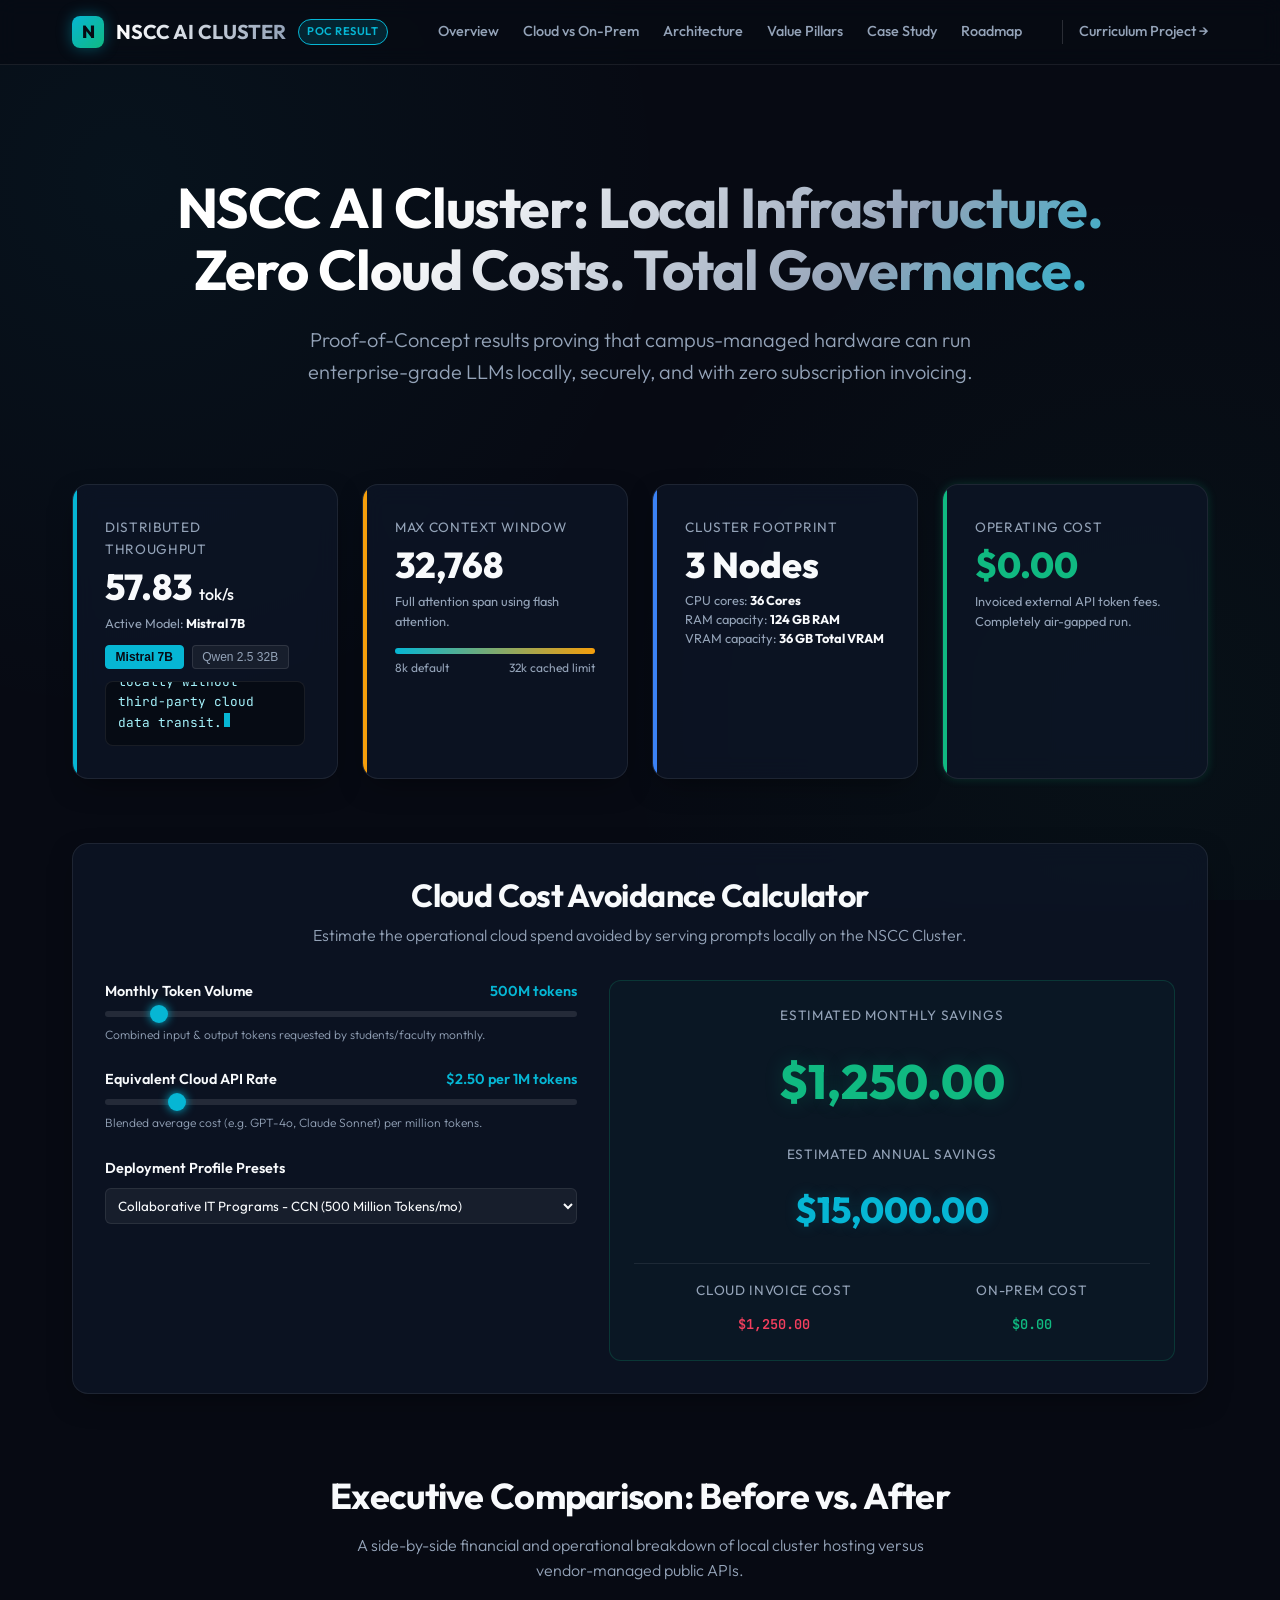
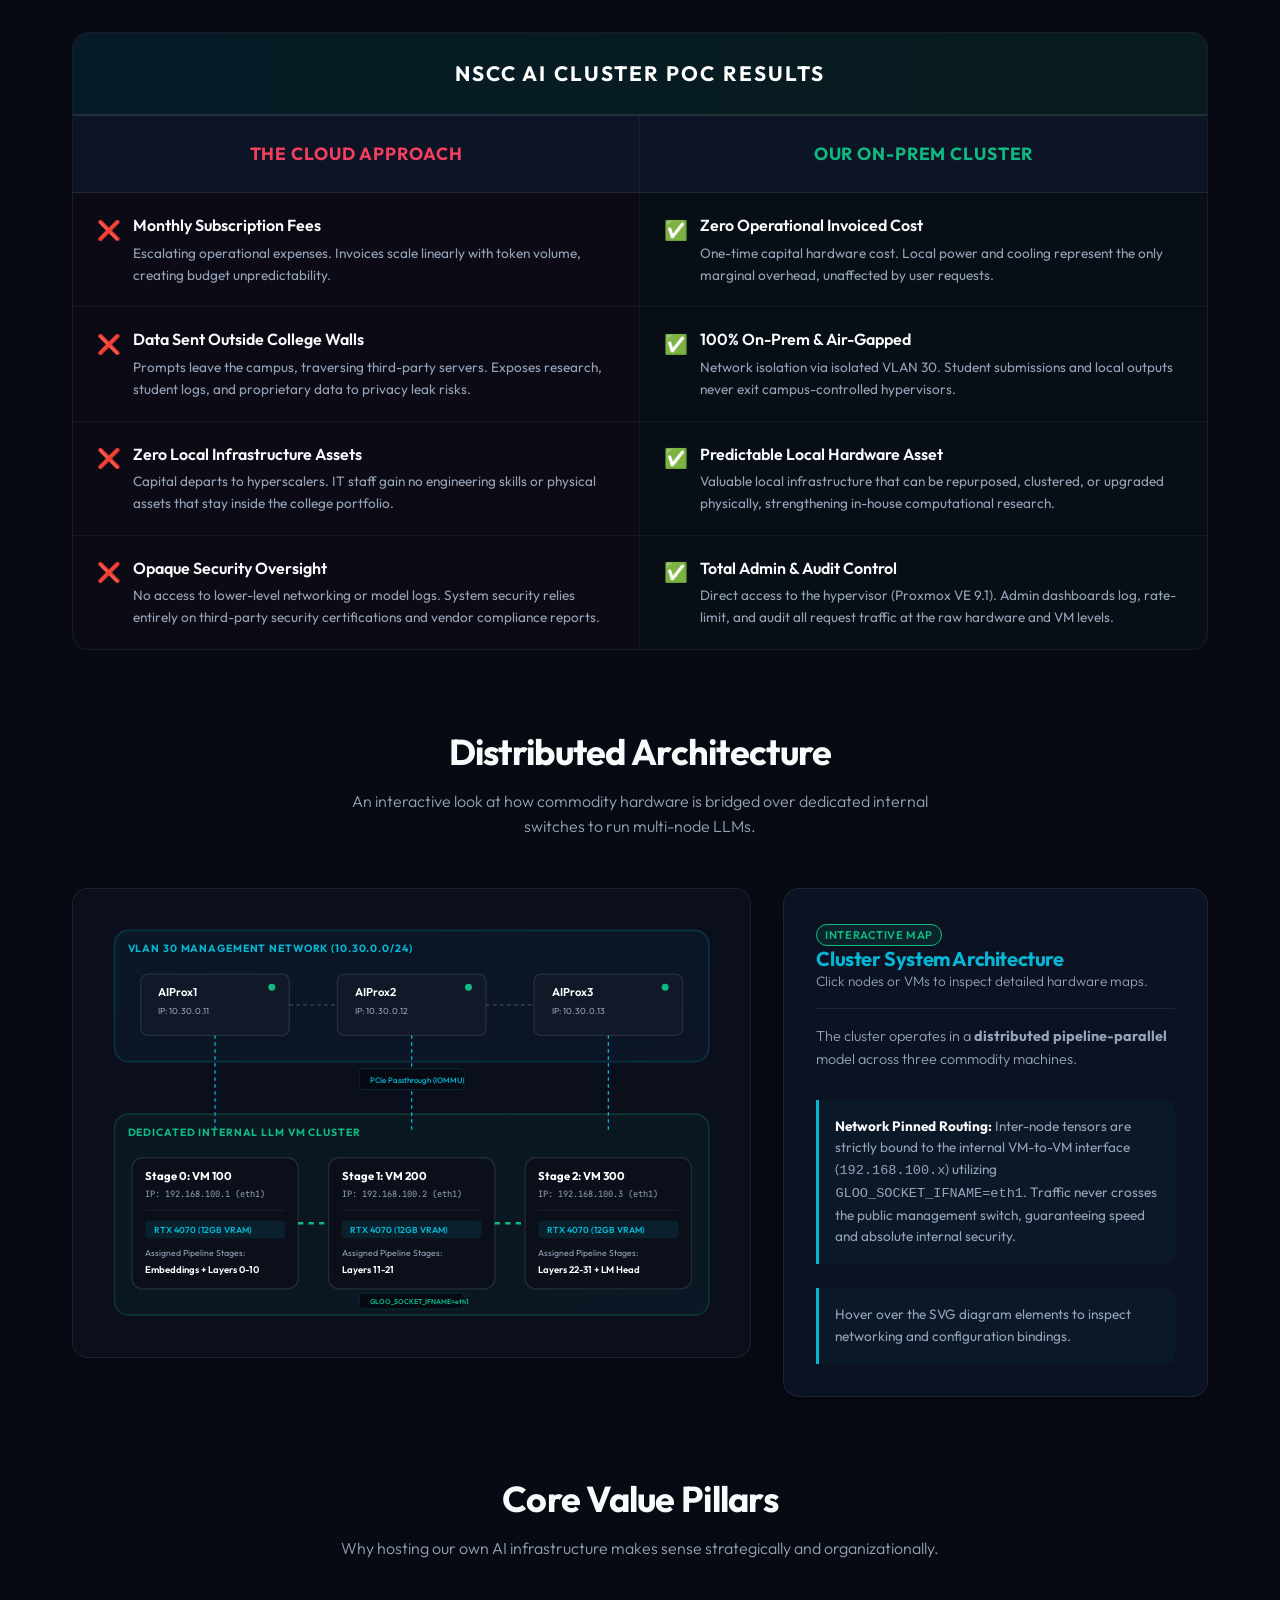
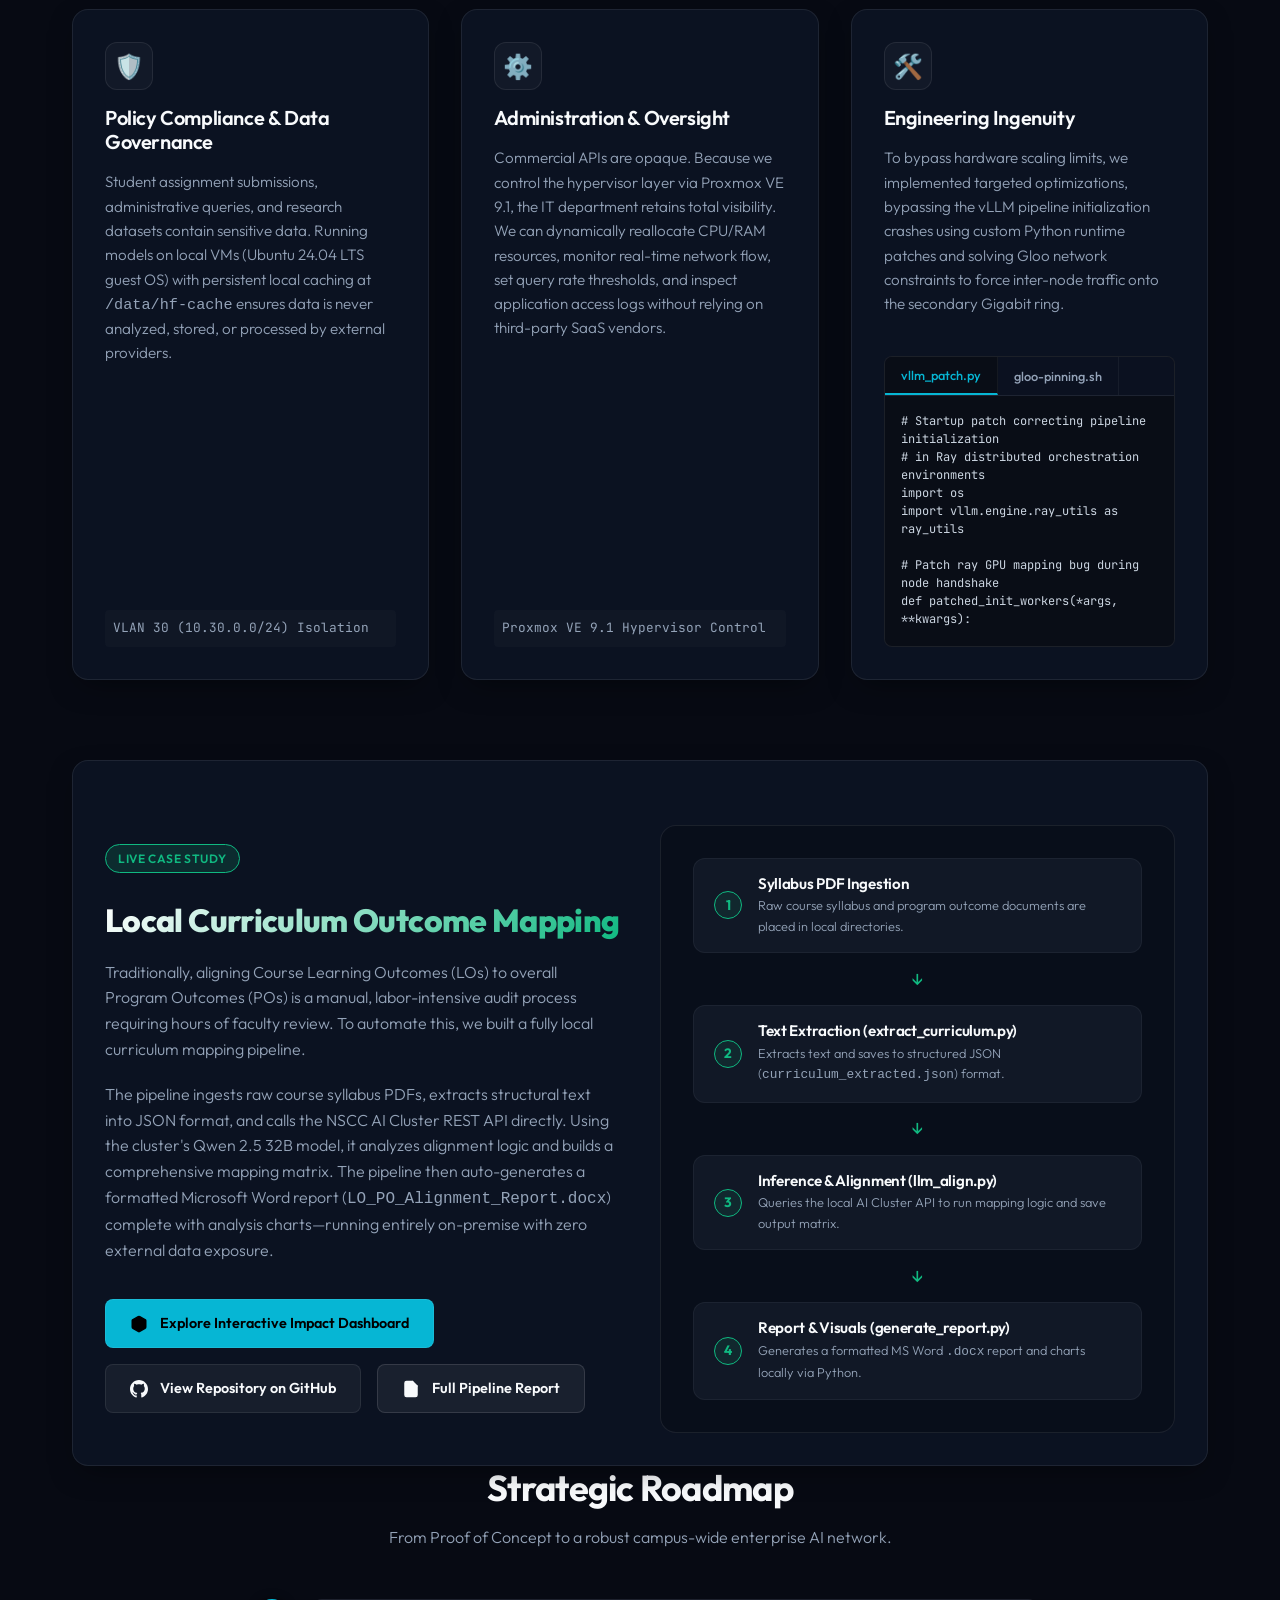
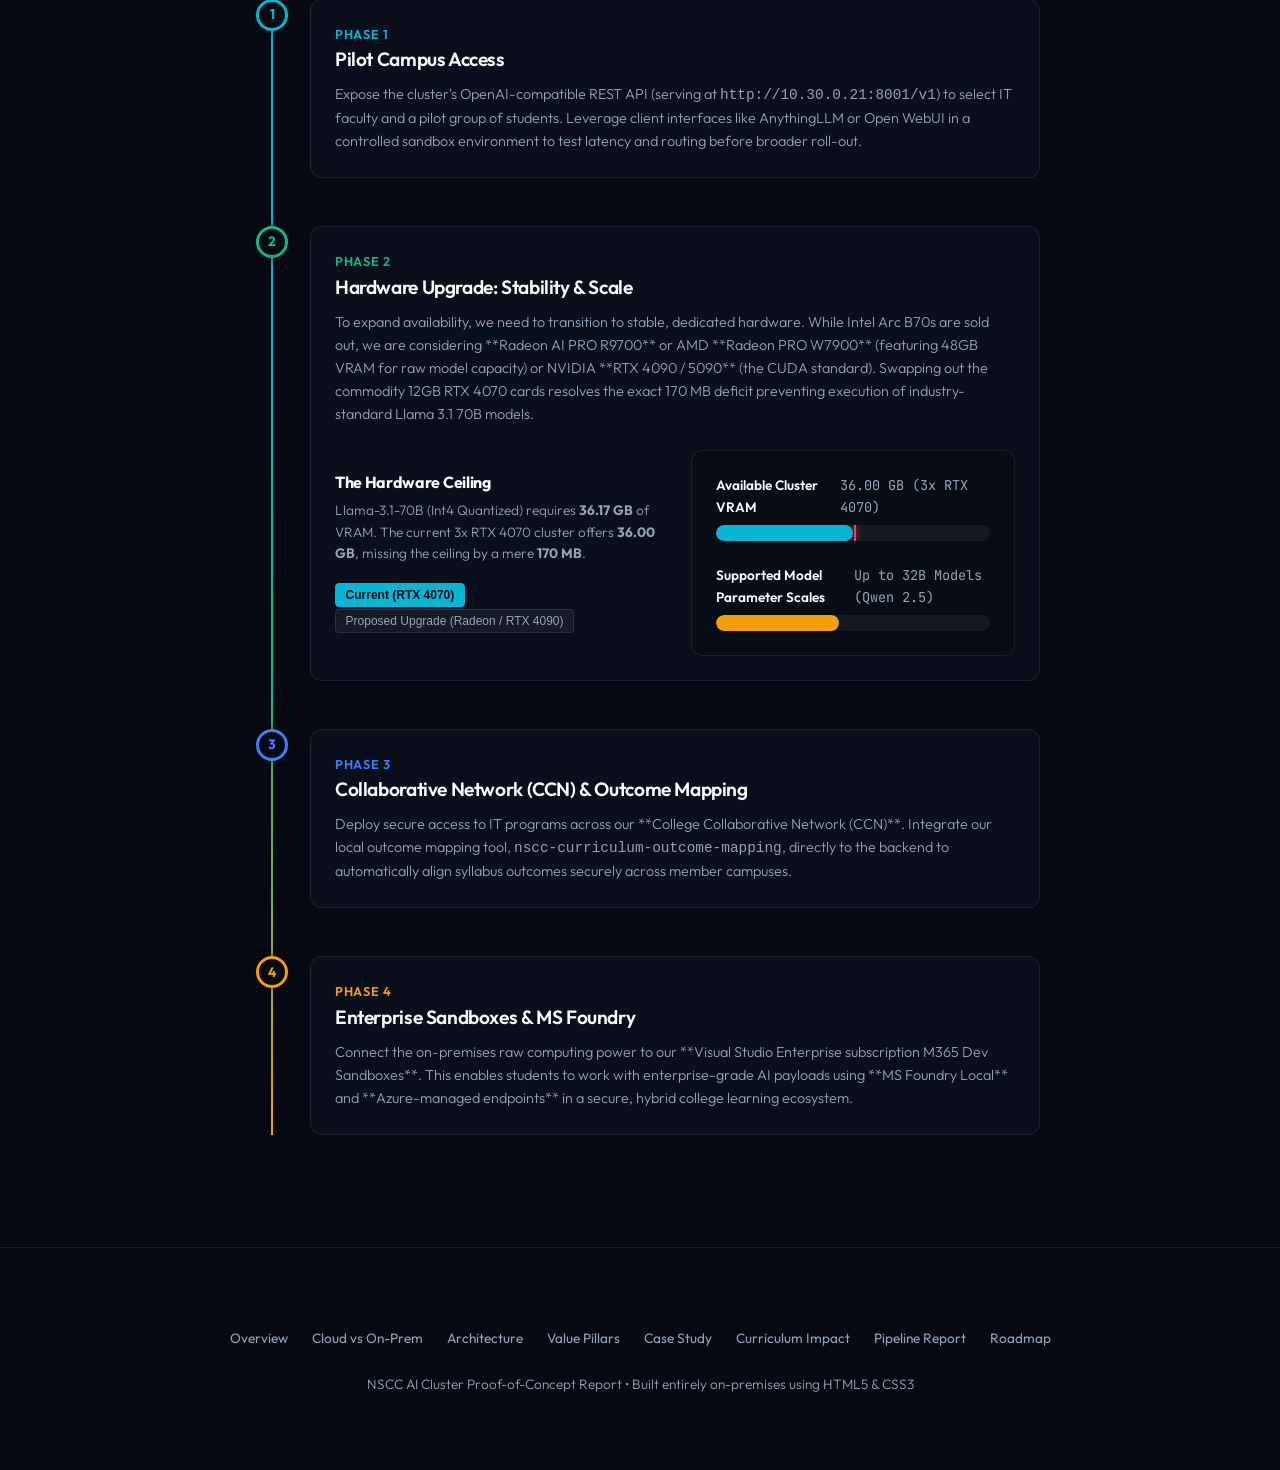
<file: index.html>
<!DOCTYPE html>
<html lang="en">
<head>
  <meta charset="UTF-8">
  <meta name="viewport" content="width=device-width, initial-scale=1.0">
  <title>NSCC AI Cluster POC: Local Infrastructure. Zero Cloud Costs. Total Governance.</title>
  <meta name="description" content="Explore the Proof-of-Concept results of the NSCC AI Cluster. Read performance reports, cost savings analysis, interactive system architecture maps, and the strategic upgrade roadmap.">
  <link rel="stylesheet" href="style.css">
</head>
<body>

  <!-- Header -->
  <header>
    <div class="header-container">
      <div class="logo-area">
        <div class="logo-icon">N</div>
        <span class="logo-text">NSCC AI CLUSTER</span>
        <span class="badge-poc">POC Result</span>
      </div>
    <nav>
      <a href="#stats">Overview</a>
      <a href="#comparison">Cloud vs On-Prem</a>
      <a href="#architecture">Architecture</a>
      <a href="#pillars">Value Pillars</a>
      <a href="#case-study">Case Study</a>
      <a href="#roadmap">Roadmap</a>
      <a href="reports/index.html" style="margin-left:16px; border-left:1px solid rgba(255,255,255,0.15); padding-left:16px;">Curriculum Project →</a>
    </nav>
    </div>
  </header>

  <div class="container">
    
    <!-- Hero Header -->
    <section class="hero">
      <h1>NSCC AI Cluster: Local Infrastructure. <br><span style="color: var(--color-primary);">Zero Cloud Costs. Total Governance.</span></h1>
      <p class="lead">Proof-of-Concept results proving that campus-managed hardware can run enterprise-grade LLMs locally, securely, and with zero subscription invoicing.</p>
    </section>

    <!-- KPI Dashboard -->
    <section id="stats" style="scroll-margin-top: 100px;">
      <div class="kpi-grid">
        
        <!-- Throughput KPI Card -->
        <div class="glass-card kpi-card" style="--card-accent: var(--color-primary);">
          <div class="kpi-label">Distributed Throughput</div>
          <div class="kpi-value" id="kpi-throughput-val">57.83 <span style="font-size: 1rem; font-weight: 500;">tok/s</span></div>
          <div class="kpi-sub">Active Model: <strong id="kpi-active-model">Mistral 7B</strong></div>
          <div class="kpi-throughput-toggle">
            <button class="toggle-btn active" id="btn-mistral" onclick="toggleThroughput('mistral')">Mistral 7B</button>
            <button class="toggle-btn" id="btn-qwen" onclick="toggleThroughput('qwen')">Qwen 2.5 32B</button>
          </div>
          <!-- Typing Ticker Simulator -->
          <div class="ticker-simulation" id="ticker-sim-box">
            <span id="ticker-text"></span><span class="ticker-cursor"></span>
          </div>
        </div>

        <!-- Context KPI Card -->
        <div class="glass-card kpi-card" style="--card-accent: var(--color-warning);">
          <div class="kpi-label">Max Context window</div>
          <div class="kpi-value">32,768</div>
          <div class="kpi-sub">Full attention span using flash attention.</div>
          <div style="margin-top: 1rem; height: 6px; background: rgba(255,255,255,0.05); border-radius: 99px; overflow: hidden; position: relative;">
            <div style="width: 100%; height: 100%; background: linear-gradient(90deg, var(--color-primary), var(--color-warning));"></div>
          </div>
          <div style="display: flex; justify-content: space-between; font-size: 0.75rem; color: var(--color-text-secondary); margin-top: 0.25rem;">
            <span>8k default</span>
            <span>32k cached limit</span>
          </div>
        </div>

        <!-- Footprint KPI Card -->
        <div class="glass-card kpi-card" style="--card-accent: #3b82f6;">
          <div class="kpi-label">Cluster Footprint</div>
          <div class="kpi-value">3 Nodes</div>
          <div class="kpi-sub" style="line-height: 1.5; margin-top: 0.5rem;">
            CPU cores: <strong>36 Cores</strong><br>
            RAM capacity: <strong>124 GB RAM</strong><br>
            VRAM capacity: <strong>36 GB Total VRAM</strong>
          </div>
        </div>

        <!-- Operating Cost Card -->
        <div class="glass-card kpi-card pulse-emerald" style="--card-accent: var(--color-success);">
          <div class="kpi-label">Operating Cost</div>
          <div class="kpi-value" style="color: var(--color-success);">$0.00</div>
          <div class="kpi-sub">Invoiced external API token fees. Completely air-gapped run.</div>
        </div>

      </div>

      <!-- Cost-Savings Calculator Panel -->
      <div class="glass-card savings-calculator">
        <div class="calculator-header">
          <h2>Cloud Cost Avoidance Calculator</h2>
          <p>Estimate the operational cloud spend avoided by serving prompts locally on the NSCC Cluster.</p>
        </div>
        <div class="calculator-grid">
          <div class="calculator-inputs">
            
            <div class="input-group">
              <label class="input-label" for="slider-tokens">
                <span>Monthly Token Volume</span>
                <span class="value-display" id="token-val-display">500M tokens</span>
              </label>
              <input type="range" class="slider-input" id="slider-tokens" min="10" max="5000" step="10" value="500" oninput="calculateSavings()">
              <p style="font-size: 0.75rem; color: var(--color-text-secondary);">Combined input & output tokens requested by students/faculty monthly.</p>
            </div>

            <div class="input-group">
              <label class="input-label" for="slider-api-rate">
                <span>Equivalent Cloud API Rate</span>
                <span class="value-display" id="api-rate-display">$2.50 per 1M tokens</span>
              </label>
              <input type="range" class="slider-input" id="slider-api-rate" min="0.5" max="15.0" step="0.5" value="2.50" oninput="calculateSavings()">
              <p style="font-size: 0.75rem; color: var(--color-text-secondary);">Blended average cost (e.g. GPT-4o, Claude Sonnet) per million tokens.</p>
            </div>

            <div class="input-group">
              <label class="input-label" for="select-campus-scale">
                <span>Deployment Profile Presets</span>
              </label>
              <select id="select-campus-scale" onchange="applyPreset(this.value)" style="background: rgba(255,255,255,0.05); color: var(--color-text-primary); border: var(--border-glass); padding: 0.5rem; border-radius: 6px; font-family: var(--font-sans); outline: none;">
                <option value="custom">-- Custom Settings --</option>
                <option value="small">Pilot Class / Dev Sandbox (50 Million Tokens/mo)</option>
                <option value="medium" selected>Collaborative IT Programs - CCN (500 Million Tokens/mo)</option>
                <option value="large">Full CCN Enterprise Roll-out (2.5 Billion Tokens/mo)</option>
              </select>
            </div>

          </div>
          <div class="calculator-results">
            <span class="kpi-label">Estimated Monthly Savings</span>
            <div class="results-value" id="savings-monthly">$125.00</div>
            <span class="kpi-label" style="margin-top: 1rem;">Estimated Annual Savings</span>
            <div class="results-value" id="savings-annual" style="font-size: 2.25rem; color: var(--color-primary); text-shadow: 0 0 15px rgba(6, 182, 212, 0.2);">$1,500.00</div>
            
            <div class="results-compare">
              <div class="results-compare-col cloud">
                <span class="kpi-label">Cloud Invoice Cost</span>
                <span class="cost" id="compare-cloud-cost">$125.00</span>
              </div>
              <div class="results-compare-col onprem">
                <span class="kpi-label">On-Prem Cost</span>
                <span class="cost">$0.00</span>
              </div>
            </div>
          </div>
        </div>
      </div>
    </section>

    <!-- Cloud vs On-Prem Infographic -->
    <section id="comparison" style="margin-top: 5rem; scroll-margin-top: 100px;">
      <h2 class="section-title">Executive Comparison: Before vs. After</h2>
      <p class="section-subtitle">A side-by-side financial and operational breakdown of local cluster hosting versus vendor-managed public APIs.</p>
      
      <div class="infographic-wrapper">
        <table class="info-table">
          <thead>
            <tr>
              <th colspan="2" class="header-main">NSCC AI Cluster POC Results</th>
            </tr>
            <tr>
              <th class="col-cloud" style="color: var(--color-alert);">The Cloud Approach</th>
              <th class="col-onprem" style="color: var(--color-success);">Our On-Prem Cluster</th>
            </tr>
          </thead>
          <tbody>
            <tr>
              <td class="col-cloud">
                <div class="cell-content">
                  <div class="cell-icon" style="color: var(--color-alert);">❌</div>
                  <div>
                    <div class="cell-title">Monthly Subscription Fees</div>
                    <div class="cell-desc">Escalating operational expenses. Invoices scale linearly with token volume, creating budget unpredictability.</div>
                  </div>
                </div>
              </td>
              <td class="col-onprem">
                <div class="cell-content">
                  <div class="cell-icon" style="color: var(--color-success);">✅</div>
                  <div>
                    <div class="cell-title">Zero Operational Invoiced Cost</div>
                    <div class="cell-desc">One-time capital hardware cost. Local power and cooling represent the only marginal overhead, unaffected by user requests.</div>
                  </div>
                </div>
              </td>
            </tr>
            <tr>
              <td class="col-cloud">
                <div class="cell-content">
                  <div class="cell-icon" style="color: var(--color-alert);">❌</div>
                  <div>
                    <div class="cell-title">Data Sent Outside College Walls</div>
                    <div class="cell-desc">Prompts leave the campus, traversing third-party servers. Exposes research, student logs, and proprietary data to privacy leak risks.</div>
                  </div>
                </div>
              </td>
              <td class="col-onprem">
                <div class="cell-content">
                  <div class="cell-icon" style="color: var(--color-success);">✅</div>
                  <div>
                    <div class="cell-title">100% On-Prem & Air-Gapped</div>
                    <div class="cell-desc">Network isolation via isolated VLAN 30. Student submissions and local outputs never exit campus-controlled hypervisors.</div>
                  </div>
                </div>
              </td>
            </tr>
            <tr>
              <td class="col-cloud">
                <div class="cell-content">
                  <div class="cell-icon" style="color: var(--color-alert);">❌</div>
                  <div>
                    <div class="cell-title">Zero Local Infrastructure Assets</div>
                    <div class="cell-desc">Capital departs to hyperscalers. IT staff gain no engineering skills or physical assets that stay inside the college portfolio.</div>
                  </div>
                </div>
              </td>
              <td class="col-onprem">
                <div class="cell-content">
                  <div class="cell-icon" style="color: var(--color-success);">✅</div>
                  <div>
                    <div class="cell-title">Predictable Local Hardware Asset</div>
                    <div class="cell-desc">Valuable local infrastructure that can be repurposed, clustered, or upgraded physically, strengthening in-house computational research.</div>
                  </div>
                </div>
              </td>
            </tr>
            <tr>
              <td class="col-cloud">
                <div class="cell-content">
                  <div class="cell-icon" style="color: var(--color-alert);">❌</div>
                  <div>
                    <div class="cell-title">Opaque Security Oversight</div>
                    <div class="cell-desc">No access to lower-level networking or model logs. System security relies entirely on third-party security certifications and vendor compliance reports.</div>
                  </div>
                </div>
              </td>
              <td class="col-onprem">
                <div class="cell-content">
                  <div class="cell-icon" style="color: var(--color-success);">✅</div>
                  <div>
                    <div class="cell-title">Total Admin & Audit Control</div>
                    <div class="cell-desc">Direct access to the hypervisor (Proxmox VE 9.1). Admin dashboards log, rate-limit, and audit all request traffic at the raw hardware and VM levels.</div>
                  </div>
                </div>
              </td>
            </tr>
          </tbody>
        </table>
      </div>
    </section>

    <!-- Interactive Architecture Map -->
    <section id="architecture" style="scroll-margin-top: 100px;">
      <h2 class="section-title">Distributed Architecture</h2>
      <p class="section-subtitle">An interactive look at how commodity hardware is bridged over dedicated internal switches to run multi-node LLMs.</p>
      
      <div class="architecture-container">
        
        <!-- SVG Architecture Drawing -->
        <div class="architecture-map-box">
          <svg class="map-svg" viewBox="0 0 720 480" fill="none" xmlns="http://www.w3.org/2000/svg">
            <!-- Gradients & Shadows definitions -->
            <defs>
              <linearGradient id="grad-vlan" x1="0%" y1="0%" x2="100%" y2="100%">
                <stop offset="0%" stop-color="#06b6d4" stop-opacity="0.05" />
                <stop offset="100%" stop-color="#3b82f6" stop-opacity="0.05" />
              </linearGradient>
              <linearGradient id="grad-vms" x1="0%" y1="0%" x2="100%" y2="100%">
                <stop offset="0%" stop-color="#10b981" stop-opacity="0.05" />
                <stop offset="100%" stop-color="#06b6d4" stop-opacity="0.05" />
              </linearGradient>
            </defs>

            <!-- VLAN 30 Boundary -->
            <rect x="20" y="20" width="680" height="150" rx="16" fill="url(#grad-vlan)" stroke="rgba(6, 182, 212, 0.2)" stroke-width="2" />
            <text x="35" y="45" fill="var(--color-primary)" font-family="var(--font-sans)" font-weight="700" font-size="12" letter-spacing="1">VLAN 30 MANAGEMENT NETWORK (10.30.0.0/24)</text>

            <!-- Proxmox Nodes (AIProx1, 2, 3) -->
            <!-- AIProx1 -->
            <g class="svg-interactive" id="svg-node-1" onclick="selectArchItem('aiprox1')">
              <rect x="50" y="70" width="170" height="70" rx="8" fill="#111827" stroke="rgba(255,255,255,0.1)" stroke-width="1.5" />
              <text x="70" y="95" fill="#fff" font-family="var(--font-sans)" font-weight="600" font-size="13">AIProx1</text>
              <text x="70" y="115" fill="var(--color-text-secondary)" font-family="var(--font-sans)" font-size="10">IP: 10.30.0.11</text>
              <circle cx="200" cy="85" r="4" fill="var(--color-success)" />
            </g>
            <!-- AIProx2 -->
            <g class="svg-interactive" id="svg-node-2" onclick="selectArchItem('aiprox2')">
              <rect x="275" y="70" width="170" height="70" rx="8" fill="#111827" stroke="rgba(255,255,255,0.1)" stroke-width="1.5" />
              <text x="295" y="95" fill="#fff" font-family="var(--font-sans)" font-weight="600" font-size="13">AIProx2</text>
              <text x="295" y="115" fill="var(--color-text-secondary)" font-family="var(--font-sans)" font-size="10">IP: 10.30.0.12</text>
              <circle cx="425" cy="85" r="4" fill="var(--color-success)" />
            </g>
            <!-- AIProx3 -->
            <g class="svg-interactive" id="svg-node-3" onclick="selectArchItem('aiprox3')">
              <rect x="500" y="70" width="170" height="70" rx="8" fill="#111827" stroke="rgba(255,255,255,0.1)" stroke-width="1.5" />
              <text x="520" y="95" fill="#fff" font-family="var(--font-sans)" font-weight="600" font-size="13">AIProx3</text>
              <text x="520" y="115" fill="var(--color-text-secondary)" font-family="var(--font-sans)" font-size="10">IP: 10.30.0.13</text>
              <circle cx="650" cy="85" r="4" fill="var(--color-success)" />
            </g>

            <!-- Links between Management Nodes -->
            <path d="M 220 105 L 275 105" stroke="rgba(255,255,255,0.15)" stroke-width="2" stroke-dasharray="4" />
            <path d="M 445 105 L 500 105" stroke="rgba(255,255,255,0.15)" stroke-width="2" stroke-dasharray="4" />

            <!-- PCIe Passthrough arrows -->
            <path d="M 135 140 L 135 250" stroke="var(--color-primary)" stroke-width="1.5" stroke-dasharray="4" marker-end="url(#arrow)" />
            <path d="M 360 140 L 360 250" stroke="var(--color-primary)" stroke-width="1.5" stroke-dasharray="4" />
            <path d="M 585 140 L 585 250" stroke="var(--color-primary)" stroke-width="1.5" stroke-dasharray="4" />
            
            <!-- Connection Text (PCIe) -->
            <rect x="300" y="178" width="120" height="24" rx="4" fill="#070a13" stroke="rgba(6, 182, 212, 0.2)" />
            <text x="312" y="194" fill="var(--color-primary)" font-family="var(--font-sans)" font-weight="500" font-size="9">PCIe Passthrough (IOMMU)</text>

            <!-- VM Cluster Boundary -->
            <rect x="20" y="230" width="680" height="230" rx="16" fill="url(#grad-vms)" stroke="rgba(16, 185, 129, 0.2)" stroke-width="2" />
            <text x="35" y="255" fill="var(--color-success)" font-family="var(--font-sans)" font-weight="700" font-size="12" letter-spacing="1">DEDICATED INTERNAL LLM VM CLUSTER</text>

            <!-- VMs -->
            <!-- VM 100 -->
            <g class="svg-interactive" id="svg-vm-1" onclick="selectArchItem('vm100')">
              <rect x="40" y="280" width="190" height="150" rx="12" fill="#0b0f19" stroke="rgba(255,255,255,0.1)" stroke-width="1.5" />
              <text x="55" y="305" fill="#fff" font-family="var(--font-sans)" font-weight="700" font-size="13">Stage 0: VM 100</text>
              <text x="55" y="325" fill="var(--color-text-secondary)" font-family="var(--font-mono)" font-size="10">IP: 192.168.100.1 (eth1)</text>
              <line x1="55" y1="340" x2="215" y2="340" stroke="rgba(255,255,255,0.08)" />
              <rect x="55" y="352" width="160" height="20" rx="4" fill="rgba(6,182,212,0.1)" />
              <text x="65" y="366" fill="var(--color-primary)" font-family="var(--font-sans)" font-weight="600" font-size="10">RTX 4070 (12GB VRAM)</text>
              <text x="55" y="392" fill="var(--color-text-secondary)" font-family="var(--font-sans)" font-size="10">Assigned Pipeline Stages:</text>
              <text x="55" y="412" fill="#fff" font-family="var(--font-sans)" font-weight="600" font-size="11">Embeddings + Layers 0-10</text>
            </g>

            <!-- VM 200 -->
            <g class="svg-interactive" id="svg-vm-2" onclick="selectArchItem('vm200')">
              <rect x="265" y="280" width="190" height="150" rx="12" fill="#0b0f19" stroke="rgba(255,255,255,0.1)" stroke-width="1.5" />
              <text x="280" y="305" fill="#fff" font-family="var(--font-sans)" font-weight="700" font-size="13">Stage 1: VM 200</text>
              <text x="280" y="325" fill="var(--color-text-secondary)" font-family="var(--font-mono)" font-size="10">IP: 192.168.100.2 (eth1)</text>
              <line x1="280" y1="340" x2="440" y2="340" stroke="rgba(255,255,255,0.08)" />
              <rect x="280" y="352" width="160" height="20" rx="4" fill="rgba(6,182,212,0.1)" />
              <text x="290" y="366" fill="var(--color-primary)" font-family="var(--font-sans)" font-weight="600" font-size="10">RTX 4070 (12GB VRAM)</text>
              <text x="280" y="392" fill="var(--color-text-secondary)" font-family="var(--font-sans)" font-size="10">Assigned Pipeline Stages:</text>
              <text x="280" y="412" fill="#fff" font-family="var(--font-sans)" font-weight="600" font-size="11">Layers 11-21</text>
            </g>

            <!-- VM 300 -->
            <g class="svg-interactive" id="svg-vm-3" onclick="selectArchItem('vm300')">
              <rect x="490" y="280" width="190" height="150" rx="12" fill="#0b0f19" stroke="rgba(255,255,255,0.1)" stroke-width="1.5" />
              <text x="505" y="305" fill="#fff" font-family="var(--font-sans)" font-weight="700" font-size="13">Stage 2: VM 300</text>
              <text x="505" y="325" fill="var(--color-text-secondary)" font-family="var(--font-mono)" font-size="10">IP: 192.168.100.3 (eth1)</text>
              <line x1="505" y1="340" x2="665" y2="340" stroke="rgba(255,255,255,0.08)" />
              <rect x="505" y="352" width="160" height="20" rx="4" fill="rgba(6,182,212,0.1)" />
              <text x="515" y="366" fill="var(--color-primary)" font-family="var(--font-sans)" font-weight="600" font-size="10">RTX 4070 (12GB VRAM)</text>
              <text x="505" y="392" fill="var(--color-text-secondary)" font-family="var(--font-sans)" font-size="10">Assigned Pipeline Stages:</text>
              <text x="505" y="412" fill="#fff" font-family="var(--font-sans)" font-weight="600" font-size="11">Layers 22-31 + LM Head</text>
            </g>

            <!-- Inter-VM communication link -->
            <path id="gloo-link-1" d="M 230 355 L 265 355" stroke="var(--color-success)" stroke-width="3" stroke-dasharray="5" class="svg-link-active" />
            <path id="gloo-link-2" d="M 455 355 L 490 355" stroke="var(--color-success)" stroke-width="3" stroke-dasharray="5" class="svg-link-active" />
            
            <!-- Pinning Marker label -->
            <rect x="300" y="435" width="120" height="18" rx="4" fill="#070a13" stroke="rgba(16, 185, 129, 0.2)" />
            <text x="312" y="447" fill="var(--color-success)" font-family="var(--font-sans)" font-weight="600" font-size="8">GLOO_SOCKET_IFNAME=eth1</text>
          </svg>
        </div>

        <!-- Node Details Pane -->
        <div class="glass-card architecture-info-pane">
          <div class="info-pane-details">
            <div class="info-pane-header">
              <span id="active-item-badge" class="badge-poc" style="background: rgba(16, 185, 129, 0.1); border-color: var(--color-success); color: var(--color-success);">Interactive Map</span>
              <h3 class="info-pane-title" id="arch-detail-title">Cluster System Architecture</h3>
              <p class="info-pane-subtitle" id="arch-detail-subtitle">Click nodes or VMs to inspect detailed hardware maps.</p>
            </div>
            
            <div class="info-pane-specs" id="arch-specs-default">
              <p>The cluster operates in a <strong>distributed pipeline-parallel</strong> model across three commodity machines.</p>
              <div class="architecture-callout" style="margin-top: 1rem;">
                <strong>Network Pinned Routing:</strong> Inter-node tensors are strictly bound to the internal VM-to-VM interface (<code>192.168.100.x</code>) utilizing <code>GLOO_SOCKET_IFNAME=eth1</code>. Traffic never crosses the public management switch, guaranteeing speed and absolute internal security.
              </div>
            </div>

            <div class="info-pane-specs" id="arch-specs-custom" style="display: none;">
              <!-- Dynamically populated -->
            </div>
          </div>
          
          <div class="architecture-callout" id="pane-bottom-callout">
            Hover over the SVG diagram elements to inspect networking and configuration bindings.
          </div>
        </div>

      </div>
    </section>

    <!-- Value Pillars Section -->
    <section id="pillars" style="scroll-margin-top: 100px;">
      <h2 class="section-title">Core Value Pillars</h2>
      <p class="section-subtitle">Why hosting our own AI infrastructure makes sense strategically and organizationally.</p>
      
      <div class="pillars-grid">
        
        <!-- Pillar 1 -->
        <div class="glass-card pillar-card compliance">
          <div class="pillar-icon">🛡️</div>
          <h3 class="pillar-title">Policy Compliance & Data Governance</h3>
          <p class="pillar-desc">
            Student assignment submissions, administrative queries, and research datasets contain sensitive data. Running models on local VMs (Ubuntu 24.04 LTS guest OS) with persistent local caching at <code>/data/hf-cache</code> ensures data is never analyzed, stored, or processed by external providers.
          </p>
          <div style="font-size: 0.8rem; font-family: var(--font-mono); color: var(--color-text-secondary); background: rgba(255,255,255,0.02); padding: 0.5rem; border-radius: 4px;">
            VLAN 30 (10.30.0.0/24) Isolation
          </div>
        </div>

        <!-- Pillar 2 -->
        <div class="glass-card pillar-card admin">
          <div class="pillar-icon">⚙️</div>
          <h3 class="pillar-title">Administration & Oversight</h3>
          <p class="pillar-desc">
            Commercial APIs are opaque. Because we control the hypervisor layer via Proxmox VE 9.1, the IT department retains total visibility. We can dynamically reallocate CPU/RAM resources, monitor real-time network flow, set query rate thresholds, and inspect application access logs without relying on third-party SaaS vendors.
          </p>
          <div style="font-size: 0.8rem; font-family: var(--font-mono); color: var(--color-text-secondary); background: rgba(255,255,255,0.02); padding: 0.5rem; border-radius: 4px;">
            Proxmox VE 9.1 Hypervisor Control
          </div>
        </div>

        <!-- Pillar 3 -->
        <div class="glass-card pillar-card ingenuity">
          <div class="pillar-icon">🛠️</div>
          <h3 class="pillar-title">Engineering Ingenuity</h3>
          <p class="pillar-desc">
            To bypass hardware scaling limits, we implemented targeted optimizations, bypassing the vLLM pipeline initialization crashes using custom Python runtime patches and solving Gloo network constraints to force inter-node traffic onto the secondary Gigabit ring.
          </p>
          
          <!-- Code Tabs -->
          <div class="code-tab-container">
            <div class="code-tab-headers">
              <button class="code-tab-btn active" onclick="switchCodeTab(this, 'vllm')">vllm_patch.py</button>
              <button class="code-tab-btn" onclick="switchCodeTab(this, 'gloo')">gloo-pinning.sh</button>
            </div>
            <div class="code-tab-body">
              <pre class="code-pre" id="code-content-vllm"># Startup patch correcting pipeline initialization
# in Ray distributed orchestration environments
import os
import vllm.engine.ray_utils as ray_utils

# Patch ray GPU mapping bug during node handshake
def patched_init_workers(*args, **kwargs):
    os.environ["RAY_EXPERIMENTAL_NOSET_CUDA_VISIBLE_DEVICES"] = "0"
    return original_init(*args, **kwargs)

original_init = ray_utils.initialize_workers
ray_utils.initialize_workers = patched_init_workers</pre>
              <pre class="code-pre" id="code-content-gloo" style="display: none;"># Pinned network interface configurations
# Prevents Gloo from attempting routing over public management gateway
export GLOO_SOCKET_IFNAME=eth1
export TP_SOCKET_IFNAME=eth1
export NCCL_SOCKET_IFNAME=eth1

# Launch Ray Worker bound to specific node IP
ray start --address='192.168.100.1:6379' \
          --node-ip-address='192.168.100.2' \
          --block</pre>
            </div>
          </div>

        </div>

      </div>
    </section>

    <!-- Case Study Section -->
    <section id="case-study" style="margin-top: 5rem; scroll-margin-top: 100px;">
      <div class="glass-card">
        <div class="case-study-grid">
          <div class="case-study-content">
            <span class="case-study-badge">Live Case Study</span>
            <h2 class="case-study-title">Local Curriculum Outcome Mapping</h2>
            <p>Traditionally, aligning Course Learning Outcomes (LOs) to overall Program Outcomes (POs) is a manual, labor-intensive audit process requiring hours of faculty review. To automate this, we built a fully local curriculum mapping pipeline.</p>
            <p>The pipeline ingests raw course syllabus PDFs, extracts structural text into JSON format, and calls the NSCC AI Cluster REST API directly. Using the cluster's Qwen 2.5 32B model, it analyzes alignment logic and builds a comprehensive mapping matrix. The pipeline then auto-generates a formatted Microsoft Word report (<code>LO_PO_Alignment_Report.docx</code>) complete with analysis charts—running entirely on-premise with zero external data exposure.</p>
            
            <div class="github-btn-wrap" style="display: flex; gap: 1rem; flex-wrap: wrap;">
              <a href="curriculum-dashboard/index.html" class="github-btn" style="background-color: var(--color-primary); color: #000;">
                <svg viewBox="0 0 24 24" xmlns="http://www.w3.org/2000/svg" fill="none" stroke="currentColor" stroke-width="2" stroke-linecap="round" stroke-linejoin="round">
                  <path d="M21 16V8a2 2 0 0 0-1-1.73l-7-4a2 2 0 0 0-2 0l-7 4A2 2 0 0 0 3 8v8a2 2 0 0 0 1 1.73l7 4a2 2 0 0 0 2 0l7-4A2 2 0 0 0 21 16z"></path><polyline points="3.27 6.96 12 12.01 20.73 6.96"></polyline><line x1="12" y1="22.08" x2="12" y2="12"></line>
                </svg>
                Explore Interactive Impact Dashboard
              </a>
              <a href="https://github.com/redmondmj/nscc-curriculum-outcome-mapping" target="_blank" class="github-btn">
                <svg viewBox="0 0 24 24" xmlns="http://www.w3.org/2000/svg" fill="currentColor">
                  <path d="M12 0c-6.626 0-12 5.373-12 12 0 5.302 3.438 9.8 8.207 11.387.599.111.793-.261.793-.577v-2.234c-3.338.726-4.033-1.416-4.033-1.416-.546-1.387-1.333-1.756-1.333-1.756-1.089-.745.083-.729.083-.729 1.205.084 1.839 1.237 1.839 1.237 1.07 1.834 2.807 1.304 3.492.997.107-.775.418-1.305.762-1.604-2.665-.305-5.467-1.334-5.467-5.931 0-1.311.469-2.381 1.236-3.221-.124-.303-.535-1.524.117-3.176 0 0 1.008-.322 3.301 1.23.957-.266 1.983-.399 3.003-.404 1.02.005 2.047.138 3.006.404 2.291-1.552 3.297-1.23 3.297-1.23.653 1.653.242 2.874.118 3.176.77.84 1.235 1.911 1.235 3.221 0 4.609-2.807 5.624-5.479 5.921.43.372.823 1.102.823 2.222v3.293c0 .319.192.694.801.576 4.765-1.589 8.199-6.086 8.199-11.386 0-6.627-5.373-12-12-12z"/>
                </svg>
                View Repository on GitHub
              </a>
              <a href="reports/accomplishment-report.html" class="github-btn" style="background-color: rgba(255,255,255,0.06); border: 1px solid rgba(255,255,255,0.12);">
                <svg viewBox="0 0 24 24" xmlns="http://www.w3.org/2000/svg" fill="none" stroke="currentColor" stroke-width="2" stroke-linecap="round" stroke-linejoin="round">
                  <path d="M14 2H6a2 2 0 0 0-2 2v16a2 2 0 0 0 2 2h12a2 2 0 0 0 2-2V8z"></path><polyline points="14 2 14 8 20 8"></polyline><line x1="16" y1="13" x2="8" y2="13"></line><line x1="16" y1="17" x2="8" y2="17"></line><polyline points="10 9 9 9 8 9"></polyline>
                </svg>
                Full Pipeline Report
              </a>
            </div>
          </div>
          
          <div class="flowchart-wrapper">
            <div class="flowchart-step-card">
              <div class="flowchart-step-number">1</div>
              <div class="flowchart-step-info">
                <h4 class="flowchart-step-title">Syllabus PDF Ingestion</h4>
                <p class="flowchart-step-desc">Raw course syllabus and program outcome documents are placed in local directories.</p>
              </div>
            </div>
            
            <div class="flowchart-connector">↓</div>
            
            <div class="flowchart-step-card">
              <div class="flowchart-step-number">2</div>
              <div class="flowchart-step-info">
                <h4 class="flowchart-step-title">Text Extraction (extract_curriculum.py)</h4>
                <p class="flowchart-step-desc">Extracts text and saves to structured JSON (<code>curriculum_extracted.json</code>) format.</p>
              </div>
            </div>
            
            <div class="flowchart-connector">↓</div>
            
            <div class="flowchart-step-card">
              <div class="flowchart-step-number">3</div>
              <div class="flowchart-step-info">
                <h4 class="flowchart-step-title">Inference & Alignment (llm_align.py)</h4>
                <p class="flowchart-step-desc">Queries the local AI Cluster API to run mapping logic and save output matrix.</p>
              </div>
            </div>
            
            <div class="flowchart-connector">↓</div>
            
            <div class="flowchart-step-card">
              <div class="flowchart-step-number">4</div>
              <div class="flowchart-step-info">
                <h4 class="flowchart-step-title">Report & Visuals (generate_report.py)</h4>
                <p class="flowchart-step-desc">Generates a formatted MS Word <code>.docx</code> report and charts locally via Python.</p>
              </div>
            </div>
          </div>
        </div>
      </div>
    </section>

    <!-- Strategic Roadmap Timeline -->
    <section id="roadmap" style="scroll-margin-top: 100px;">
      <h2 class="section-title">Strategic Roadmap</h2>
      <p class="section-subtitle">From Proof of Concept to a robust campus-wide enterprise AI network.</p>
      
      <div class="timeline-wrapper">
        <div class="timeline">
          
          <!-- Phase 1 -->
          <div class="timeline-item phase1">
            <div class="timeline-marker">1</div>
            <div class="timeline-content">
              <div class="timeline-phase">Phase 1</div>
              <h3 class="timeline-title">Pilot Campus Access</h3>
              <p class="timeline-desc">
                Expose the cluster's OpenAI-compatible REST API (serving at <code>http://10.30.0.21:8001/v1</code>) to select IT faculty and a pilot group of students. Leverage client interfaces like AnythingLLM or Open WebUI in a controlled sandbox environment to test latency and routing before broader roll-out.
              </p>
            </div>
          </div>

          <!-- Phase 2 -->
          <div class="timeline-item phase2">
            <div class="timeline-marker">2</div>
            <div class="timeline-content">
              <div class="timeline-phase">Phase 2</div>
              <h3 class="timeline-title">Hardware Upgrade: Stability & Scale</h3>
              <p class="timeline-desc">
                To expand availability, we need to transition to stable, dedicated hardware. While Intel Arc B70s are sold out, we are considering **Radeon AI PRO R9700** or AMD **Radeon PRO W7900** (featuring 48GB VRAM for raw model capacity) or NVIDIA **RTX 4090 / 5090** (the CUDA standard). Swapping out the commodity 12GB RTX 4070 cards resolves the exact 170 MB deficit preventing execution of industry-standard Llama 3.1 70B models.
              </p>
              
              <!-- Interactive Hardware Pitch comparison tool -->
              <div class="hardware-pitch-container">
                <div>
                  <h4 style="margin-bottom: 0.5rem; font-size: 1rem;">The Hardware Ceiling</h4>
                  <p style="font-size: 0.85rem; margin-bottom: 1rem;">Llama-3.1-70B (Int4 Quantized) requires <strong>36.17 GB</strong> of VRAM. The current 3x RTX 4070 cluster offers <strong>36.00 GB</strong>, missing the ceiling by a mere <strong>170 MB</strong>.</p>
                  <button class="toggle-btn active" id="btn-chart-4070" onclick="updateHardwareChart('rtx4070')">Current (RTX 4070)</button>
                  <button class="toggle-btn" id="btn-chart-4090" onclick="updateHardwareChart('rtx4090')">Proposed Upgrade (Radeon / RTX 4090)</button>
                </div>
                
                <div class="hardware-bar-chart">
                  <div class="bar-chart-row">
                    <div class="bar-label-group">
                      <span class="bar-label">Available Cluster VRAM</span>
                      <span class="bar-val" id="chart-vram-avail">36.00 GB</span>
                    </div>
                    <div class="bar-track">
                      <div class="bar-fill" id="fill-vram-avail" style="--fill-color: var(--color-primary); width: 50%;"></div>
                      <!-- The 70B ceiling marker -->
                      <div class="bar-marker" id="bar-70b-marker" style="left: 50.2%;"></div>
                      <div class="bar-marker-label" id="bar-70b-label" style="left: 50.2%;">70B Limit (36.17 GB)</div>
                    </div>
                  </div>

                  <div class="bar-chart-row" style="margin-top: 1.5rem;">
                    <div class="bar-label-group">
                      <span class="bar-label">Supported Model Parameter Scales</span>
                      <span class="bar-val" id="chart-model-limit">Up to 32B Models</span>
                    </div>
                    <div class="bar-track">
                      <div class="bar-fill" id="fill-param-limit" style="--fill-color: var(--color-success); width: 45%;"></div>
                    </div>
                  </div>
                </div>
              </div>

            </div>
          </div>

          <!-- Phase 3 -->
          <div class="timeline-item phase3">
            <div class="timeline-marker">3</div>
            <div class="timeline-content">
              <div class="timeline-phase">Phase 3</div>
              <h3 class="timeline-title">Collaborative Network (CCN) & Outcome Mapping</h3>
              <p class="timeline-desc">
                Deploy secure access to IT programs across our **College Collaborative Network (CCN)**. Integrate our local outcome mapping tool, <code>nscc-curriculum-outcome-mapping</code>, directly to the backend to automatically align syllabus outcomes securely across member campuses.
              </p>
            </div>
          </div>

          <!-- Phase 4 -->
          <div class="timeline-item phase4">
            <div class="timeline-marker">4</div>
            <div class="timeline-content">
              <div class="timeline-phase">Phase 4</div>
              <h3 class="timeline-title">Enterprise Sandboxes & MS Foundry</h3>
              <p class="timeline-desc">
                Connect the on-premises raw computing power to our **Visual Studio Enterprise subscription M365 Dev Sandboxes**. This enables students to work with enterprise-grade AI payloads using **MS Foundry Local** and **Azure-managed endpoints** in a secure, hybrid college learning ecosystem.
              </p>
            </div>
          </div>

        </div>
      </div>
    </section>

  </div>

  <!-- Footer -->
  <footer>
    <div class="container">
      <div class="footer-links">
        <a href="#stats">Overview</a>
        <a href="#comparison">Cloud vs On-Prem</a>
        <a href="#architecture">Architecture</a>
        <a href="#pillars">Value Pillars</a>
        <a href="#case-study">Case Study</a>
        <a href="curriculum-dashboard/index.html">Curriculum Impact</a>
        <a href="reports/accomplishment-report.html">Pipeline Report</a>
        <a href="#roadmap">Roadmap</a>
      </div>
      <p style="margin-top: 1.5rem;">NSCC AI Cluster Proof-of-Concept Report &bull; Built entirely on-premises using HTML5 &amp; CSS3</p>
    </div>
  </footer>

  <script src="app.js"></script>
</body>
</html>
</file>
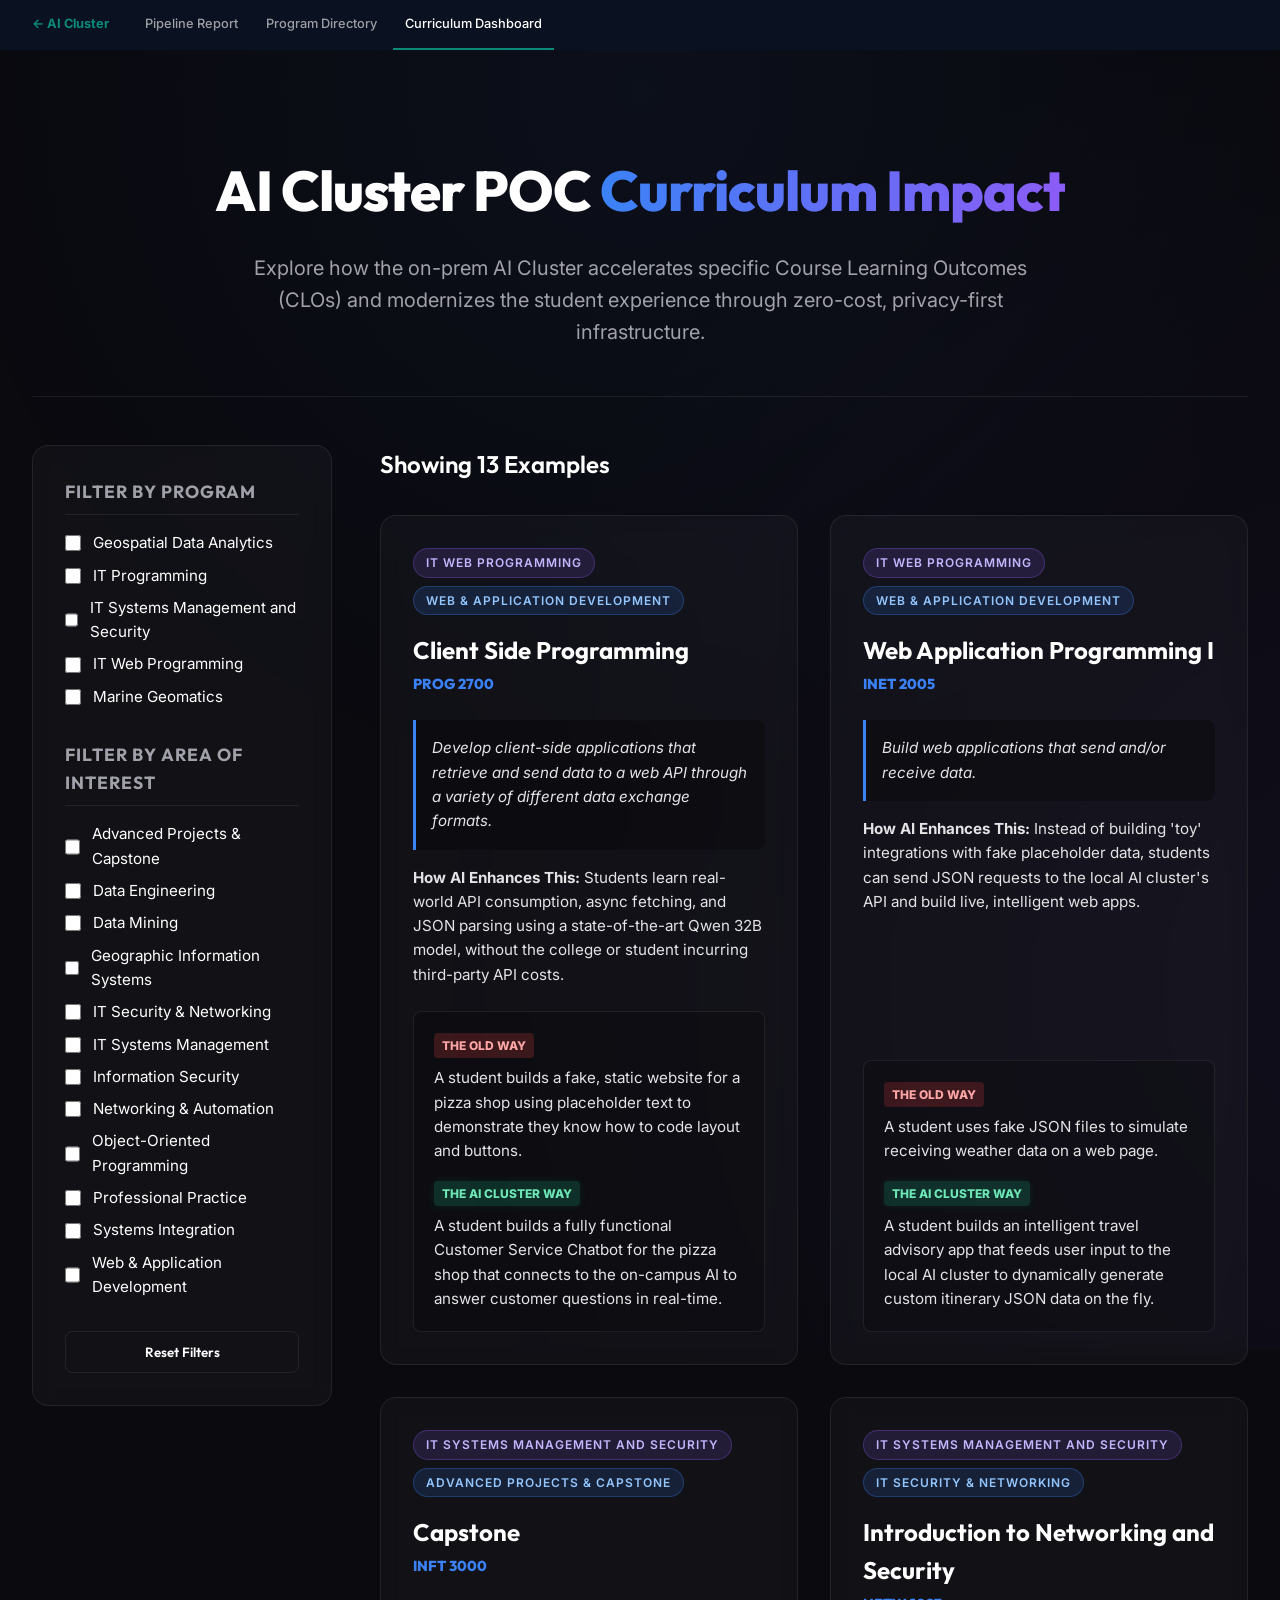
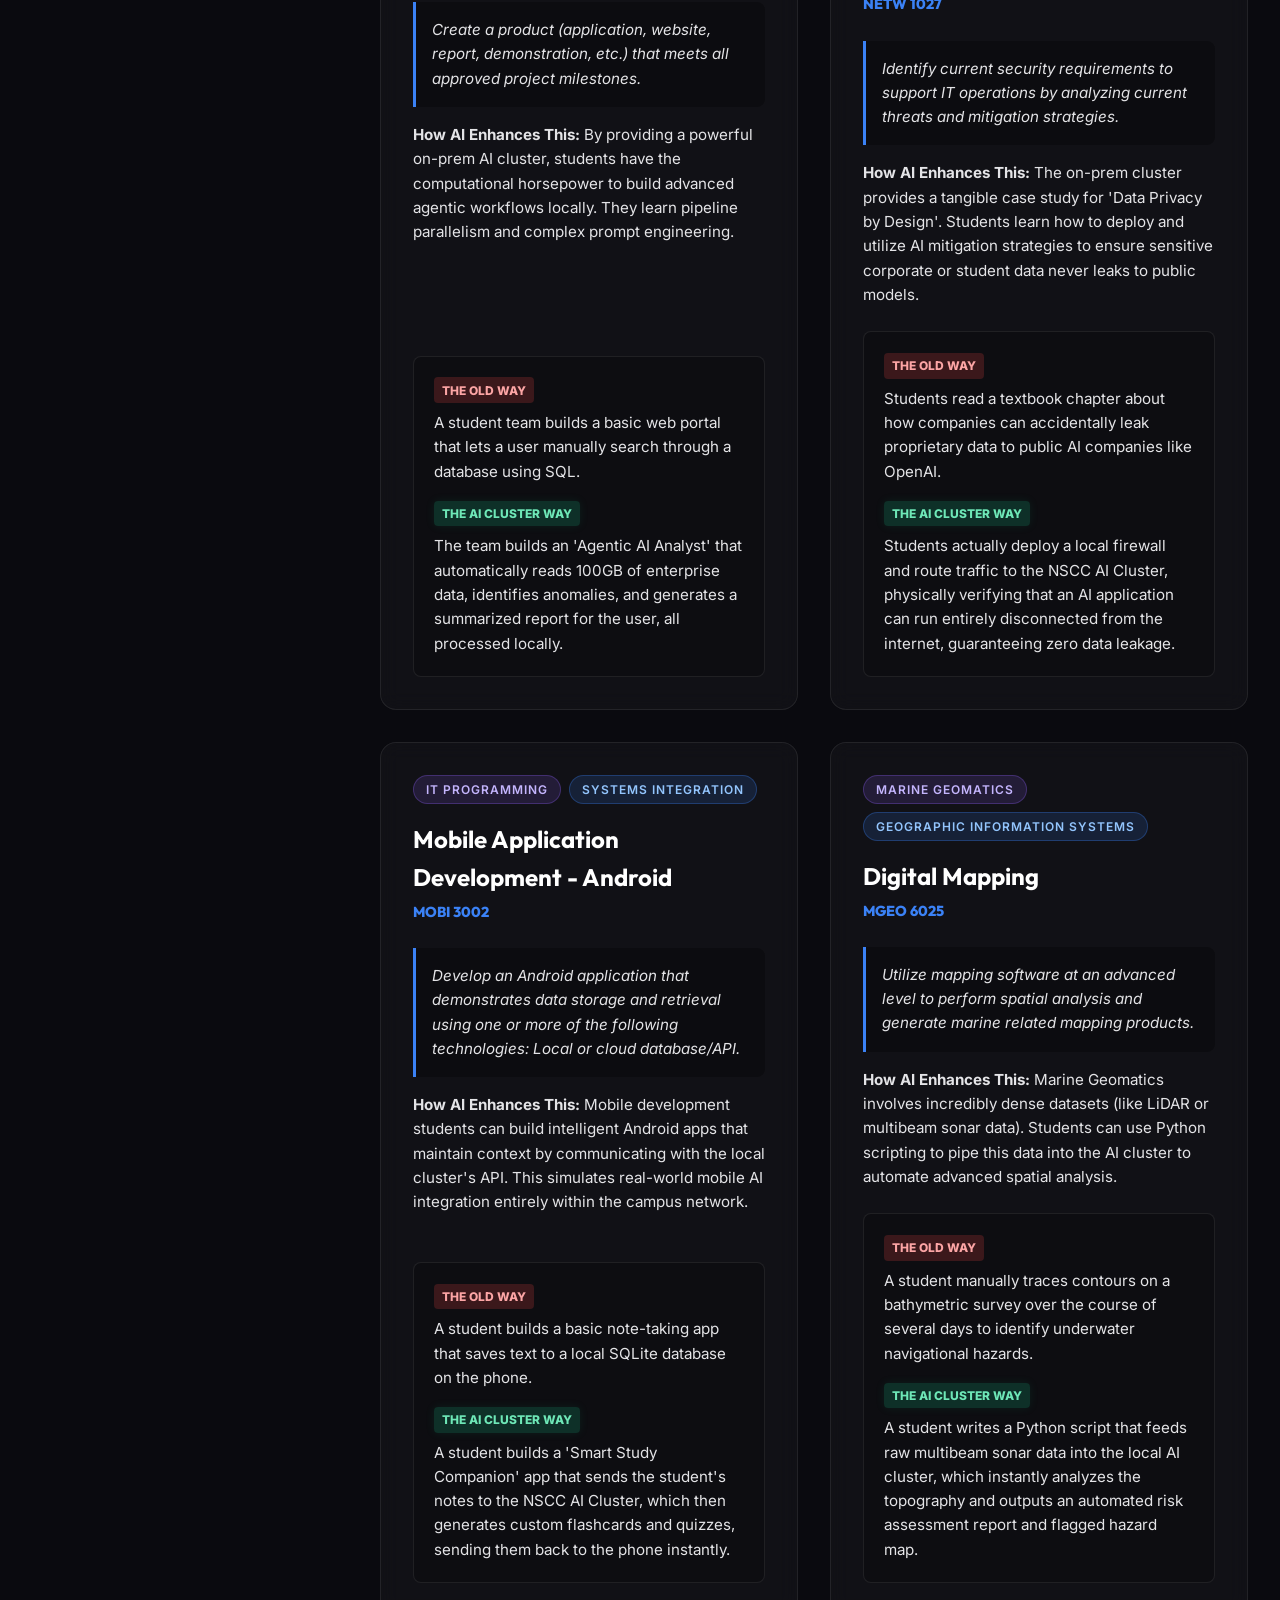
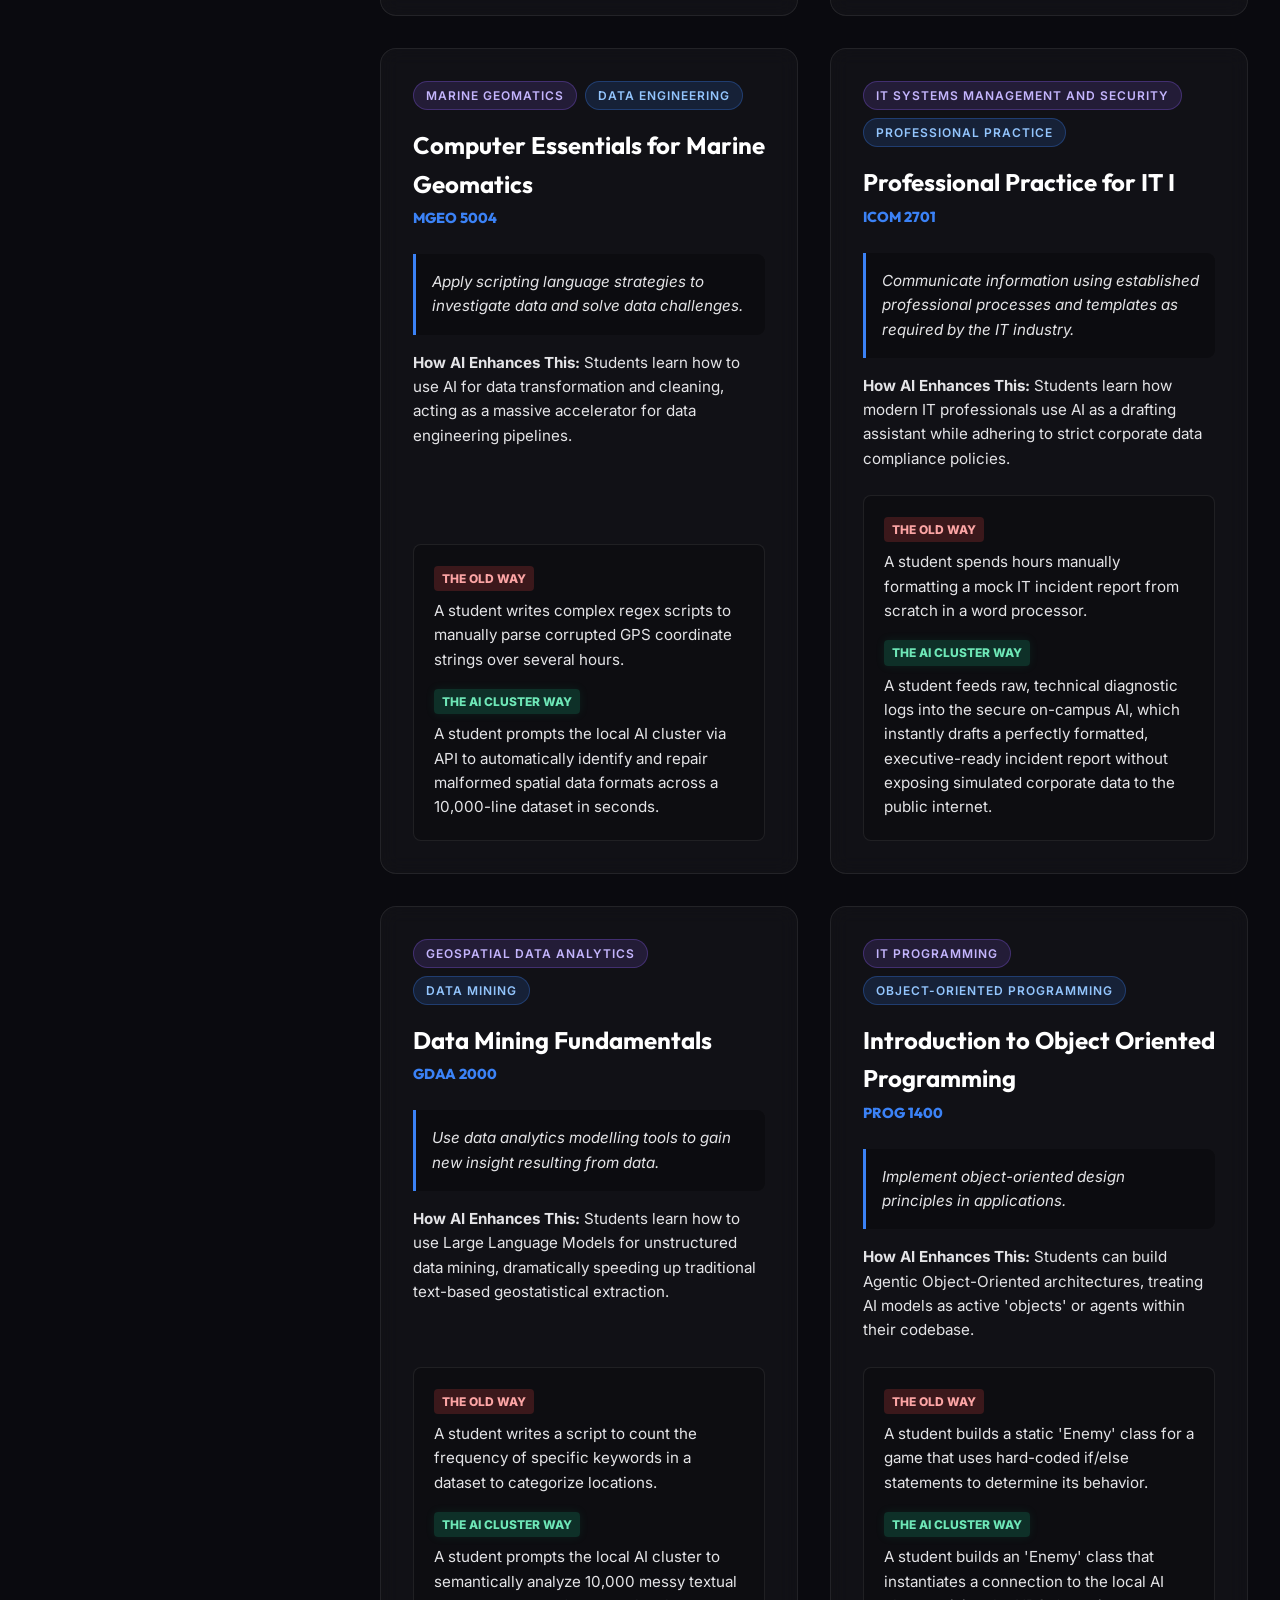
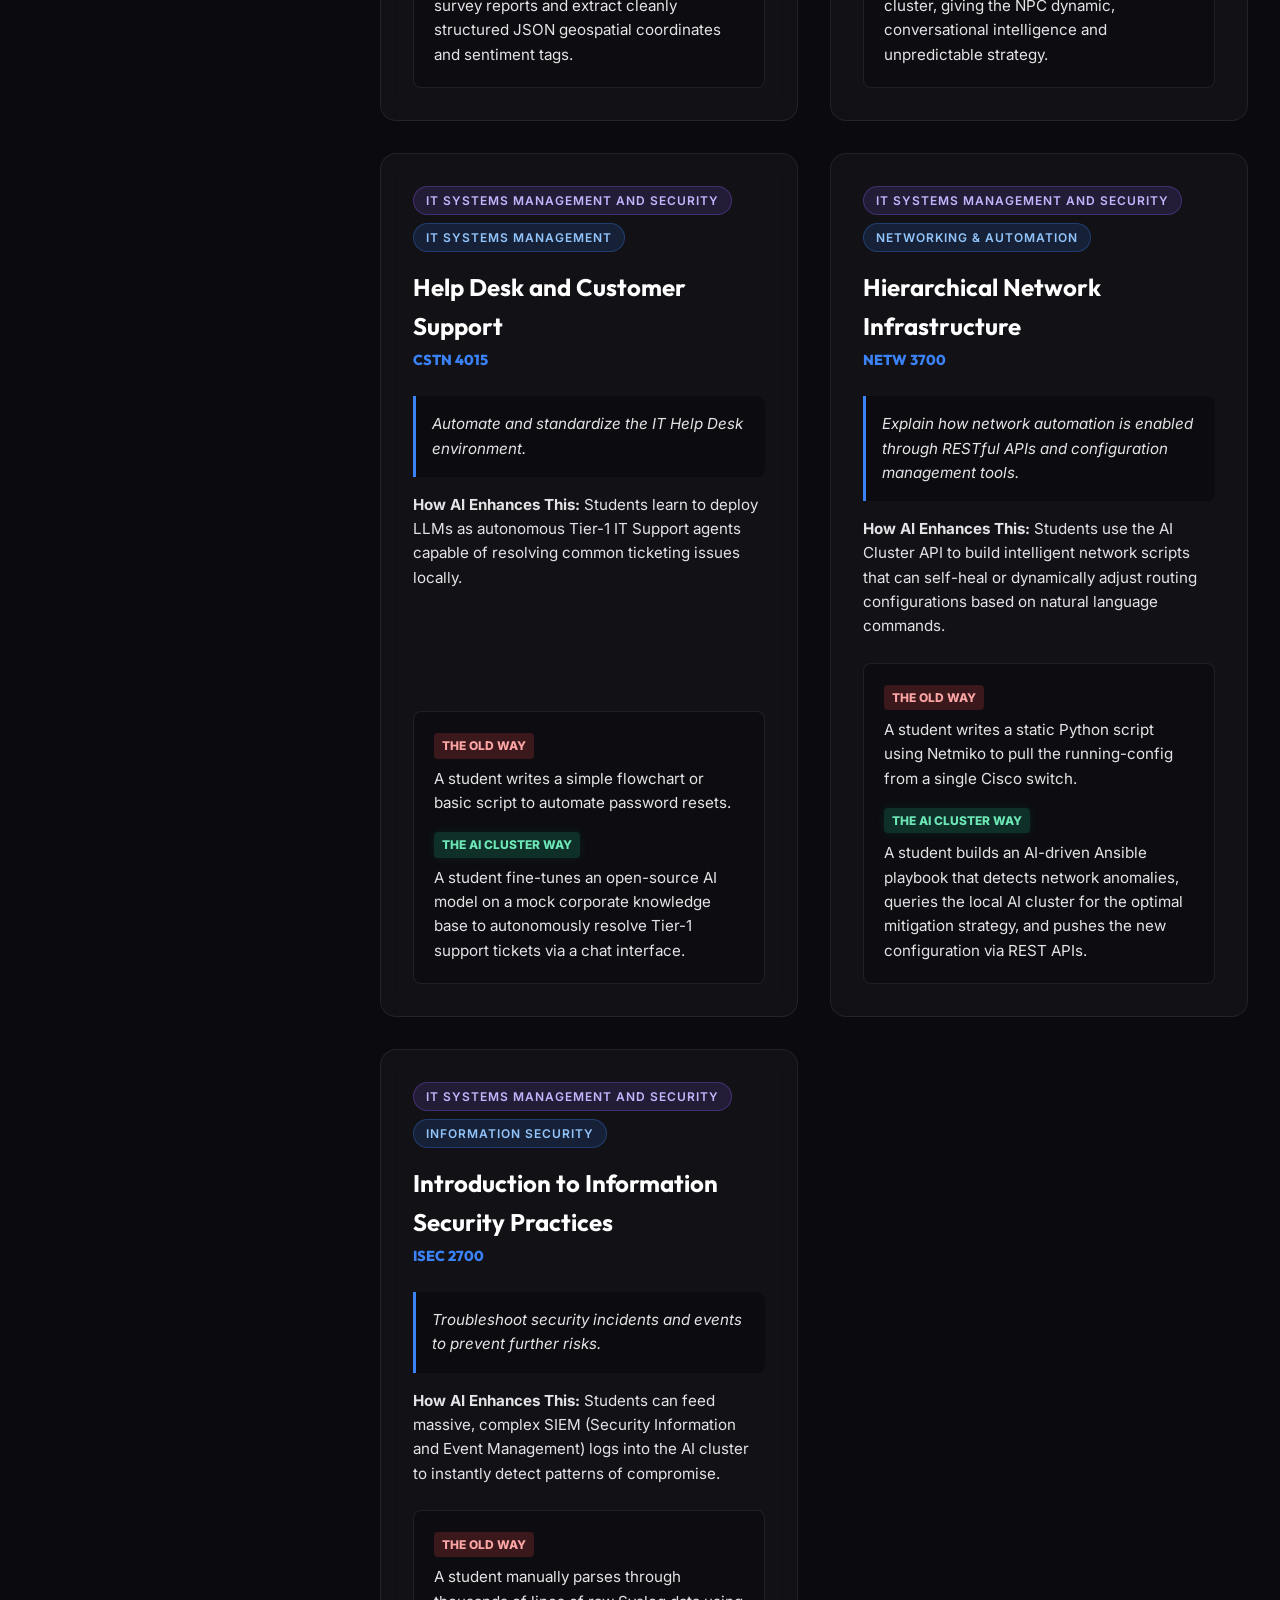
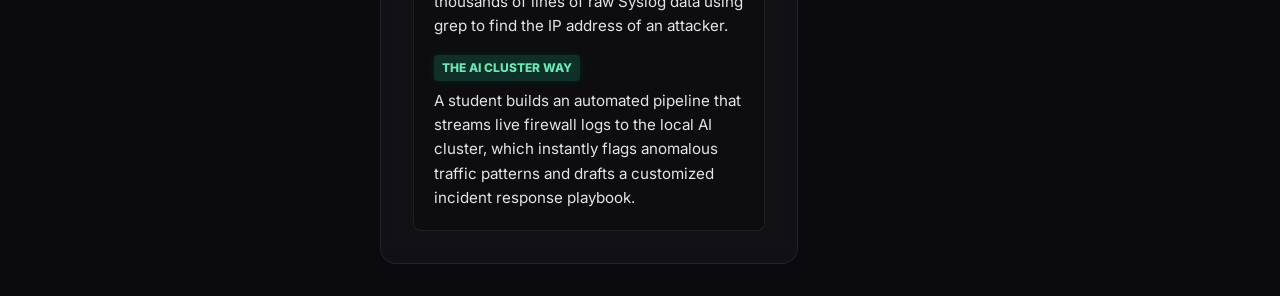
<file: curriculum-dashboard/index.html>
<!DOCTYPE html>
<html lang="en">
<head>
    <meta charset="UTF-8">
    <meta name="viewport" content="width=device-width, initial-scale=1.0">
    <title>AI Cluster Curriculum Impact</title>
    <link rel="preconnect" href="https://fonts.googleapis.com">
    <link rel="preconnect" href="https://fonts.gstatic.com" crossorigin>
    <link href="https://fonts.googleapis.com/css2?family=Inter:wght@300;400;600;800&family=Outfit:wght@400;600;800&display=swap" rel="stylesheet">
    <link rel="stylesheet" href="styles.css">
</head>
<body>

<style>
  .site-nav {
    background: #0A1120;
    padding: 0 32px;
    display: flex;
    align-items: center;
    gap: 4px;
    position: sticky;
    top: 0;
    z-index: 200;
  }
  .site-nav a {
    color: rgba(255,255,255,0.6);
    text-decoration: none;
    font-size: 0.8rem;
    font-weight: 500;
    padding: 14px 12px;
    border-bottom: 2px solid transparent;
    transition: color 0.15s, border-color 0.15s;
    white-space: nowrap;
  }
  .site-nav a:hover { color: #fff; }
  .site-nav a.home {
    color: #0B8A79;
    font-weight: 700;
    padding-left: 0;
    margin-right: 8px;
  }
  .site-nav a.active { color: #fff; border-bottom-color: #0B8A79; }
</style>

<nav class="site-nav">
  <a href="../index.html" class="home">← AI Cluster</a>
  <a href="../reports/accomplishment-report.html">Pipeline Report</a>
  <a href="../reports/index.html">Program Directory</a>
  <a href="#" class="active">Curriculum Dashboard</a>
</nav>

    <div class="app-container">
        <!-- Hero Section -->
        <header class="hero">
            <div class="hero-content">
                <h1>AI Cluster POC <span class="highlight">Curriculum Impact</span></h1>
                <p>Explore how the on-prem AI Cluster accelerates specific Course Learning Outcomes (CLOs) and modernizes the student experience through zero-cost, privacy-first infrastructure.</p>
            </div>
            <div class="hero-glow"></div>
        </header>

        <div class="main-layout">
            <!-- Sidebar / Filters -->
            <aside class="sidebar">
                <div class="filter-group">
                    <h3>Filter by Program</h3>
                    <div id="program-filters" class="filter-options">
                        <!-- Dynamically populated -->
                    </div>
                </div>
                
                <div class="filter-group">
                    <h3>Filter by Area of Interest</h3>
                    <div id="area-filters" class="filter-options">
                        <!-- Dynamically populated -->
                    </div>
                </div>

                <button id="reset-filters" class="btn-reset">Reset Filters</button>
            </aside>

            <!-- Content Area -->
            <main class="content">
                <div class="content-header">
                    <h2 id="results-count">Showing All Examples</h2>
                </div>
                <div id="cards-grid" class="cards-grid">
                    <!-- Cards will be dynamically injected here -->
                </div>
            </main>
        </div>
    </div>

    <!-- Data and App Logic -->
    <script src="examples_data.js"></script>
    <script src="app.js"></script>
</body>
</html>
</file>
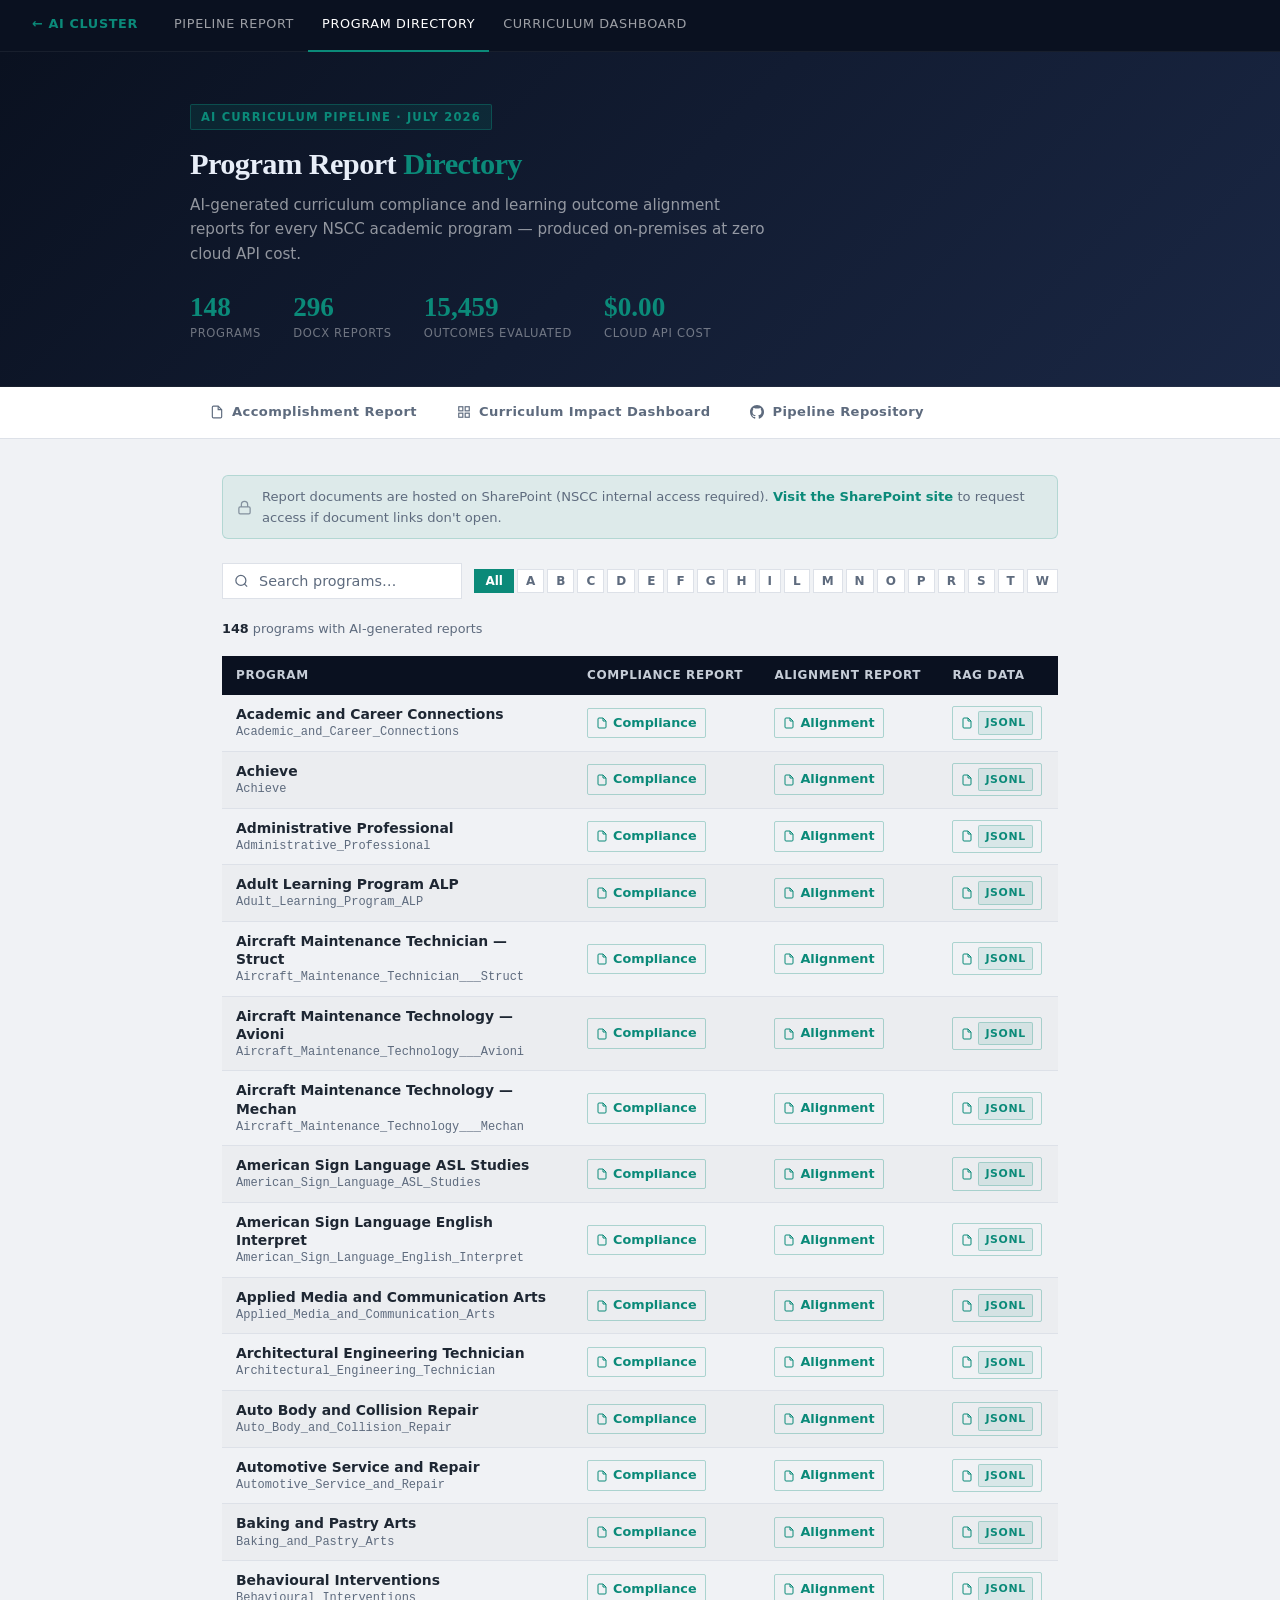
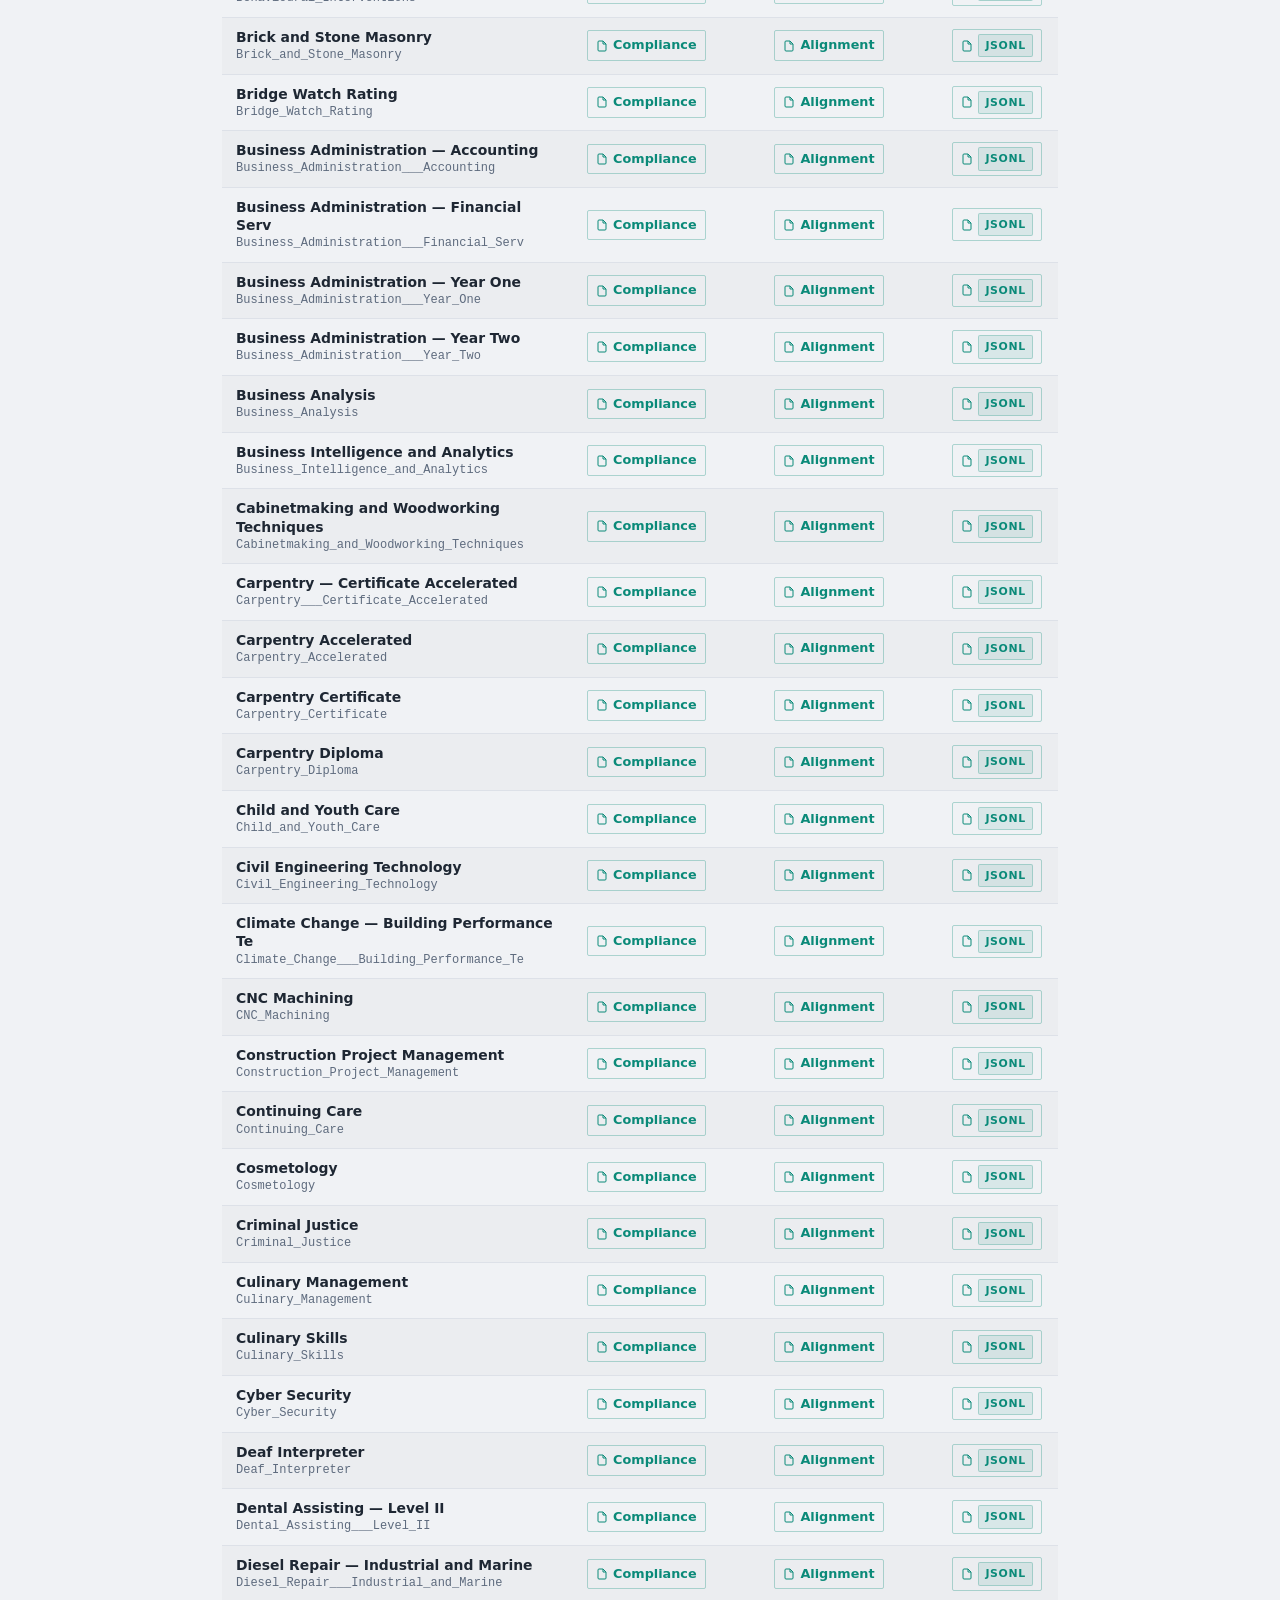
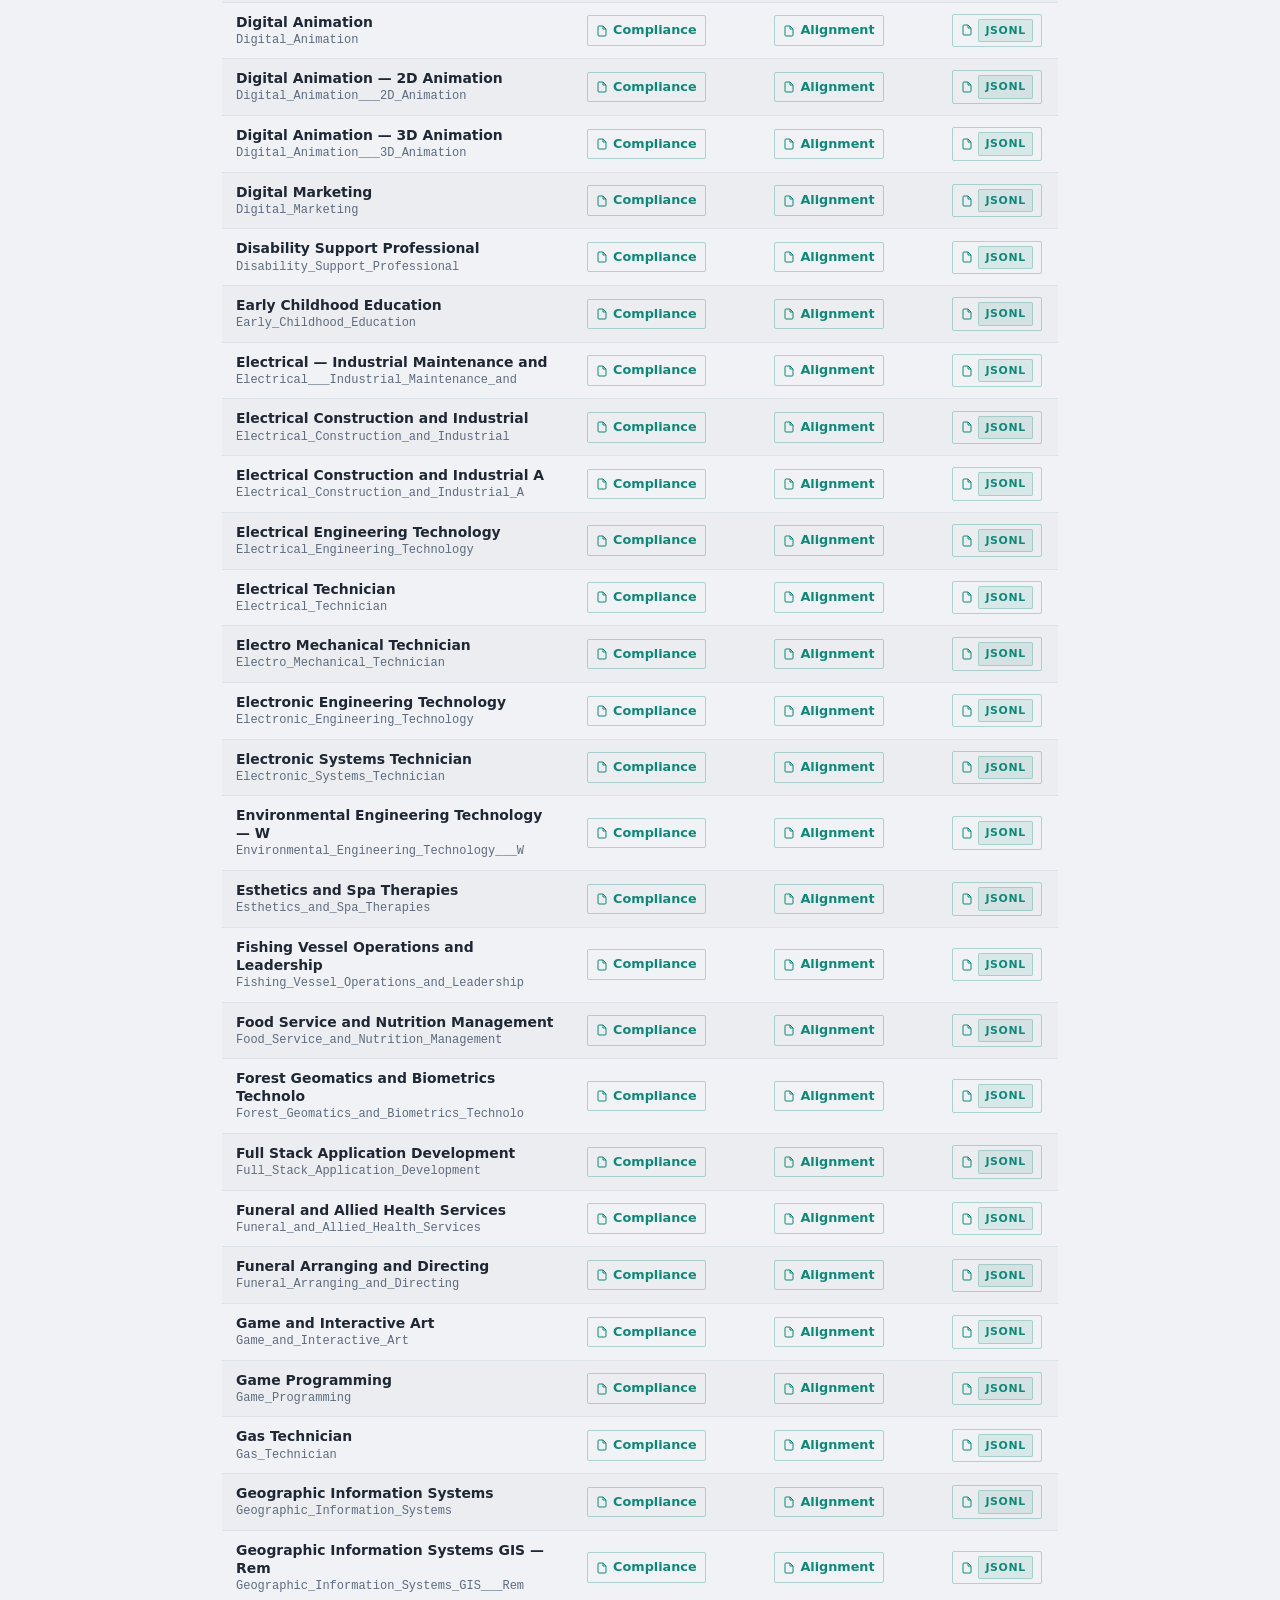
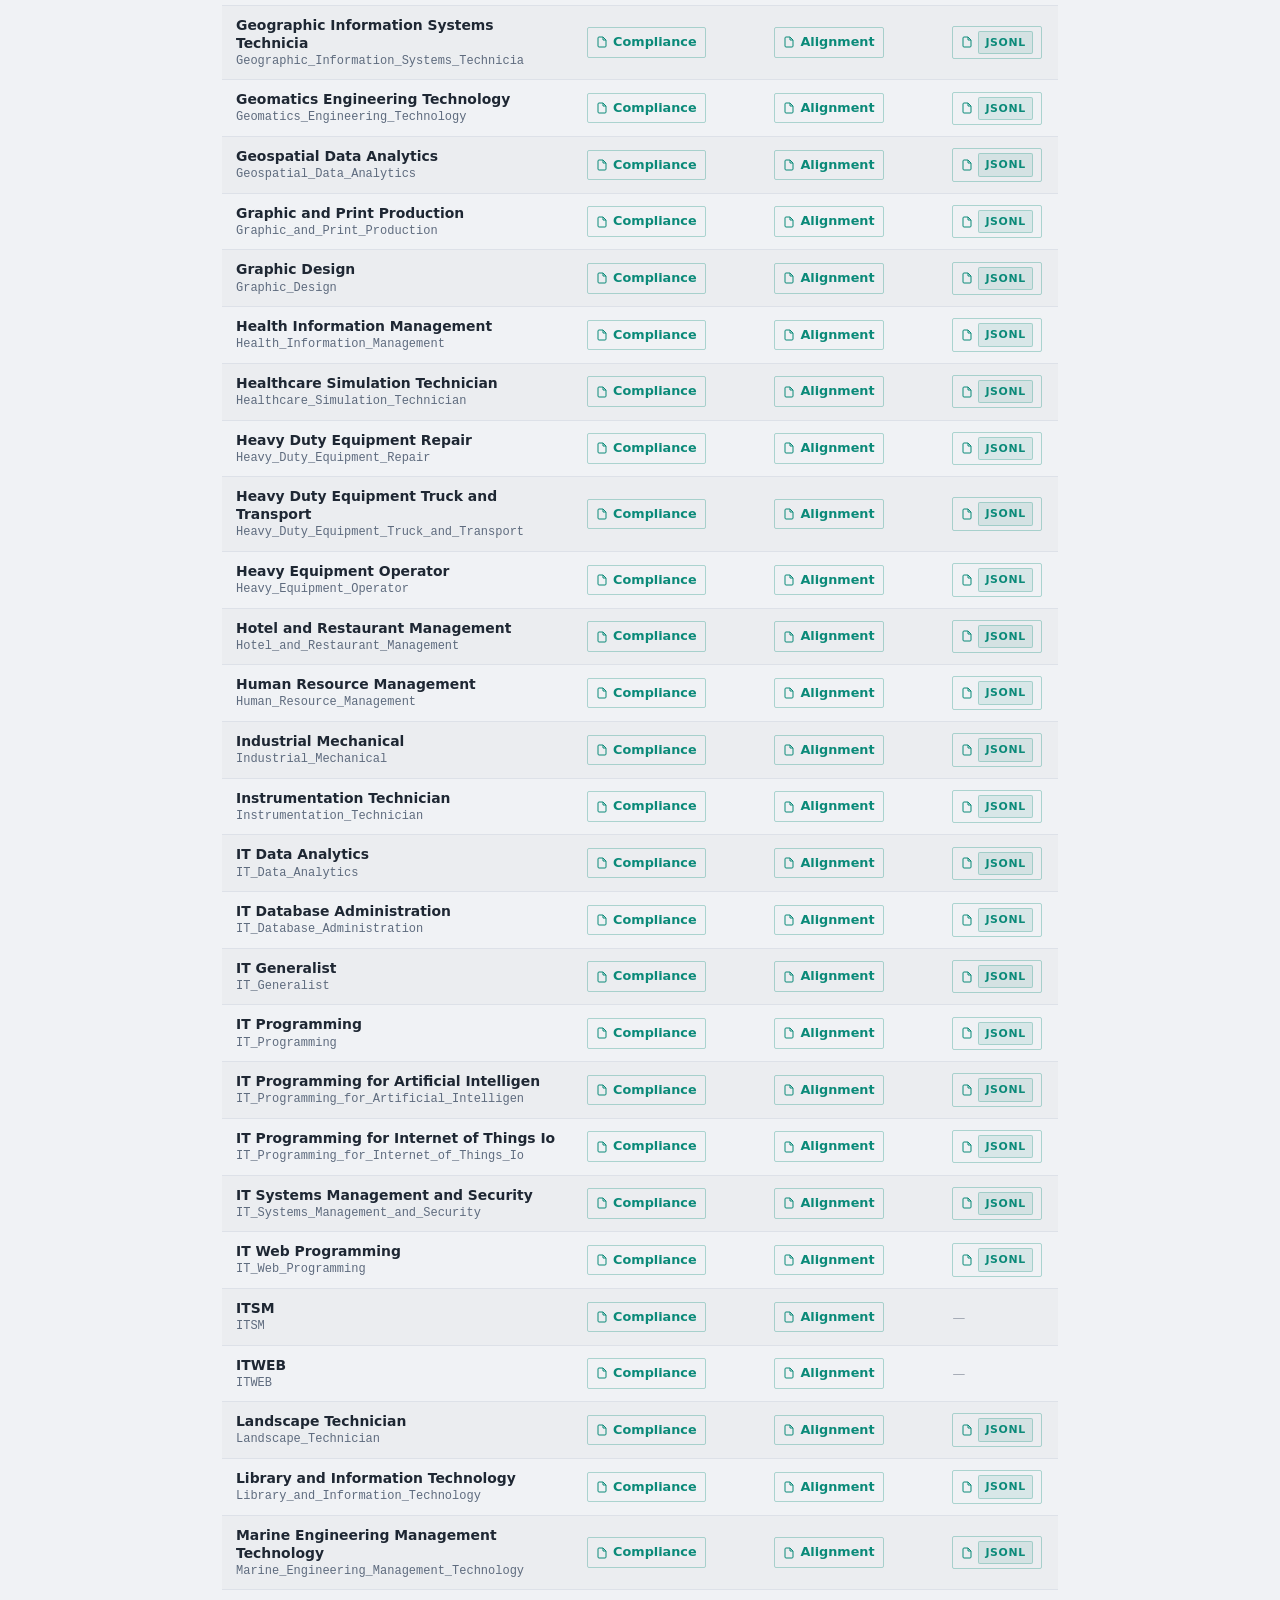
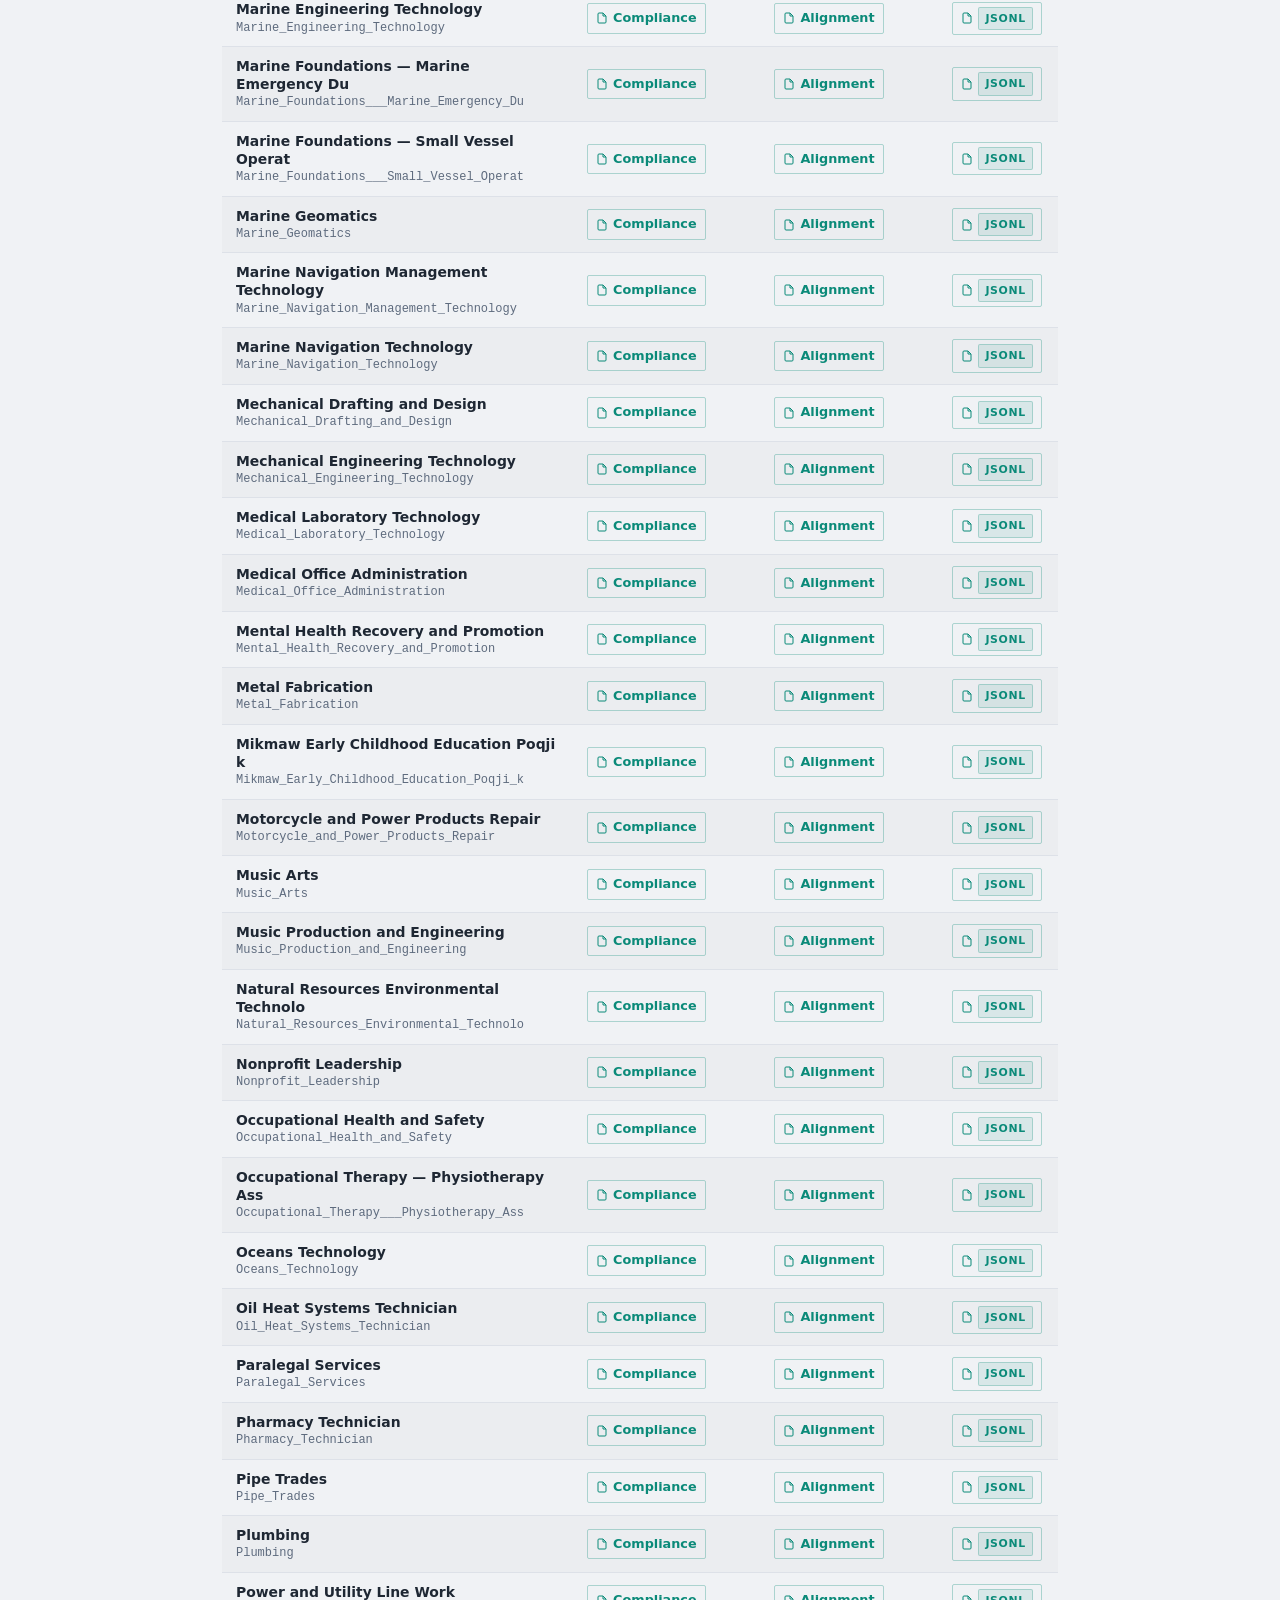
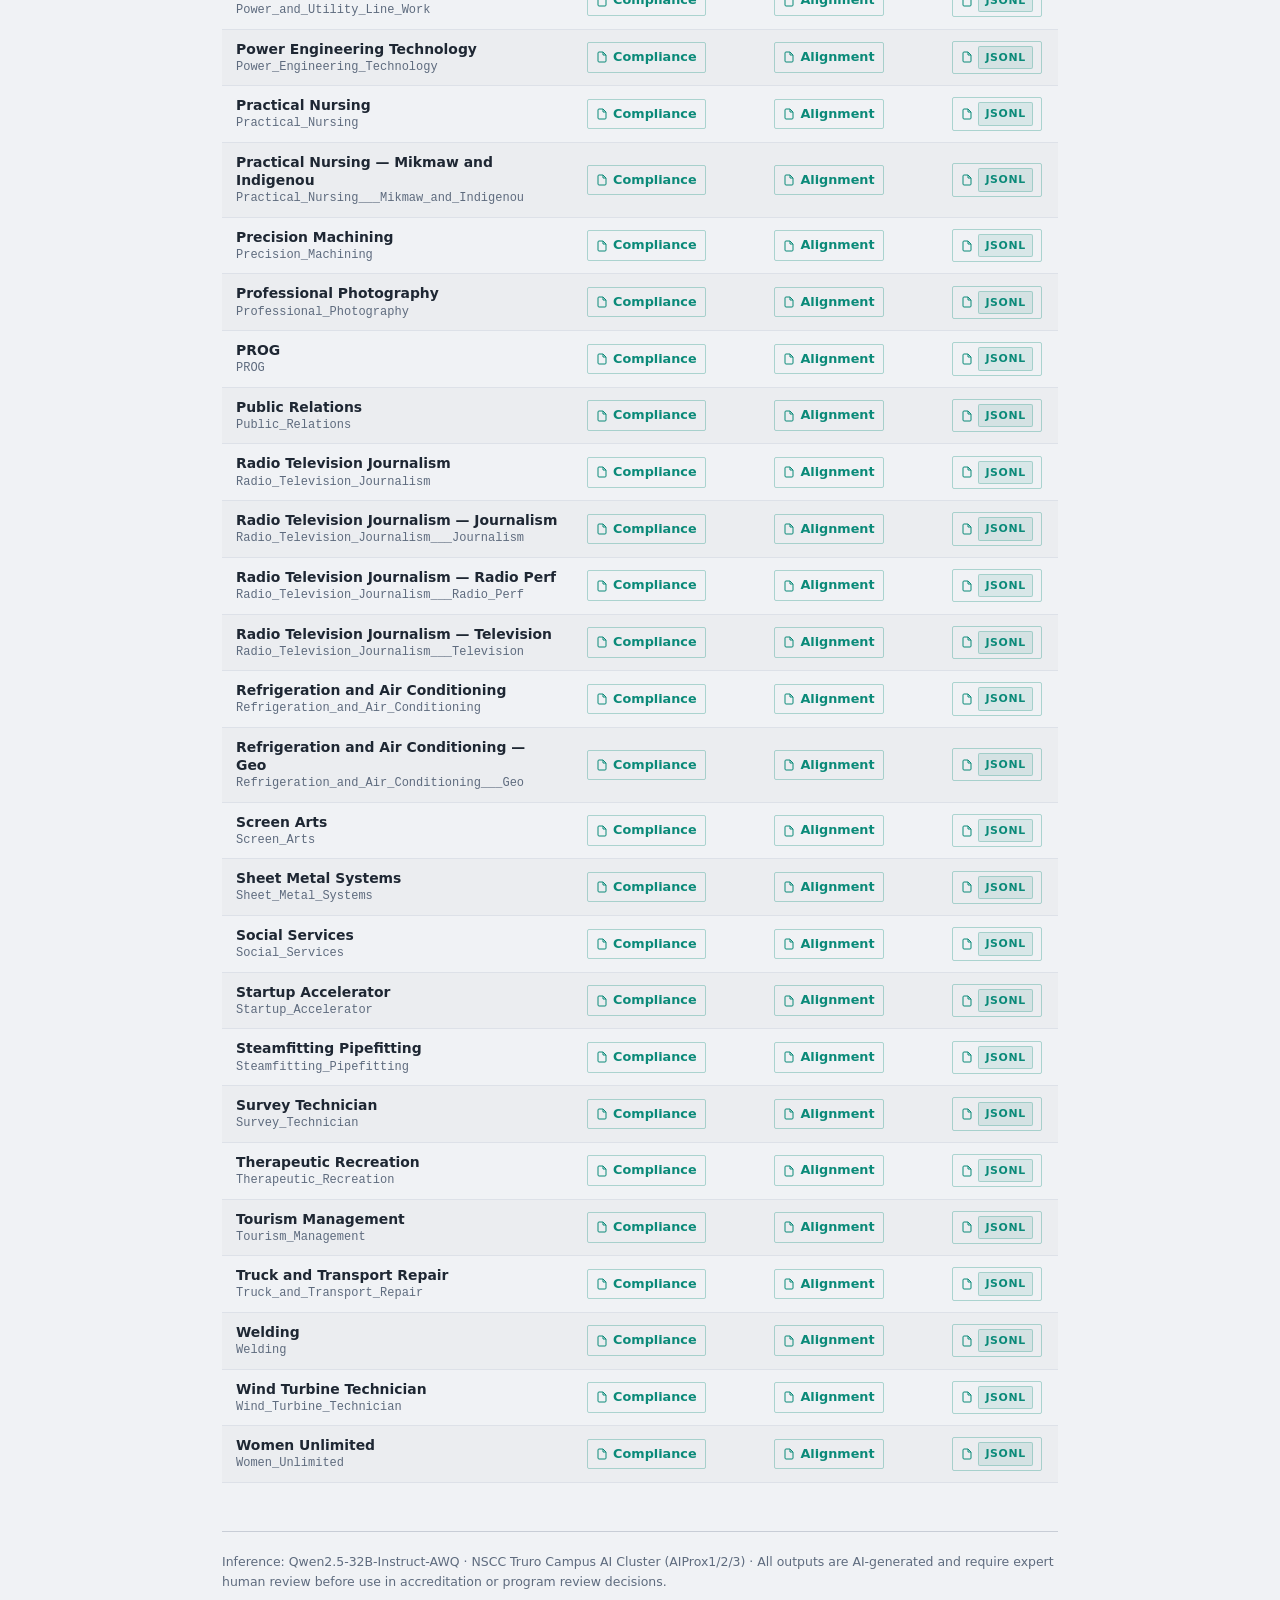
<file: reports/index.html>
<!DOCTYPE html>
<html lang="en">
<head>
  <meta charset="UTF-8">
  <meta name="viewport" content="width=device-width, initial-scale=1.0">
  <title>NSCC AI Curriculum Pipeline — Program Reports</title>
  <meta name="description" content="AI-generated curriculum compliance and outcome alignment reports for all 148 NSCC academic programs.">
  <style>
    :root {
      --navy:    #1A2744;
      --teal:    #0B8A79;
      --teal-lt: #E6F4F2;
      --amber:   #C97A0C;
      --paper:   #F0F2F5;
      --surface: #FFFFFF;
      --border:  #DDE1E8;
      --text:    #1E2733;
      --muted:   #5E6B7E;
      --rule:    #C8CDD6;
      --pending: #9CA3AF;
    }
    @media (prefers-color-scheme: dark) {
      :root {
        --navy:    #0A1120;
        --paper:   #0D111B;
        --surface: #141B28;
        --border:  #252E40;
        --text:    #DDE3EE;
        --muted:   #7F8EA3;
        --rule:    #2A3449;
        --teal-lt: #0B2924;
        --pending: #374151;
      }
    }
    *, *::before, *::after { box-sizing: border-box; margin: 0; padding: 0; }

    /* ── Nav ── */
    .site-nav {
      background: #0A1120;
      padding: 0 32px;
      display: flex;
      align-items: center;
      gap: 0;
      height: 52px;
      border-bottom: 1px solid rgba(255,255,255,0.06);
      position: sticky;
      top: 0;
      z-index: 100;
    }
    .site-nav a {
      color: rgba(255,255,255,0.6);
      text-decoration: none;
      font-size: 0.8rem;
      letter-spacing: 0.05em;
      text-transform: uppercase;
      font-family: system-ui, sans-serif;
      padding: 0 14px;
      height: 52px;
      display: flex;
      align-items: center;
      border-bottom: 2px solid transparent;
      transition: color 0.15s, border-color 0.15s;
    }
    .site-nav a:hover { color: #fff; }
    .site-nav a.home {
      color: var(--teal);
      font-weight: 700;
      padding-left: 0;
      margin-right: 8px;
    }
    .site-nav a.active { color: #fff; border-bottom-color: var(--teal); }

    body {
      background: var(--paper);
      color: var(--text);
      font-family: system-ui, -apple-system, 'Segoe UI', Roboto, sans-serif;
      font-size: 15px;
      line-height: 1.6;
    }

    /* ── Hero ── */
    .hero {
      background: linear-gradient(135deg, #0A1120 0%, #1A2744 100%);
      padding: 52px 32px 44px;
      border-bottom: 1px solid rgba(255,255,255,0.06);
    }
    .hero-inner { max-width: 900px; margin: 0 auto; }
    .hero-badge {
      display: inline-block;
      background: rgba(11,138,121,0.15);
      border: 1px solid rgba(11,138,121,0.4);
      color: #0B8A79;
      font-size: 0.72rem;
      font-weight: 700;
      letter-spacing: 0.1em;
      text-transform: uppercase;
      padding: 3px 10px;
      border-radius: 2px;
      margin-bottom: 16px;
    }
    .hero h1 {
      font-family: Georgia, serif;
      font-size: 1.9rem;
      font-weight: 700;
      color: #E8EEF8;
      line-height: 1.2;
      margin-bottom: 10px;
      letter-spacing: -0.02em;
    }
    .hero h1 span { color: #0B8A79; }
    .hero p {
      color: rgba(255,255,255,0.55);
      font-size: 0.95rem;
      max-width: 60ch;
      margin-bottom: 28px;
    }
    .hero-stats {
      display: flex;
      gap: 32px;
      flex-wrap: wrap;
    }
    .hero-stat { text-align: left; }
    .hero-stat .num {
      font-size: 1.7rem;
      font-weight: 700;
      font-family: Georgia, serif;
      color: #0B8A79;
      line-height: 1;
      font-variant-numeric: tabular-nums;
    }
    .hero-stat .lbl {
      font-size: 0.72rem;
      color: rgba(255,255,255,0.4);
      text-transform: uppercase;
      letter-spacing: 0.06em;
      margin-top: 3px;
    }

    /* ── Quick links ── */
    .quick-links {
      background: var(--surface);
      border-bottom: 1px solid var(--border);
      padding: 0 32px;
    }
    .quick-links-inner {
      max-width: 900px;
      margin: 0 auto;
      display: flex;
      gap: 0;
      flex-wrap: wrap;
    }
    .quick-link {
      display: flex;
      align-items: center;
      gap: 8px;
      padding: 14px 20px;
      color: var(--muted);
      text-decoration: none;
      font-size: 0.82rem;
      font-weight: 600;
      letter-spacing: 0.03em;
      border-bottom: 2px solid transparent;
      transition: color 0.15s, border-color 0.15s;
    }
    .quick-link:hover { color: var(--teal); border-bottom-color: var(--teal); }
    .quick-link svg { width: 14px; height: 14px; flex-shrink: 0; }

    /* ── Main content ── */
    .main { max-width: 900px; margin: 0 auto; padding: 36px 32px 80px; }


    /* ── SharePoint notice ── */
    .sp-notice {
      background: rgba(11,138,121,0.08);
      border: 1px solid rgba(11,138,121,0.2);
      border-radius: 6px;
      padding: 10px 14px;
      margin-bottom: 24px;
      display: flex;
      align-items: center;
      gap: 10px;
      font-size: 0.82rem;
      color: var(--muted);
    }
    .sp-notice a {
      color: var(--teal);
      text-decoration: none;
      font-weight: 600;
    }
    .sp-notice a:hover { text-decoration: underline; }

    /* ── Search + filter bar ── */
    .controls {
      display: flex;
      gap: 12px;
      flex-wrap: wrap;
      align-items: center;
      margin-bottom: 20px;
    }
    .search-wrap {
      position: relative;
      flex: 1;
      min-width: 220px;
    }
    .search-wrap svg {
      position: absolute;
      left: 12px;
      top: 50%;
      transform: translateY(-50%);
      width: 15px; height: 15px;
      color: var(--muted);
      pointer-events: none;
    }
    #search {
      width: 100%;
      padding: 9px 12px 9px 36px;
      background: var(--surface);
      border: 1px solid var(--border);
      color: var(--text);
      font-size: 0.9rem;
      font-family: system-ui, sans-serif;
      outline: none;
      transition: border-color 0.15s;
    }
    #search:focus { border-color: var(--teal); }
    #search::placeholder { color: var(--muted); }

    .letter-filters {
      display: flex;
      flex-wrap: wrap;
      gap: 3px;
    }
    .lf-btn {
      padding: 5px 8px;
      font-size: 0.75rem;
      font-weight: 700;
      background: var(--surface);
      border: 1px solid var(--border);
      color: var(--muted);
      cursor: pointer;
      font-family: system-ui, sans-serif;
      transition: background 0.12s, color 0.12s;
      line-height: 1;
    }
    .lf-btn:hover, .lf-btn.active {
      background: var(--teal);
      border-color: var(--teal);
      color: #fff;
    }
    .lf-btn.all { padding: 5px 10px; }

    /* ── Results count ── */
    .results-count {
      font-size: 0.8rem;
      color: var(--muted);
      margin-bottom: 16px;
    }
    .results-count strong { color: var(--text); }

    /* ── Program table ── */
    .program-table-wrap { overflow-x: auto; }
    table.prog-table {
      width: 100%;
      border-collapse: collapse;
      font-size: 0.87rem;
    }
    table.prog-table thead th {
      background: #0A1120;
      color: rgba(232,238,248,0.85);
      text-align: left;
      padding: 10px 14px;
      font-size: 0.75rem;
      font-weight: 600;
      letter-spacing: 0.05em;
      text-transform: uppercase;
      white-space: nowrap;
      user-select: none;
    }
    table.prog-table tbody tr { transition: background 0.1s; }
    table.prog-table tbody tr:nth-child(even) { background: rgba(0,0,0,0.02); }
    @media (prefers-color-scheme: dark) {
      table.prog-table tbody tr:nth-child(even) { background: rgba(255,255,255,0.02); }
    }
    table.prog-table tbody tr:hover { background: var(--teal-lt); }
    table.prog-table tbody tr.hidden { display: none; }
    table.prog-table td {
      padding: 10px 14px;
      border-bottom: 1px solid var(--border);
      vertical-align: middle;
    }
    .prog-name {
      font-weight: 600;
      color: var(--text);
      line-height: 1.3;
    }
    .prog-name small {
      display: block;
      font-weight: 400;
      font-size: 0.75rem;
      color: var(--muted);
      margin-top: 2px;
      font-family: monospace;
    }
    .doc-link {
      display: inline-flex;
      align-items: center;
      gap: 5px;
      color: var(--teal);
      text-decoration: none;
      font-size: 0.8rem;
      font-weight: 600;
      padding: 4px 8px;
      border: 1px solid rgba(11,138,121,0.3);
      border-radius: 2px;
      white-space: nowrap;
      transition: background 0.12s;
    }
    .doc-link:hover { background: var(--teal-lt); }
    .doc-link svg { width: 12px; height: 12px; flex-shrink: 0; }
    .doc-link.pending {
      color: var(--pending);
      border-color: var(--border);
      cursor: default;
    }
    .doc-link.pending:hover { background: transparent; }
    .cell-links { display: flex; gap: 6px; flex-wrap: wrap; }
    .badge-rag {
      display: inline-block;
      font-size: 0.68rem;
      font-weight: 700;
      letter-spacing: 0.06em;
      text-transform: uppercase;
      background: rgba(11,138,121,0.1);
      color: var(--teal);
      border: 1px solid rgba(11,138,121,0.25);
      padding: 2px 6px;
      border-radius: 2px;
    }

    /* ── No results ── */
    .no-results {
      text-align: center;
      padding: 60px 20px;
      color: var(--muted);
      display: none;
    }
    .no-results.visible { display: block; }

    /* ── Footer ── */
    .page-footer {
      border-top: 1px solid var(--rule);
      margin-top: 48px;
      padding-top: 20px;
      font-size: 0.78rem;
      color: var(--muted);
    }

    @media (max-width: 600px) {
      .hero { padding: 36px 18px 32px; }
      .main { padding: 24px 18px 60px; }
      .quick-links { padding: 0 18px; }
      .hero h1 { font-size: 1.5rem; }
    }
  </style>
</head>
<body>

<!-- ── Site nav ── -->
<nav class="site-nav">
  <a href="../index.html" class="home">← AI Cluster</a>
  <a href="accomplishment-report.html">Pipeline Report</a>
  <a href="#" class="active">Program Directory</a>
  <a href="../curriculum-dashboard/index.html">Curriculum Dashboard</a>
</nav>

<!-- ── Hero ── -->
<div class="hero">
  <div class="hero-inner">
    <div class="hero-badge">AI Curriculum Pipeline · July 2026</div>
    <h1>Program Report <span>Directory</span></h1>
    <p>AI-generated curriculum compliance and learning outcome alignment reports for every NSCC academic program — produced on-premises at zero cloud API cost.</p>
    <div class="hero-stats">
      <div class="hero-stat"><div class="num" id="stat-programs">148</div><div class="lbl">Programs</div></div>
      <div class="hero-stat"><div class="num">296</div><div class="lbl">DOCX Reports</div></div>
      <div class="hero-stat"><div class="num">15,459</div><div class="lbl">Outcomes Evaluated</div></div>
      <div class="hero-stat"><div class="num">$0.00</div><div class="lbl">Cloud API Cost</div></div>
    </div>
  </div>
</div>

<!-- ── Quick links ── -->
<div class="quick-links">
  <div class="quick-links-inner">
    <a href="accomplishment-report.html" class="quick-link">
      <svg viewBox="0 0 24 24" fill="none" stroke="currentColor" stroke-width="2"><path d="M14 2H6a2 2 0 0 0-2 2v16a2 2 0 0 0 2 2h12a2 2 0 0 0 2-2V8z"/><polyline points="14 2 14 8 20 8"/></svg>
      Accomplishment Report
    </a>
    <a href="../curriculum-dashboard/index.html" class="quick-link">
      <svg viewBox="0 0 24 24" fill="none" stroke="currentColor" stroke-width="2"><rect x="3" y="3" width="7" height="7"/><rect x="14" y="3" width="7" height="7"/><rect x="14" y="14" width="7" height="7"/><rect x="3" y="14" width="7" height="7"/></svg>
      Curriculum Impact Dashboard
    </a>
    <a href="https://github.com/redmondmj/nscc-curriculum-outcome-mapping" target="_blank" class="quick-link">
      <svg viewBox="0 0 24 24" fill="currentColor"><path d="M12 0c-6.626 0-12 5.373-12 12 0 5.302 3.438 9.8 8.207 11.387.599.111.793-.261.793-.577v-2.234c-3.338.726-4.033-1.416-4.033-1.416-.546-1.387-1.333-1.756-1.333-1.756-1.089-.745.083-.729.083-.729 1.205.084 1.839 1.237 1.839 1.237 1.07 1.834 2.807 1.304 3.492.997.107-.775.418-1.305.762-1.604-2.665-.305-5.467-1.334-5.467-5.931 0-1.311.469-2.381 1.236-3.221-.124-.303-.535-1.524.117-3.176 0 0 1.008-.322 3.301 1.23A11.509 11.509 0 0 1 12 5.803c1.02.005 2.047.138 3.006.404 2.291-1.552 3.297-1.23 3.297-1.23.653 1.653.242 2.874.118 3.176.77.84 1.235 1.911 1.235 3.221 0 4.609-2.807 5.624-5.479 5.921.43.372.823 1.102.823 2.222v3.293c0 .319.192.694.801.576C20.566 21.797 24 17.3 24 12c0-6.627-5.373-12-12-12z"/></svg>
      Pipeline Repository
    </a>
  </div>
</div>

<!-- ── Main content ── -->
<div class="main">

  <!-- SharePoint access notice -->
  <div class="sp-notice">
    <svg viewBox="0 0 24 24" fill="none" stroke="currentColor" stroke-width="2" style="width:15px;height:15px;flex-shrink:0;opacity:0.7"><rect x="3" y="11" width="18" height="11" rx="2"/><path d="M7 11V7a5 5 0 0 1 10 0v4"/></svg>
    <span>
      Report documents are hosted on SharePoint (NSCC internal access required).
      <a href="https://nscc.sharepoint.com/sites/NSCCCurriculumOutcomeMapping" target="_blank">Visit the SharePoint site</a> to request access if document links don't open.
    </span>
  </div>

  <!-- Controls -->
  <div class="controls">
    <div class="search-wrap">
      <svg viewBox="0 0 24 24" fill="none" stroke="currentColor" stroke-width="2"><circle cx="11" cy="11" r="8"/><line x1="21" y1="21" x2="16.65" y2="16.65"/></svg>
      <input type="search" id="search" placeholder="Search programs…" autocomplete="off" spellcheck="false">
    </div>
    <div class="letter-filters" id="letter-filters"></div>
  </div>

  <div class="results-count" id="results-count"></div>

  <!-- Program table -->
  <div class="program-table-wrap">
    <table class="prog-table">
      <thead>
        <tr>
          <th style="width:42%">Program</th>
          <th>Compliance Report</th>
          <th>Alignment Report</th>
          <th>RAG Data</th>
        </tr>
      </thead>
      <tbody id="prog-tbody"></tbody>
    </table>
    <div class="no-results" id="no-results">No programs match your search.</div>
  </div>

  <div class="page-footer">
    <p>Inference: Qwen2.5-32B-Instruct-AWQ · NSCC Truro Campus AI Cluster (AIProx1/2/3) · All outputs are AI-generated and require expert human review before use in accreditation or program review decisions.</p>
  </div>

</div>

<script>
// ── Configure this once your SharePoint library is set up ──────────────────
// Set to the base URL of your SharePoint document library.
// Example: 'https://nscc.sharepoint.com/sites/CurriculumAI/Shared%20Documents'
const SP_BASE_URL = 'https://nscc.sharepoint.com/sites/NSCCCurriculumOutcomeMapping';
// ──────────────────────────────────────────────────────────────────────────

// Program data: [folderSlug, hasRAG]
// Display names are derived from the slug; slugs also build SharePoint URLs.
const PROGRAMS = [
  ['Academic_and_Career_Connections', true],
  ['Achieve', true],
  ['Administrative_Professional', true],
  ['Adult_Learning_Program_ALP', true],
  ['Aircraft_Maintenance_Technician___Struct', true],
  ['Aircraft_Maintenance_Technology___Avioni', true],
  ['Aircraft_Maintenance_Technology___Mechan', true],
  ['American_Sign_Language_ASL_Studies', true],
  ['American_Sign_Language_English_Interpret', true],
  ['Applied_Media_and_Communication_Arts', true],
  ['Architectural_Engineering_Technician', true],
  ['Auto_Body_and_Collision_Repair', true],
  ['Automotive_Service_and_Repair', true],
  ['Baking_and_Pastry_Arts', true],
  ['Behavioural_Interventions', true],
  ['Brick_and_Stone_Masonry', true],
  ['Bridge_Watch_Rating', true],
  ['Business_Administration___Accounting', true],
  ['Business_Administration___Financial_Serv', true],
  ['Business_Administration___Year_One', true],
  ['Business_Administration___Year_Two', true],
  ['Business_Analysis', true],
  ['Business_Intelligence_and_Analytics', true],
  ['Cabinetmaking_and_Woodworking_Techniques', true],
  ['Carpentry___Certificate_Accelerated', true],
  ['Carpentry_Accelerated', true],
  ['Carpentry_Certificate', true],
  ['Carpentry_Diploma', true],
  ['Child_and_Youth_Care', true],
  ['Civil_Engineering_Technology', true],
  ['Climate_Change___Building_Performance_Te', true],
  ['CNC_Machining', true],
  ['Construction_Project_Management', true],
  ['Continuing_Care', true],
  ['Cosmetology', true],
  ['Criminal_Justice', true],
  ['Culinary_Management', true],
  ['Culinary_Skills', true],
  ['Cyber_Security', true],
  ['Deaf_Interpreter', true],
  ['Dental_Assisting___Level_II', true],
  ['Diesel_Repair___Industrial_and_Marine', true],
  ['Digital_Animation', true],
  ['Digital_Animation___2D_Animation', true],
  ['Digital_Animation___3D_Animation', true],
  ['Digital_Marketing', true],
  ['Disability_Support_Professional', true],
  ['Early_Childhood_Education', true],
  ['Electrical___Industrial_Maintenance_and', true],
  ['Electrical_Construction_and_Industrial', true],
  ['Electrical_Construction_and_Industrial_A', true],
  ['Electrical_Engineering_Technology', true],
  ['Electrical_Technician', true],
  ['Electro_Mechanical_Technician', true],
  ['Electronic_Engineering_Technology', true],
  ['Electronic_Systems_Technician', true],
  ['Environmental_Engineering_Technology___W', true],
  ['Esthetics_and_Spa_Therapies', true],
  ['Fishing_Vessel_Operations_and_Leadership', true],
  ['Food_Service_and_Nutrition_Management', true],
  ['Forest_Geomatics_and_Biometrics_Technolo', true],
  ['Full_Stack_Application_Development', true],
  ['Funeral_and_Allied_Health_Services', true],
  ['Funeral_Arranging_and_Directing', true],
  ['Game_and_Interactive_Art', true],
  ['Game_Programming', true],
  ['Gas_Technician', true],
  ['Geographic_Information_Systems', true],
  ['Geographic_Information_Systems_GIS___Rem', true],
  ['Geographic_Information_Systems_Technicia', true],
  ['Geomatics_Engineering_Technology', true],
  ['Geospatial_Data_Analytics', true],
  ['Graphic_and_Print_Production', true],
  ['Graphic_Design', true],
  ['Health_Information_Management', true],
  ['Healthcare_Simulation_Technician', true],
  ['Heavy_Duty_Equipment_Repair', true],
  ['Heavy_Duty_Equipment_Truck_and_Transport', true],
  ['Heavy_Equipment_Operator', true],
  ['Hotel_and_Restaurant_Management', true],
  ['Human_Resource_Management', true],
  ['Industrial_Mechanical', true],
  ['Instrumentation_Technician', true],
  ['IT_Data_Analytics', true],
  ['IT_Database_Administration', true],
  ['IT_Generalist', true],
  ['IT_Programming', true],
  ['IT_Programming_for_Artificial_Intelligen', true],
  ['IT_Programming_for_Internet_of_Things_Io', true],
  ['IT_Systems_Management_and_Security', true],
  ['IT_Web_Programming', true],
  ['ITSM', false],
  ['ITWEB', false],
  ['Landscape_Technician', true],
  ['Library_and_Information_Technology', true],
  ['Marine_Engineering_Management_Technology', true],
  ['Marine_Engineering_Technology', true],
  ['Marine_Foundations___Marine_Emergency_Du', true],
  ['Marine_Foundations___Small_Vessel_Operat', true],
  ['Marine_Geomatics', true],
  ['Marine_Navigation_Management_Technology', true],
  ['Marine_Navigation_Technology', true],
  ['Mechanical_Drafting_and_Design', true],
  ['Mechanical_Engineering_Technology', true],
  ['Medical_Laboratory_Technology', true],
  ['Medical_Office_Administration', true],
  ['Mental_Health_Recovery_and_Promotion', true],
  ['Metal_Fabrication', true],
  ['Mikmaw_Early_Childhood_Education_Poqji_k', true],
  ['Motorcycle_and_Power_Products_Repair', true],
  ['Music_Arts', true],
  ['Music_Production_and_Engineering', true],
  ['Natural_Resources_Environmental_Technolo', true],
  ['Nonprofit_Leadership', true],
  ['Occupational_Health_and_Safety', true],
  ['Occupational_Therapy___Physiotherapy_Ass', true],
  ['Oceans_Technology', true],
  ['Oil_Heat_Systems_Technician', true],
  ['Paralegal_Services', true],
  ['Pharmacy_Technician', true],
  ['Pipe_Trades', true],
  ['Plumbing', true],
  ['Power_and_Utility_Line_Work', true],
  ['Power_Engineering_Technology', true],
  ['Practical_Nursing', true],
  ['Practical_Nursing___Mikmaw_and_Indigenou', true],
  ['Precision_Machining', true],
  ['Professional_Photography', true],
  ['PROG', true],
  ['Public_Relations', true],
  ['Radio_Television_Journalism', true],
  ['Radio_Television_Journalism___Journalism', true],
  ['Radio_Television_Journalism___Radio_Perf', true],
  ['Radio_Television_Journalism___Television', true],
  ['Refrigeration_and_Air_Conditioning', true],
  ['Refrigeration_and_Air_Conditioning___Geo', true],
  ['Screen_Arts', true],
  ['Sheet_Metal_Systems', true],
  ['Social_Services', true],
  ['Startup_Accelerator', true],
  ['Steamfitting_Pipefitting', true],
  ['Survey_Technician', true],
  ['Therapeutic_Recreation', true],
  ['Tourism_Management', true],
  ['Truck_and_Transport_Repair', true],
  ['Welding', true],
  ['Wind_Turbine_Technician', true],
  ['Women_Unlimited', true],
];

// Convert folder slug to a human-readable display name
function toDisplayName(slug) {
  return slug
    .replace(/___/g, ' — ')  // triple underscore → em dash
    .replace(/__/g, ' — ')   // double underscore → em dash
    .replace(/_/g, ' ')           // single underscore → space
    .trim();
}

// Build SharePoint link for a document
function spLink(slug, filename) {
  if (!SP_BASE_URL) return null;
  return SP_BASE_URL.replace(/\/$/, '') +
    '/Program%20Reports/' +
    encodeURIComponent(slug) + '/' +
    encodeURIComponent(filename);
}

function ragLink(slug) {
  if (!SP_BASE_URL) return null;
  return SP_BASE_URL.replace(/\/$/, '') +
    '/RAG%20Exports/' +
    encodeURIComponent(slug + '_outcomes_for_rag.jsonl');
}


// Collect first letters for filter buttons
const letters = [...new Set(PROGRAMS.map(([s]) => toDisplayName(s)[0].toUpperCase()))].sort();
const filterEl = document.getElementById('letter-filters');

// All button
const allBtn = document.createElement('button');
allBtn.className = 'lf-btn all active';
allBtn.textContent = 'All';
allBtn.dataset.letter = '';
filterEl.appendChild(allBtn);

letters.forEach(l => {
  const btn = document.createElement('button');
  btn.className = 'lf-btn';
  btn.textContent = l;
  btn.dataset.letter = l;
  filterEl.appendChild(btn);
});

// Build table rows
const tbody = document.getElementById('prog-tbody');
const docIcon = `<svg viewBox="0 0 24 24" fill="none" stroke="currentColor" stroke-width="2"><path d="M14 2H6a2 2 0 0 0-2 2v16a2 2 0 0 0 2 2h12a2 2 0 0 0 2-2V8z"/><polyline points="14 2 14 8 20 8"/></svg>`;
const pendingIcon = `<svg viewBox="0 0 24 24" fill="none" stroke="currentColor" stroke-width="2"><circle cx="12" cy="12" r="10"/><line x1="12" y1="8" x2="12" y2="12"/><line x1="12" y1="16" x2="12.01" y2="16"/></svg>`;

PROGRAMS.forEach(([slug, hasRag]) => {
  const display = toDisplayName(slug);
  const letter  = display[0].toUpperCase();
  const compURL = spLink(slug, 'Standards_Compliance_Report.docx');
  const alignURL = spLink(slug, 'LO_PO_Alignment_Report.docx');
  const ragURL  = hasRag ? ragLink(slug) : null;

  function makeDocLink(url, label) {
    if (url) {
      return `<a href="${url}" class="doc-link" target="_blank">${docIcon}${label}</a>`;
    }
    return `<span class="doc-link pending" title="Configure SP_BASE_URL to enable links">${pendingIcon}${label}</span>`;
  }

  const tr = document.createElement('tr');
  tr.dataset.letter = letter;
  tr.dataset.name   = display.toLowerCase();
  tr.innerHTML = `
    <td class="prog-name">
      ${display}
      <small>${slug}</small>
    </td>
    <td><div class="cell-links">${makeDocLink(compURL, 'Compliance')}</div></td>
    <td><div class="cell-links">${makeDocLink(alignURL, 'Alignment')}</div></td>
    <td>${hasRag
      ? (ragURL
          ? `<a href="${ragURL}" class="doc-link" target="_blank">${docIcon}<span class="badge-rag">JSONL</span></a>`
          : `<span class="doc-link pending">${pendingIcon}<span class="badge-rag">JSONL</span></span>`)
      : `<span style="color:var(--pending);font-size:0.8rem">—</span>`
    }</td>
  `;
  tbody.appendChild(tr);
});

// ── Filtering logic ──────────────────────────────────────────────────────────
let activeLetter = '';
let searchVal = '';

function updateTable() {
  const rows = tbody.querySelectorAll('tr');
  let visible = 0;
  rows.forEach(row => {
    const letterMatch = !activeLetter || row.dataset.letter === activeLetter;
    const searchMatch = !searchVal || row.dataset.name.includes(searchVal);
    const show = letterMatch && searchMatch;
    row.classList.toggle('hidden', !show);
    if (show) visible++;
  });

  const total = PROGRAMS.length;
  const countEl = document.getElementById('results-count');
  if (searchVal || activeLetter) {
    countEl.innerHTML = `Showing <strong>${visible}</strong> of <strong>${total}</strong> programs`;
  } else {
    countEl.innerHTML = `<strong>${total}</strong> programs with AI-generated reports`;
  }

  document.getElementById('stat-programs').textContent = total;
  document.getElementById('no-results').classList.toggle('visible', visible === 0);
}

document.getElementById('search').addEventListener('input', e => {
  searchVal = e.target.value.toLowerCase().trim();
  updateTable();
});

filterEl.addEventListener('click', e => {
  const btn = e.target.closest('.lf-btn');
  if (!btn) return;
  filterEl.querySelectorAll('.lf-btn').forEach(b => b.classList.remove('active'));
  btn.classList.add('active');
  activeLetter = btn.dataset.letter;
  updateTable();
});

// Initial render
updateTable();
</script>

</body>
</html>
</file>
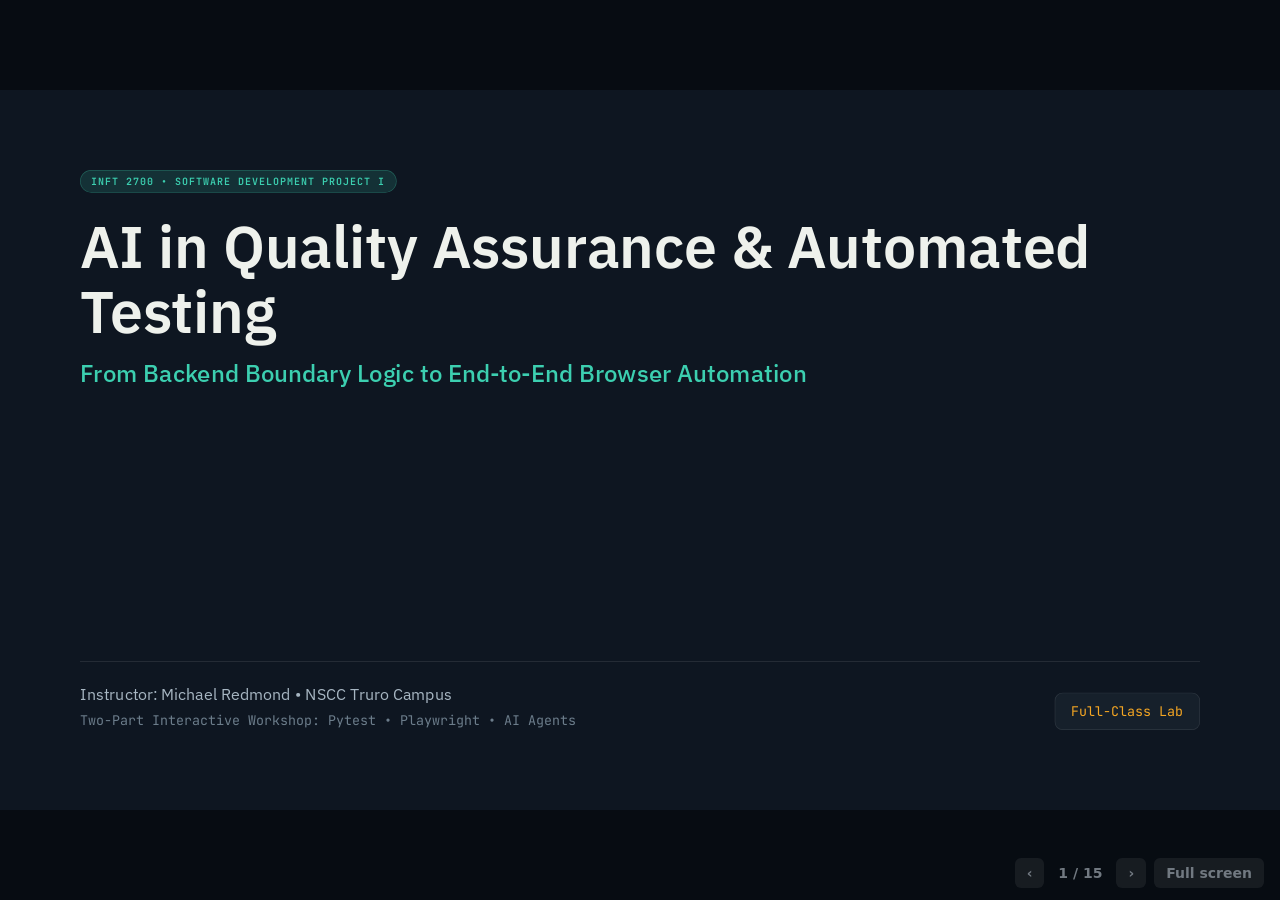
<file: inft2700.html>
<!DOCTYPE html>
<html lang="en">
<head>
<meta charset="UTF-8">
<meta name="viewport" content="width=device-width, initial-scale=1.0">
<title>AI in Quality Assurance & Automated Testing — INFT2700</title>
<meta name="description" content="INFT2700 Software Development Project I - AI-Driven Software Testing and Quality Assurance Workshop">
<link rel="preconnect" href="https://fonts.googleapis.com">
<link rel="preconnect" href="https://fonts.gstatic.com" crossorigin>
<link rel="stylesheet" href="https://fonts.googleapis.com/css2?family=IBM+Plex+Sans:wght@400;500;600;700&display=swap">
<link rel="stylesheet" href="https://fonts.googleapis.com/css2?family=JetBrains+Mono:wght@400;600&display=swap">
<style>
  html, body { margin: 0; height: 100%; background: #070C12; overflow: hidden; }
  #stage { position: fixed; inset: 0; display: flex; align-items: center; justify-content: center; }
  #deck { width: 1920px; height: 1080px; position: relative; flex: none; transform-origin: center center; }
  #deck > section { position: absolute; inset: 0; box-sizing: border-box; visibility: hidden; overflow: hidden;
                    display: flex; flex-direction: column; font-family: 'IBM Plex Sans', Arial, sans-serif; }
  #deck > section.active { visibility: visible; }
  #deck *, #deck *::before, #deck *::after { box-sizing: border-box; margin: 0; }
  #deck h1 { font-size: 88px; font-weight: 600; line-height: 1.1; }
  #deck h2 { font-size: 58px; font-weight: 600; line-height: 1.15; }
  #deck h3 { font-size: 34px; font-weight: 600; line-height: 1.2; }
  #deck p { font-size: 26px; line-height: 1.4; }
  #deck ul, #deck ol { padding-left: 1.2em; }
  #deck li { font-size: 24px; line-height: 1.45; }
  #deck li + li { margin-top: .35em; }
  #deck pre, #deck code { font-family: 'JetBrains Mono', 'Courier New', monospace; }
  
  .badge { display: inline-block; padding: 6px 16px; border-radius: 999px; font-family: 'JetBrains Mono', monospace; font-size: 15px; font-weight: 600; letter-spacing: 1.5px; text-transform: uppercase; }
  .badge-teal { background: rgba(60,207,176,0.15); color: #3CCFB0; border: 1px solid rgba(60,207,176,0.3); }
  .badge-amber { background: rgba(245,166,35,0.15); color: #F5A623; border: 1px solid rgba(245,166,35,0.3); }
  .badge-red { background: rgba(226,74,74,0.15); color: #E24A4A; border: 1px solid rgba(226,74,74,0.3); }
  .badge-purple { background: rgba(156,39,176,0.15); color: #BA68C8; border: 1px solid rgba(156,39,176,0.3); }
  .badge-blue { background: rgba(33,150,243,0.15); color: #64B5F6; border: 1px solid rgba(33,150,243,0.3); }

  .card { background: #16202B; border: 1px solid rgba(255,255,255,0.08); border-radius: 16px; padding: 32px; display: flex; flex-direction: column; gap: 14px; }
  .code-block { background: #0B1017; border: 1px solid rgba(255,255,255,0.1); border-radius: 12px; padding: 20px; font-family: 'JetBrains Mono', monospace; font-size: 18px; line-height: 1.4; color: #E0E6ED; overflow: hidden; }
  
  #bar { position: fixed; right: 16px; bottom: 12px; display: flex; gap: 8px; align-items: center;
         font: 600 14px/1 system-ui, sans-serif; color: #C9D3DC; opacity: .55; transition: opacity .2s; z-index: 9999; }
  #bar:hover, #bar:focus-within { opacity: 1; }
  #bar button { background: rgba(255,255,255,.12); color: inherit; border: 0; border-radius: 6px;
                padding: 8px 12px; font: inherit; cursor: pointer; }
  #count { min-width: 56px; text-align: center; font-variant-numeric: tabular-nums; }
</style>
</head>
<body>
<div id="stage"><div id="deck">

<!-- SLIDE 1: Title -->
<section id="cover" style="background:#0E1621;color:#EEF1EC;padding:120px;display:flex;flex-direction:column;justify-content:space-between">
  <div style="display:flex;flex-direction:column;gap:24px">
    <div>
      <span class="badge badge-teal">INFT 2700 &bull; SOFTWARE DEVELOPMENT PROJECT I</span>
    </div>
    <h1 style="color:#EEF1EC;margin-top:8px">AI in Quality Assurance &amp; Automated Testing</h1>
    <p style="font-size:36px;color:#3CCFB0;font-weight:500;margin-top:-4px">
      From Backend Boundary Logic to End-to-End Browser Automation
    </p>
  </div>
  <div style="display:flex;justify-content:space-between;align-items:flex-end;border-top:1px solid rgba(255,255,255,0.12);padding-top:32px">
    <div style="display:flex;flex-direction:column;gap:8px">
      <p style="font-size:24px;color:#A7B6C2">Instructor: Michael Redmond &bull; NSCC Truro Campus</p>
      <p style="font-size:20px;color:#6C7D8B;font-family:'JetBrains Mono', monospace">Two-Part Interactive Workshop: Pytest &bull; Playwright &bull; AI Agents</p>
    </div>
    <div style="background:#16202B;border-radius:12px;padding:14px 24px;border:1px solid rgba(255,255,255,0.1)">
      <span style="font-family:'JetBrains Mono', monospace;font-size:20px;color:#F5A623">Full-Class Lab</span>
    </div>
  </div>
</section>

<!-- SLIDE 2: QR Follow Along -->
<section id="follow-along" style="background:#0E1621;color:#EEF1EC;padding:120px;display:flex;flex-direction:row;align-items:center;gap:96px">
  <div style="flex:1;display:flex;flex-direction:column;gap:32px">
    <div>
      <span class="badge badge-teal">LIVE SLIDES</span>
    </div>
    <h2 style="font-size:64px;line-height:1.15;color:#EEF1EC">Get the slides on your own device</h2>
    <p style="font-size:30px;line-height:1.4;color:#A7B6C2">Scan the QR code, or navigate directly to:</p>
    <div style="background:#16202B;border-radius:16px;padding:24px 32px;border:1px solid rgba(60,207,176,0.3);width:fit-content">
      <p style="font-family:'JetBrains Mono', monospace;font-size:38px;color:#3CCFB0;margin:0">cluster.redmond.link/inft2700.html</p>
    </div>
    <p style="font-size:22px;color:#6C7D8B;margin-top:8px">&bull; Detailed lab instructions live in <strong>Notion Course Content</strong> &bull; Press [F] for Fullscreen</p>
  </div>
  <div style="flex:none;background:#FFFFFF;border-radius:28px;padding:36px;box-shadow:0 24px 64px rgba(0,0,0,0.6)">
    <svg aria-label="QR code linking to https://cluster.redmond.link/inft2700.html" viewBox="0 0 33 33" width="33" height="33" xmlns="http://www.w3.org/2000/svg" shape-rendering="crispEdges" style="width:560px;height:560px"><rect width="33" height="33" fill="#FFFFFF"/><path fill="#0E1621" d="M2,2h1v1h-1zM3,2h1v1h-1zM4,2h1v1h-1zM5,2h1v1h-1zM6,2h1v1h-1zM7,2h1v1h-1zM8,2h1v1h-1zM10,2h1v1h-1zM13,2h1v1h-1zM16,2h1v1h-1zM20,2h1v1h-1zM21,2h1v1h-1zM22,2h1v1h-1zM24,2h1v1h-1zM25,2h1v1h-1zM26,2h1v1h-1zM27,2h1v1h-1zM28,2h1v1h-1zM29,2h1v1h-1zM30,2h1v1h-1zM2,3h1v1h-1zM8,3h1v1h-1zM10,3h1v1h-1zM16,3h1v1h-1zM19,3h1v1h-1zM20,3h1v1h-1zM22,3h1v1h-1zM24,3h1v1h-1zM30,3h1v1h-1zM2,4h1v1h-1zM4,4h1v1h-1zM5,4h1v1h-1zM6,4h1v1h-1zM8,4h1v1h-1zM13,4h1v1h-1zM14,4h1v1h-1zM15,4h1v1h-1zM18,4h1v1h-1zM22,4h1v1h-1zM24,4h1v1h-1zM26,4h1v1h-1zM27,4h1v1h-1zM28,4h1v1h-1zM30,4h1v1h-1zM2,5h1v1h-1zM4,5h1v1h-1zM5,5h1v1h-1zM6,5h1v1h-1zM8,5h1v1h-1zM10,5h1v1h-1zM11,5h1v1h-1zM12,5h1v1h-1zM13,5h1v1h-1zM14,5h1v1h-1zM15,5h1v1h-1zM17,5h1v1h-1zM18,5h1v1h-1zM19,5h1v1h-1zM20,5h1v1h-1zM21,5h1v1h-1zM24,5h1v1h-1zM26,5h1v1h-1zM27,5h1v1h-1zM28,5h1v1h-1zM30,5h1v1h-1zM2,6h1v1h-1zM4,6h1v1h-1zM5,6h1v1h-1zM6,6h1v1h-1zM8,6h1v1h-1zM11,6h1v1h-1zM15,6h1v1h-1zM16,6h1v1h-1zM17,6h1v1h-1zM21,6h1v1h-1zM24,6h1v1h-1zM26,6h1v1h-1zM27,6h1v1h-1zM28,6h1v1h-1zM30,6h1v1h-1zM2,7h1v1h-1zM8,7h1v1h-1zM11,7h1v1h-1zM12,7h1v1h-1zM16,7h1v1h-1zM19,7h1v1h-1zM20,7h1v1h-1zM21,7h1v1h-1zM22,7h1v1h-1zM24,7h1v1h-1zM30,7h1v1h-1zM2,8h1v1h-1zM3,8h1v1h-1zM4,8h1v1h-1zM5,8h1v1h-1zM6,8h1v1h-1zM7,8h1v1h-1zM8,8h1v1h-1zM10,8h1v1h-1zM12,8h1v1h-1zM14,8h1v1h-1zM16,8h1v1h-1zM18,8h1v1h-1zM20,8h1v1h-1zM22,8h1v1h-1zM24,8h1v1h-1zM25,8h1v1h-1zM26,8h1v1h-1zM27,8h1v1h-1zM28,8h1v1h-1zM29,8h1v1h-1zM30,8h1v1h-1zM10,9h1v1h-1zM11,9h1v1h-1zM12,9h1v1h-1zM13,9h1v1h-1zM16,9h1v1h-1zM17,9h1v1h-1zM18,9h1v1h-1zM19,9h1v1h-1zM21,9h1v1h-1zM2,10h1v1h-1zM4,10h1v1h-1zM5,10h1v1h-1zM7,10h1v1h-1zM8,10h1v1h-1zM9,10h1v1h-1zM16,10h1v1h-1zM19,10h1v1h-1zM20,10h1v1h-1zM24,10h1v1h-1zM27,10h1v1h-1zM29,10h1v1h-1zM30,10h1v1h-1zM4,11h1v1h-1zM5,11h1v1h-1zM7,11h1v1h-1zM9,11h1v1h-1zM10,11h1v1h-1zM13,11h1v1h-1zM15,11h1v1h-1zM19,11h1v1h-1zM20,11h1v1h-1zM21,11h1v1h-1zM22,11h1v1h-1zM24,11h1v1h-1zM25,11h1v1h-1zM26,11h1v1h-1zM30,11h1v1h-1zM2,12h1v1h-1zM4,12h1v1h-1zM5,12h1v1h-1zM7,12h1v1h-1zM8,12h1v1h-1zM9,12h1v1h-1zM10,12h1v1h-1zM13,12h1v1h-1zM16,12h1v1h-1zM19,12h1v1h-1zM20,12h1v1h-1zM23,12h1v1h-1zM26,12h1v1h-1zM28,12h1v1h-1zM29,12h1v1h-1zM2,13h1v1h-1zM3,13h1v1h-1zM5,13h1v1h-1zM9,13h1v1h-1zM10,13h1v1h-1zM11,13h1v1h-1zM12,13h1v1h-1zM13,13h1v1h-1zM15,13h1v1h-1zM17,13h1v1h-1zM18,13h1v1h-1zM21,13h1v1h-1zM22,13h1v1h-1zM24,13h1v1h-1zM30,13h1v1h-1zM2,14h1v1h-1zM3,14h1v1h-1zM4,14h1v1h-1zM7,14h1v1h-1zM8,14h1v1h-1zM10,14h1v1h-1zM14,14h1v1h-1zM15,14h1v1h-1zM16,14h1v1h-1zM17,14h1v1h-1zM18,14h1v1h-1zM19,14h1v1h-1zM21,14h1v1h-1zM25,14h1v1h-1zM27,14h1v1h-1zM28,14h1v1h-1zM3,15h1v1h-1zM5,15h1v1h-1zM6,15h1v1h-1zM7,15h1v1h-1zM10,15h1v1h-1zM12,15h1v1h-1zM14,15h1v1h-1zM17,15h1v1h-1zM21,15h1v1h-1zM24,15h1v1h-1zM28,15h1v1h-1zM29,15h1v1h-1zM30,15h1v1h-1zM3,16h1v1h-1zM8,16h1v1h-1zM13,16h1v1h-1zM15,16h1v1h-1zM16,16h1v1h-1zM18,16h1v1h-1zM21,16h1v1h-1zM23,16h1v1h-1zM24,16h1v1h-1zM25,16h1v1h-1zM28,16h1v1h-1zM29,16h1v1h-1zM30,16h1v1h-1zM4,17h1v1h-1zM5,17h1v1h-1zM6,17h1v1h-1zM7,17h1v1h-1zM17,17h1v1h-1zM18,17h1v1h-1zM22,17h1v1h-1zM25,17h1v1h-1zM26,17h1v1h-1zM29,17h1v1h-1zM8,18h1v1h-1zM9,18h1v1h-1zM13,18h1v1h-1zM14,18h1v1h-1zM15,18h1v1h-1zM18,18h1v1h-1zM20,18h1v1h-1zM22,18h1v1h-1zM23,18h1v1h-1zM26,18h1v1h-1zM27,18h1v1h-1zM29,18h1v1h-1zM4,19h1v1h-1zM6,19h1v1h-1zM7,19h1v1h-1zM9,19h1v1h-1zM10,19h1v1h-1zM11,19h1v1h-1zM12,19h1v1h-1zM17,19h1v1h-1zM19,19h1v1h-1zM22,19h1v1h-1zM23,19h1v1h-1zM25,19h1v1h-1zM27,19h1v1h-1zM28,19h1v1h-1zM29,19h1v1h-1zM2,20h1v1h-1zM4,20h1v1h-1zM5,20h1v1h-1zM6,20h1v1h-1zM8,20h1v1h-1zM9,20h1v1h-1zM10,20h1v1h-1zM12,20h1v1h-1zM14,20h1v1h-1zM16,20h1v1h-1zM17,20h1v1h-1zM19,20h1v1h-1zM22,20h1v1h-1zM23,20h1v1h-1zM26,20h1v1h-1zM28,20h1v1h-1zM5,21h1v1h-1zM6,21h1v1h-1zM7,21h1v1h-1zM10,21h1v1h-1zM11,21h1v1h-1zM12,21h1v1h-1zM13,21h1v1h-1zM14,21h1v1h-1zM17,21h1v1h-1zM18,21h1v1h-1zM19,21h1v1h-1zM24,21h1v1h-1zM26,21h1v1h-1zM28,21h1v1h-1zM3,22h1v1h-1zM5,22h1v1h-1zM7,22h1v1h-1zM8,22h1v1h-1zM9,22h1v1h-1zM10,22h1v1h-1zM11,22h1v1h-1zM12,22h1v1h-1zM13,22h1v1h-1zM14,22h1v1h-1zM16,22h1v1h-1zM18,22h1v1h-1zM19,22h1v1h-1zM20,22h1v1h-1zM21,22h1v1h-1zM22,22h1v1h-1zM23,22h1v1h-1zM24,22h1v1h-1zM25,22h1v1h-1zM26,22h1v1h-1zM27,22h1v1h-1zM28,22h1v1h-1zM10,23h1v1h-1zM11,23h1v1h-1zM14,23h1v1h-1zM15,23h1v1h-1zM18,23h1v1h-1zM19,23h1v1h-1zM20,23h1v1h-1zM22,23h1v1h-1zM26,23h1v1h-1zM27,23h1v1h-1zM28,23h1v1h-1zM29,23h1v1h-1zM30,23h1v1h-1zM2,24h1v1h-1zM3,24h1v1h-1zM4,24h1v1h-1zM5,24h1v1h-1zM6,24h1v1h-1zM7,24h1v1h-1zM8,24h1v1h-1zM10,24h1v1h-1zM11,24h1v1h-1zM12,24h1v1h-1zM21,24h1v1h-1zM22,24h1v1h-1zM24,24h1v1h-1zM26,24h1v1h-1zM27,24h1v1h-1zM29,24h1v1h-1zM2,25h1v1h-1zM8,25h1v1h-1zM10,25h1v1h-1zM13,25h1v1h-1zM14,25h1v1h-1zM15,25h1v1h-1zM17,25h1v1h-1zM20,25h1v1h-1zM22,25h1v1h-1zM26,25h1v1h-1zM27,25h1v1h-1zM2,26h1v1h-1zM4,26h1v1h-1zM5,26h1v1h-1zM6,26h1v1h-1zM8,26h1v1h-1zM11,26h1v1h-1zM14,26h1v1h-1zM19,26h1v1h-1zM20,26h1v1h-1zM22,26h1v1h-1zM23,26h1v1h-1zM24,26h1v1h-1zM25,26h1v1h-1zM26,26h1v1h-1zM28,26h1v1h-1zM29,26h1v1h-1zM30,26h1v1h-1zM2,27h1v1h-1zM4,27h1v1h-1zM5,27h1v1h-1zM6,27h1v1h-1zM8,27h1v1h-1zM10,27h1v1h-1zM11,27h1v1h-1zM13,27h1v1h-1zM14,27h1v1h-1zM16,27h1v1h-1zM17,27h1v1h-1zM18,27h1v1h-1zM25,27h1v1h-1zM26,27h1v1h-1zM27,27h1v1h-1zM30,27h1v1h-1zM2,28h1v1h-1zM4,28h1v1h-1zM5,28h1v1h-1zM6,28h1v1h-1zM8,28h1v1h-1zM10,28h1v1h-1zM12,28h1v1h-1zM13,28h1v1h-1zM14,28h1v1h-1zM15,28h1v1h-1zM19,28h1v1h-1zM20,28h1v1h-1zM21,28h1v1h-1zM25,28h1v1h-1zM28,28h1v1h-1zM30,28h1v1h-1zM2,29h1v1h-1zM8,29h1v1h-1zM11,29h1v1h-1zM14,29h1v1h-1zM15,29h1v1h-1zM17,29h1v1h-1zM21,29h1v1h-1zM22,29h1v1h-1zM24,29h1v1h-1zM25,29h1v1h-1zM27,29h1v1h-1zM29,29h1v1h-1zM2,30h1v1h-1zM3,30h1v1h-1zM4,30h1v1h-1zM5,30h1v1h-1zM6,30h1v1h-1zM7,30h1v1h-1zM8,30h1v1h-1zM10,30h1v1h-1zM11,30h1v1h-1zM12,30h1v1h-1zM13,30h1v1h-1zM15,30h1v1h-1zM17,30h1v1h-1zM20,30h1v1h-1zM21,30h1v1h-1zM22,30h1v1h-1zM24,30h1v1h-1zM25,30h1v1h-1zM29,30h1v1h-1z"/></svg>
  </div>
</section>

<!-- SLIDE 3: The QA Reality Check -->
<section id="qa-reality" style="background:#0E1621;color:#EEF1EC;padding:110px;display:flex;flex-direction:column;justify-content:space-between">
  <div>
    <span class="badge badge-amber">THE REALITY OF MODERN ENGINEERING</span>
    <h2 style="margin-top:16px">Writing Code is Cheap. Verifying it is Hard.</h2>
  </div>
  <div style="display:grid;grid-template-columns:1fr 1fr;gap:40px">
    <div class="card" style="border-left:4px solid #E24A4A">
      <h3 style="color:#E24A4A">The Traditional Testing Bottleneck</h3>
      <ul style="color:#C9D3DC;display:flex;flex-direction:column;gap:12px;margin-top:6px">
        <li>Developers write "happy-path" tests to satisfy CI/CD checkboxes.</li>
        <li>Subtle boundary conditions and state regressions slip past.</li>
        <li>Manual QA spreadsheets cannot keep pace with daily pull requests.</li>
        <li>End users in production become the default QA testers.</li>
      </ul>
    </div>
    <div class="card" style="border-left:4px solid #3CCFB0">
      <h3 style="color:#3CCFB0">The AI QA Opportunity</h3>
      <ul style="color:#C9D3DC;display:flex;flex-direction:column;gap:12px;margin-top:6px">
        <li>LLMs excel at rapid combinatorial analysis and boundary fuzzing.</li>
        <li>Acts as a tireless adversarial tester thinking of malicious inputs.</li>
        <li>Rapidly converts plain-English business rules into executable suites.</li>
        <li>Allows engineers to focus on high-level architecture and UX.</li>
      </ul>
    </div>
  </div>
  <div style="background:#16202B;border-radius:12px;padding:16px 28px;border-left:4px solid #F5A623">
    <p style="font-size:22px;color:#A7B6C2"><strong style="color:#F5A623">Industry Metric:</strong> Fixing a defect in production costs <strong style="color:#FFF">30x to 100x</strong> more than catching it during automated unit/integration testing.</p>
  </div>
</section>

<!-- SLIDE 4: Deterministic vs Probabilistic -->
<section id="deterministic-vs-probabilistic" style="background:#0E1621;color:#EEF1EC;padding:110px;display:flex;flex-direction:column;justify-content:space-between">
  <div>
    <span class="badge badge-purple">THE CORE MENTAL MODEL</span>
    <h2 style="margin-top:16px">Deterministic vs. Probabilistic Systems</h2>
  </div>
  <div style="display:grid;grid-template-columns:1fr 1fr;gap:40px">
    <div class="card">
      <div style="display:flex;align-items:center;gap:12px">
        <span class="badge badge-teal">DETERMINISTIC</span>
        <h3 style="color:#3CCFB0;margin:0">Pytest &amp; Playwright</h3>
      </div>
      <p style="color:#A7B6C2;font-size:22px">Zero tolerance for fuzziness. Same input always yields the exact same binary pass/fail result.</p>
      <div class="code-block" style="font-size:17px">
assert success is True<br>
expect(page.locator("#subtotal")).to_have_text("$100.00")
      </div>
      <p style="color:#6C7D8B;font-size:18px">&bull; Objective ground truth &bull; Automated CI/CD gatekeeper</p>
    </div>
    <div class="card">
      <div style="display:flex;align-items:center;gap:12px">
        <span class="badge badge-amber">PROBABILISTIC</span>
        <h3 style="color:#F5A623;margin:0">LLMs &amp; Reasoning Models</h3>
      </div>
      <p style="color:#A7B6C2;font-size:22px">Statistical probability distributions. Creative, semantic, exploratory, but prone to hallucinations.</p>
      <div class="code-block" style="font-size:17px">
"What if the user passes photo_url='' or '   '?"<br>
"What happens when adding product ID 2 after product 1?"
      </div>
      <p style="color:#6C7D8B;font-size:18px">&bull; Creative fuzzing &bull; Generates test matrices &bull; Non-deterministic</p>
    </div>
  </div>
  <div style="background:rgba(60,207,176,0.1);border-radius:12px;padding:18px 32px;border:1px solid rgba(60,207,176,0.3)">
    <p style="font-size:24px;color:#EEF1EC"><strong style="color:#3CCFB0">The Golden Rule of AI QA:</strong> Use probabilistic AI to <em>explore and generate</em> test cases; rely on deterministic test runners to <em>execute and enforce</em> truth.</p>
  </div>
</section>

<!-- SLIDE 5: Enterprise Case Study: Alibaba OCR & Markov -->
<section id="enterprise-alibaba" style="background:#0E1621;color:#EEF1EC;padding:110px;display:flex;flex-direction:column;justify-content:space-between">
  <div>
    <div style="display:flex;align-items:center;gap:16px">
      <span class="badge badge-purple">ENTERPRISE SPOTLIGHT</span>
      <span style="font-family:'JetBrains Mono', monospace;font-size:17px;color:#F5A623">&#9733; 27,000+ GitHub Stars</span>
    </div>
    <h2 style="margin-top:16px">Alibaba's <code style="color:#3CCFB0">open-code-review</code> (OCR) &amp; Markov</h2>
  </div>
  <div style="display:grid;grid-template-columns:1.2fr 1fr;gap:40px">
    <div class="card" style="gap:16px">
      <h3 style="color:#3CCFB0">Automated Code Review &amp; Quality Gatekeeping</h3>
      <p style="font-size:21px;color:#C9D3DC;line-height:1.4">
        At Alibaba's scale (hundreds of thousands of daily PRs across Taobao, Tmall, and Alibaba Cloud), manual code review cannot catch every regression.
      </p>
      <ul style="color:#A7B6C2;display:flex;flex-direction:column;gap:8px">
        <li><strong>Deterministic AST Parsing &amp; Slicing:</strong> Cuts out 99% of unrelated repo files and feeds the LLM only the relevant data-flow slice.</li>
        <li><strong>Multi-Agent Bug Audits:</strong> Specialized agents catch Null Pointer Exceptions, concurrency race conditions, and boundary flaws.</li>
        <li><strong>Automated Test Synthesis:</strong> Directly writes unit test assertions anchoring against the modified PR contract.</li>
      </ul>
    </div>
    <div style="display:flex;flex-direction:column;gap:16px">
      <div class="card" style="background:#0B1017;border-left:4px solid #BA68C8;padding:24px">
        <h4 style="font-size:19px;color:#BA68C8;font-family:'JetBrains Mono', monospace">Alibaba open-code-review</h4>
        <p style="font-size:16px;color:#A7B6C2;font-family:'JetBrains Mono', monospace">github.com/alibaba/open-code-review</p>
        <p style="font-size:17px;color:#C9D3DC;margin-top:6px">Automates PR audits, reduces human review load by 40%, and acts as an automated CI quality gate.</p>
      </div>
      <div class="card" style="background:#0B1017;border-left:4px solid #3CCFB0;padding:24px">
        <h4 style="font-size:19px;color:#3CCFB0;font-family:'JetBrains Mono', monospace">Alibaba Markov Platform</h4>
        <p style="font-size:16px;color:#A7B6C2;font-family:'JetBrains Mono', monospace">alibaba/intelligent-test-platform</p>
        <p style="font-size:17px;color:#C9D3DC;margin-top:6px">Automated test data construction, smart test case recommendation, and change-impact analysis.</p>
      </div>
    </div>
  </div>
  <div style="background:#16202B;border-radius:12px;padding:16px 28px;border-left:4px solid #3CCFB0">
    <p style="font-size:20px;color:#A7B6C2"><strong style="color:#3CCFB0">The Key Lesson:</strong> Big tech does not use AI to "vibe-test." They build a <strong>Hybrid Pipeline</strong> where deterministic tools filter the code and execute the tests.</p>
  </div>
</section>

<!-- SLIDE 6: The Hybrid Architecture -->
<section id="hybrid-pipeline" style="background:#0E1621;color:#EEF1EC;padding:110px;display:flex;flex-direction:column;justify-content:space-between">
  <div>
    <span class="badge badge-teal">SYSTEM DESIGN</span>
    <h2 style="margin-top:16px">The Enterprise Hybrid QA Pipeline</h2>
  </div>
  <div style="display:grid;grid-template-columns:repeat(4, 1fr);gap:20px">
    <div class="card" style="border-top:4px solid #64B5F6">
      <span class="badge badge-blue" style="font-size:12px">STAGE 1: DETERMINISTIC</span>
      <h3 style="font-size:20px;color:#EEF1EC;margin-top:6px">AST Slicing &amp; Diff</h3>
      <p style="font-size:17px;color:#A7B6C2">Isolates modified code pathways and extracts specifications deterministically.</p>
    </div>
    <div class="card" style="border-top:4px solid #BA68C8">
      <span class="badge badge-purple" style="font-size:12px">STAGE 2: PROBABILISTIC</span>
      <h3 style="font-size:20px;color:#EEF1EC;margin-top:6px">Adversarial Reasoning</h3>
      <p style="font-size:17px;color:#A7B6C2">LLM analyzes boundary thresholds, negative paths, and security bypasses.</p>
    </div>
    <div class="card" style="border-top:4px solid #F5A623">
      <span class="badge badge-amber" style="font-size:12px">STAGE 3: CODE GEN</span>
      <h3 style="font-size:20px;color:#EEF1EC;margin-top:6px">Test Synthesis</h3>
      <p style="font-size:17px;color:#A7B6C2">Generates strict Python Pytest or Playwright suites anchored to requirements.</p>
    </div>
    <div class="card" style="border-top:4px solid #3CCFB0">
      <span class="badge badge-teal" style="font-size:12px">STAGE 4: DETERMINISTIC</span>
      <h3 style="font-size:20px;color:#EEF1EC;margin-top:6px">Execution Gate</h3>
      <p style="font-size:17px;color:#A7B6C2">Test runner executes in CI sandbox. Green = Merge. Red = Reject PR or trigger patch.</p>
    </div>
  </div>
  <div class="card" style="background:#0B1017;padding:24px 32px">
    <p style="font-family:'JetBrains Mono', monospace;font-size:20px;color:#3CCFB0">
      [Git Diff &amp; Spec] &rarr; [AST Slicer] &rarr; [LLM Adversarial Reasoning] &rarr; [Pytest / Playwright Runner] &rarr; [Merge / Reject]
    </p>
  </div>
</section>

<!-- SLIDE 7: The Specification Anchor Technique -->
<section id="spec-anchor-technique" style="background:#0E1621;color:#EEF1EC;padding:110px;display:flex;flex-direction:column;justify-content:space-between">
  <div>
    <span class="badge badge-red">CRITICAL QA SKILL</span>
    <h2 style="margin-top:16px">The Specification Anchor Technique</h2>
  </div>
  <div style="display:grid;grid-template-columns:1fr 1fr;gap:40px">
    <div class="card" style="border-left:4px solid #E24A4A">
      <div style="display:flex;align-items:center;gap:10px">
        <span class="badge badge-red">THE "VIBE-TESTING" TRAP</span>
      </div>
      <div class="code-block" style="font-size:16px;color:#E24A4A;background:rgba(226,74,74,0.08)">
"Here is my Python function submit_issue_report.<br>
Write unit tests using pytest for it."
      </div>
      <p style="font-size:18px;color:#A7B6C2"><strong>Fatal Flaw:</strong> The LLM reads the buggy code, assumes existing behavior is intended, and writes assertions that <em>guarantee the bug passes!</em></p>
    </div>
    <div class="card" style="border-left:4px solid #3CCFB0">
      <div style="display:flex;align-items:center;gap:10px">
        <span class="badge badge-teal">THE SPECIFICATION ANCHOR</span>
      </div>
      <div class="code-block" style="font-size:15px;color:#3CCFB0;background:rgba(60,207,176,0.08)">
"Here is the BUSINESS SPECIFICATION: [...]<br>
Here is the IMPLEMENTATION CODE in app.py: [...]<br><br>
Analyze discrepancies between the spec and code.<br>
Apply Boundary Value Analysis (BVA).<br>
Write assertions testing against the SPECIFICATION,<br>
NOT the current implementation."
      </div>
      <p style="font-size:18px;color:#A7B6C2"><strong>Result:</strong> Discrepancies immediately trigger test failures in the runner, exposing the exact bug.</p>
    </div>
  </div>
  <div style="background:#16202B;border-radius:12px;padding:16px 28px">
    <p style="font-size:20px;color:#A7B6C2">A unit test has zero value if it cannot fail when a business requirement is violated.</p>
  </div>
</section>

<!-- SLIDE 8: Today's Full-Class Lab Architecture -->
<section id="lab-overview" style="background:#0E1621;color:#EEF1EC;padding:110px;display:flex;flex-direction:column;justify-content:space-between">
  <div>
    <span class="badge badge-amber">FULL-CLASS WORKSHOP</span>
    <h2 style="margin-top:16px">Today's Lab: Two Interconnected Testing Missions</h2>
  </div>
  <div style="display:grid;grid-template-columns:1fr 1fr;gap:40px">
    <div class="card" style="border-top:4px solid #3CCFB0">
      <div style="display:flex;justify-content:space-between;align-items:center">
        <span class="badge badge-teal">PART 1: BACKEND LOGIC</span>
        <span style="font-family:'JetBrains Mono', monospace;color:#6C7D8B;font-size:16px">~35 Mins</span>
      </div>
      <h3 style="color:#EEF1EC;font-size:26px">Pytest &amp; Boundary Bug Hunting</h3>
      <ul style="color:#C9D3DC;display:flex;flex-direction:column;gap:10px;font-size:20px">
        <li><strong>SUT:</strong> <code>submit_issue_report(payload)</code> in <code>app.py</code>.</li>
        <li><strong>Baseline:</strong> 4 initial tests pass (false sense of security).</li>
        <li><strong>The Bugs:</strong> Description length off-by-one &amp; empty <code>photo_url</code>.</li>
        <li><strong>Mission:</strong> Prompt AI with BVA &rarr; expose bugs &rarr; patch to 100% green.</li>
      </ul>
    </div>
    <div class="card" style="border-top:4px solid #F5A623">
      <div style="display:flex;justify-content:space-between;align-items:center">
        <span class="badge badge-amber">PART 2: FRONTEND E2E</span>
        <span style="font-family:'JetBrains Mono', monospace;color:#6C7D8B;font-size:16px">~45 Mins</span>
      </div>
      <h3 style="color:#EEF1EC;font-size:26px">Playwright &amp; Browser Regression</h3>
      <ul style="color:#C9D3DC;display:flex;flex-direction:column;gap:10px;font-size:20px">
        <li><strong>Target:</strong> Live BugMart E-Commerce Web Store.</li>
        <li><strong>Tooling:</strong> Playwright in Python (or Selenium).</li>
        <li><strong>The Regression:</strong> Item 1 works; Item 2 fails completely.</li>
        <li><strong>Mission:</strong> Automate browser &rarr; catch regression &rarr; fix JS &rarr; green.</li>
      </ul>
    </div>
  </div>
  <div style="background:#16202B;border-radius:12px;padding:16px 28px;display:flex;justify-content:space-between;align-items:center">
    <p style="font-size:20px;color:#A7B6C2">Complete step-by-step instructions and code snippets are in <strong>Notion &gt; Course Content &gt; INFT2700 - QA Test Automation</strong>.</p>
  </div>
</section>

<!-- SLIDE 9: Part 1 Highlights -->
<section id="part1-highlights" style="background:#0E1621;color:#EEF1EC;padding:110px;display:flex;flex-direction:column;justify-content:space-between">
  <div>
    <span class="badge badge-teal">PART 1 HIGHLIGHTS</span>
    <h2 style="margin-top:16px">The Warehouse SUT: Catching the Planted Bugs</h2>
  </div>
  <div style="display:grid;grid-template-columns:1fr 1fr;gap:40px">
    <div class="card" style="border-left:4px solid #E24A4A">
      <h3 style="font-size:24px;color:#E24A4A">Bug #1: The Description Off-by-One</h3>
      <div class="code-block" style="font-size:15px">
# Specification:<br>
"Description must be 10 to 500 characters inclusive."<br><br>
# Code in app.py (Line 51):<br>
if len(desc.strip()) > 10:  # &larr; BUG: Uses '>' instead of '>='!<br>
&nbsp;&nbsp;&nbsp;&nbsp;pass<br>
else:<br>
&nbsp;&nbsp;&nbsp;&nbsp;return False, "Must be at least 10 chars"
      </div>
      <p style="font-size:18px;color:#C9D3DC">A description with <strong>exactly 10 chars</strong> is rejected! BVA at 9, 10, and 11 immediately catches this.</p>
    </div>
    <div class="card" style="border-left:4px solid #E24A4A">
      <h3 style="font-size:24px;color:#E24A4A">Bug #2: Empty photo_url Bypass</h3>
      <div class="code-block" style="font-size:15px">
# Specification:<br>
"CRITICAL severity requires a non-empty photo_url."<br><br>
# Code in app.py (Line 68):<br>
if photo_url is None:  # &larr; BUG: Checks None, but allows empty strings!<br>
&nbsp;&nbsp;&nbsp;&nbsp;return False, "Critical requires photo"
      </div>
      <p style="font-size:18px;color:#C9D3DC">Passing <code>photo_url=""</code> or <code>"   "</code> is <em>not None</em>, so it slips right past the validation!</p>
    </div>
  </div>
  <div class="card" style="background:#0B1017;padding:20px 28px">
    <p style="font-family:'JetBrains Mono', monospace;font-size:19px;color:#3CCFB0">
      pytest -v &rarr; <span style="color:#E24A4A">2 FAILED</span> &rarr; Fix code &rarr; <span style="color:#3CCFB0">14 PASSED in 0.08s</span> &#9989;
    </p>
  </div>
</section>

<!-- SLIDE 10: Part 1 Parametrization -->
<section id="part1-matrix" style="background:#0E1621;color:#EEF1EC;padding:110px;display:flex;flex-direction:column;justify-content:space-between">
  <div>
    <span class="badge badge-teal">PART 1 HIGHLIGHTS</span>
    <h2 style="margin-top:16px">Scaling Tests with <code style="color:#3CCFB0">@pytest.mark.parametrize</code></h2>
  </div>
  <div style="display:grid;grid-template-columns:1.2fr 1fr;gap:40px">
    <div class="card">
      <h3 style="font-size:24px;color:#EEF1EC">From 1 Test to 20 Scenarios in a Table</h3>
      <div class="code-block" style="font-size:14px;line-height:1.35">
@pytest.mark.parametrize("eq_id, expected", [<br>
&nbsp;&nbsp;&nbsp;&nbsp;("WH-FL-101", True),         # Valid standard format<br>
&nbsp;&nbsp;&nbsp;&nbsp;("WH-CV-002", True),         # Valid standard format<br>
&nbsp;&nbsp;&nbsp;&nbsp;("FORKLIFT-99", False),      # Invalid prefix<br>
&nbsp;&nbsp;&nbsp;&nbsp;("WH-F-101", False),         # Single letter (expected 2)<br>
&nbsp;&nbsp;&nbsp;&nbsp;("WH-FL-10", False),         # 2 digits (expected 3)<br>
&nbsp;&nbsp;&nbsp;&nbsp;("WH-FL-1001", False),       # 4 digits (expected 3)<br>
])<br>
def test_equipment_id_regex_matrix(eq_id, expected):<br>
&nbsp;&nbsp;&nbsp;&nbsp;payload = make_payload(equipment_id=eq_id)<br>
&nbsp;&nbsp;&nbsp;&nbsp;success, _ = submit_issue_report(payload)<br>
&nbsp;&nbsp;&nbsp;&nbsp;assert success == expected
      </div>
    </div>
    <div class="card" style="background:#0B1017">
      <h3 style="font-size:22px;color:#3CCFB0">Why Parametrization Matters</h3>
      <ul style="color:#A7B6C2;display:flex;flex-direction:column;gap:12px;font-size:18px">
        <li><strong>Executable Specification:</strong> Anyone reading the test file instantly understands all valid and invalid patterns for <code>^WH-[A-Z]{2}-\d{3}$</code>.</li>
        <li><strong>Zero Code Duplication:</strong> One test function executes dozens of boundary scenarios cleanly.</li>
        <li><strong>AI Synergy:</strong> LLMs generate massive, high-coverage boundary tables in seconds from regular expressions.</li>
      </ul>
    </div>
  </div>
  <div style="background:#16202B;border-radius:12px;padding:16px 28px">
    <p style="font-size:20px;color:#A7B6C2">Use AI to generate the test data matrix, but let Pytest enforce the execution truth.</p>
  </div>
</section>

<!-- SLIDE 11: Part 2 Overview & Playwright -->
<section id="part2-overview" style="background:#0E1621;color:#EEF1EC;padding:110px;display:flex;flex-direction:column;justify-content:space-between">
  <div>
    <span class="badge badge-amber">PART 2 HIGHLIGHTS</span>
    <h2 style="margin-top:16px">End-to-End (E2E) Browser Testing with Playwright</h2>
  </div>
  <div style="display:grid;grid-template-columns:1fr 1fr;gap:40px">
    <div class="card">
      <h3 style="font-size:24px;color:#F5A623">Why Backend Tests Aren't Enough</h3>
      <p style="font-size:19px;color:#C9D3DC;line-height:1.45">
        Your backend API can return a perfect 200 OK, but if your frontend JavaScript fails to render the cart or drops a click event, the user experience is completely broken.
      </p>
      <div class="code-block" style="font-size:15px;color:#64B5F6">
# Install Playwright in Python:<br>
pip install playwright pytest-playwright<br>
playwright install chromium<br><br>
# Record browser actions automatically:<br>
playwright codegen https://nscctruroit.github.io/BugMart/
      </div>
    </div>
    <div class="card">
      <h3 style="font-size:24px;color:#3CCFB0">AI-Generated Playwright Test</h3>
      <div class="code-block" style="font-size:14px;color:#3CCFB0;line-height:1.35">
def test_bugmart_login_and_cart(page):<br>
&nbsp;&nbsp;&nbsp;&nbsp;page.goto("https://nscctruroit.github.io/BugMart/")<br>
&nbsp;&nbsp;&nbsp;&nbsp;page.click("text=Login")<br>
&nbsp;&nbsp;&nbsp;&nbsp;page.fill("#username", "test")<br>
&nbsp;&nbsp;&nbsp;&nbsp;page.fill("#password", "pass")<br>
&nbsp;&nbsp;&nbsp;&nbsp;page.click("button:has-text('Login')")<br>
&nbsp;&nbsp;&nbsp;&nbsp;page.click("[data-product-id='1'] .add-btn")<br>
&nbsp;&nbsp;&nbsp;&nbsp;page.click("text=Cart")<br>
&nbsp;&nbsp;&nbsp;&nbsp;expect(page.locator("#subtotal")).to_have_text("$100.00")
      </div>
      <p style="font-size:17px;color:#A7B6C2">Runs headless in CI/CD or <code>--headed</code> on your laptop!</p>
    </div>
  </div>
  <div style="background:#16202B;border-radius:12px;padding:16px 28px">
    <p style="font-size:20px;color:#A7B6C2">Target Application: <a href="https://nscctruroit.github.io/BugMart/" style="color:#3CCFB0;text-decoration:none">https://nscctruroit.github.io/BugMart/</a> (Live on GitHub Pages).</p>
  </div>
</section>

<!-- SLIDE 12: Part 2 Regression Bug -->
<section id="part2-regression" style="background:#0E1621;color:#EEF1EC;padding:110px;display:flex;flex-direction:column;justify-content:space-between">
  <div>
    <span class="badge badge-amber">PART 2 HIGHLIGHTS</span>
    <h2 style="margin-top:16px">Catching the BugMart Regression Bug</h2>
  </div>
  <div style="display:grid;grid-template-columns:1fr 1fr;gap:40px">
    <div class="card" style="border-left:4px solid #E24A4A">
      <h3 style="font-size:24px;color:#E24A4A">The Classic Regression in JavaScript</h3>
      <div class="code-block" style="font-size:14px;line-height:1.35">
// In BugMart handleAddToCart (line 430):<br>
if (productId === 1) {<br>
&nbsp;&nbsp;&nbsp;&nbsp;// Fixed for Flux Capacitor...<br>
&nbsp;&nbsp;&nbsp;&nbsp;const productToAdd = state.products.find(p => p.id === productId);<br>
&nbsp;&nbsp;&nbsp;&nbsp;state.cart.push(productToAdd);<br>
} else {<br>
&nbsp;&nbsp;&nbsp;&nbsp;// Empty else block! Broke all other items!<br>
&nbsp;&nbsp;&nbsp;&nbsp;console.log('Attempted to add other item...');<br>
}
      </div>
      <p style="font-size:17px;color:#A7B6C2">Adding the <strong>Flux Capacitor</strong> passes, but adding <strong>Quantum Q-Tips</strong> fails silently!</p>
    </div>
    <div class="card" style="border-left:4px solid #3CCFB0">
      <h3 style="font-size:24px;color:#3CCFB0">The AI-Assisted Fix &amp; Full Suite</h3>
      <div class="code-block" style="font-size:14px;line-height:1.35">
// The Corrected Universal Logic:<br>
const product = state.products.find(p => p.id === productId);<br>
if (!product) return;<br><br>
const itemToAdd = { ...product };<br>
if (itemToAdd.onSale && itemToAdd.salePrice) {<br>
&nbsp;&nbsp;&nbsp;&nbsp;itemToAdd.price = itemToAdd.salePrice; // Bug 8 fix<br>
}<br>
state.cart.push(itemToAdd);<br>
updateCartIcon();
      </div>
      <p style="font-size:17px;color:#A7B6C2">Re-run Playwright: All cart items &amp; sale prices verified green.</p>
    </div>
  </div>
  <div style="background:#16202B;border-radius:12px;padding:16px 28px">
    <p style="font-size:20px;color:#A7B6C2"><strong>Regression Testing Defined:</strong> Running your entire automated test suite to verify that a bug fix didn't silently break other features.</p>
  </div>
</section>

<!-- SLIDE 13: Beyond Line Coverage -->
<section id="beyond-coverage" style="background:#0E1621;color:#EEF1EC;padding:110px;display:flex;flex-direction:column;justify-content:space-between">
  <div>
    <span class="badge badge-purple">SENIOR ENGINEERING MINDSET</span>
    <h2 style="margin-top:16px">Beyond Line Coverage: Mutation Testing</h2>
  </div>
  <div style="display:grid;grid-template-columns:repeat(3, 1fr);gap:28px">
    <div class="card">
      <h3 style="font-size:24px;color:#64B5F6">Line Coverage</h3>
      <p style="font-size:18px;color:#A7B6C2;line-height:1.4">Measures which lines of code were touched during execution.</p>
      <div style="background:#0B1017;padding:14px;border-radius:8px;margin-top:8px">
        <p style="font-size:15px;color:#F5A623;font-family:'JetBrains Mono', monospace">Flaw: A test that calls a function without any assertions still achieves 100% line coverage!</p>
      </div>
    </div>
    <div class="card">
      <h3 style="font-size:24px;color:#BA68C8">Branch Coverage</h3>
      <p style="font-size:18px;color:#A7B6C2;line-height:1.4">Measures whether every boolean branch (true/false) was taken.</p>
      <div style="background:#0B1017;padding:14px;border-radius:8px;margin-top:8px">
        <p style="font-size:15px;color:#A7B6C2;font-family:'JetBrains Mono', monospace">Better: Ensures both if and else pathways are evaluated.</p>
      </div>
    </div>
    <div class="card" style="border:1px solid rgba(60,207,176,0.4)">
      <h3 style="font-size:24px;color:#3CCFB0">Mutation Testing (Gold Standard)</h3>
      <p style="font-size:18px;color:#A7B6C2;line-height:1.4">Automatically mutates code (e.g. changes <code>&gt;</code> to <code>&gt;=</code>) and checks if tests fail.</p>
      <div style="background:#0B1017;padding:14px;border-radius:8px;margin-top:8px">
        <p style="font-size:15px;color:#3CCFB0;font-family:'JetBrains Mono', monospace">"Did your test kill the mutant?" If not, your assertions are weak.</p>
      </div>
    </div>
  </div>
  <div style="background:#16202B;border-radius:12px;padding:16px 28px">
    <p style="font-size:20px;color:#A7B6C2">Tools to explore: <code style="color:#3CCFB0">mutmut</code> for Python, <code style="color:#3CCFB0">Stryker</code> for JavaScript/TypeScript.</p>
  </div>
</section>

<!-- SLIDE 14: Application to Course Projects -->
<section id="course-projects" style="background:#0E1621;color:#EEF1EC;padding:110px;display:flex;flex-direction:column;justify-content:space-between">
  <div>
    <span class="badge badge-amber">INFT 2700 APPLICATION</span>
    <h2 style="margin-top:16px">Applying This to Your Project Charter &amp; Sprints</h2>
  </div>
  <div style="display:grid;grid-template-columns:1fr 1fr;gap:40px">
    <div class="card">
      <h3 style="font-size:24px;color:#F5A623">This Week's Project Execution</h3>
      <ul style="color:#C9D3DC;display:flex;flex-direction:column;gap:12px;margin-top:6px;font-size:20px">
        <li>You finalized your Unified Team Charters and team norms.</li>
        <li>This week is allocated to actual execution: defining backlog tasks and building features.</li>
        <li>Hold coordination roles (Project Managers, Tech Leads) accountable.</li>
        <li>Friday requirement: <strong>Weekly Status Flash Update</strong>.</li>
      </ul>
    </div>
    <div class="card">
      <h3 style="font-size:24px;color:#3CCFB0">Embedding Automated QA in Your Repos</h3>
      <ul style="color:#C9D3DC;display:flex;flex-direction:column;gap:12px;margin-top:6px;font-size:20px">
        <li>Anchor test cases directly to user stories from your project charter.</li>
        <li>Set up a simple GitHub Actions CI workflow to run tests on every push.</li>
        <li>Use AI prompting to generate boundary test cases for your API endpoints.</li>
        <li>Protect your <code>main</code> branch with passing test status checks.</li>
      </ul>
    </div>
  </div>
  <div style="background:#16202B;border-radius:12px;padding:16px 28px">
    <p style="font-size:20px;color:#A7B6C2">A project without automated tests is technical debt waiting to explode during final presentations.</p>
  </div>
</section>

<!-- SLIDE 15: Q&A and Live Hacking -->
<section id="qa-hacking" style="background:#0E1621;color:#EEF1EC;padding:120px;display:flex;flex-direction:column;justify-content:space-between">
  <div style="display:flex;flex-direction:column;gap:20px">
    <div>
      <span class="badge badge-teal">OPEN LAB &bull; LIVE HACKING</span>
    </div>
    <h1 style="color:#EEF1EC;font-size:80px">Q&amp;A &amp; Live Hacking Time</h1>
    <p style="font-size:34px;color:#3CCFB0;font-weight:500">
      Open Notion, grab your group, and start with Part 1 in your IDEs!
    </p>
  </div>
  <div style="display:grid;grid-template-columns:1fr 1fr;gap:40px;background:#16202B;border-radius:16px;padding:36px;border:1px solid rgba(255,255,255,0.08)">
    <div>
      <p style="font-size:22px;color:#A7B6C2;font-family:'JetBrains Mono', monospace">Workshop Resources:</p>
      <ul style="color:#EEF1EC;margin-top:12px;display:flex;flex-direction:column;gap:8px">
        <li>Notion Lab Guide: <strong>Course Content &gt; INFT2700 - QA Test Automation</strong></li>
        <li>Slides: <a href="https://cluster.redmond.link/inft2700.html" style="color:#3CCFB0;text-decoration:none">cluster.redmond.link/inft2700.html</a></li>
        <li>Target Web Store: <a href="https://nscctruroit.github.io/BugMart/" style="color:#3CCFB0;text-decoration:none">nscctruroit.github.io/BugMart/</a></li>
      </ul>
    </div>
    <div style="display:flex;flex-direction:column;justify-content:center;align-items:flex-start">
      <p style="font-size:24px;color:#F5A623;font-weight:600">Friday Milestone Reminder:</p>
      <p style="font-size:20px;color:#A7B6C2;margin-top:6px">Status Flash Updates are due by end of week. Coordinate with your team PM &amp; execute your sprint!</p>
    </div>
  </div>
</section>

</div></div>

<nav id="bar" aria-label="Slide controls">
  <button id="prev" aria-label="Previous slide">&#8249;</button>
  <span id="count" aria-live="polite"></span>
  <button id="next" aria-label="Next slide">&#8250;</button>
  <button id="full">Full screen</button>
</nav>

<script>
  const slides = [...document.querySelectorAll("#deck > section")];
  const deckEl = document.getElementById("deck");
  const fullBtn = document.getElementById("full");
  let i = Math.min(Math.max(parseInt(location.hash.slice(1), 10) - 1 || 0, 0), slides.length - 1);

  function fit() {
    const s = Math.min(innerWidth / 1920, innerHeight / 1080);
    deckEl.style.transform = "scale(" + s + ")";
  }
  function show(n) {
    i = Math.min(Math.max(n, 0), slides.length - 1);
    slides.forEach((el, k) => el.classList.toggle("active", k === i));
    document.getElementById("count").textContent = (i + 1) + " / " + slides.length;
    history.replaceState(null, "", "#" + (i + 1));
  }
  const canFull = !!document.documentElement.requestFullscreen;
  const full = () => document.fullscreenElement ? document.exitFullscreen() : document.documentElement.requestFullscreen?.();
  if (!canFull) fullBtn.hidden = true;
  document.addEventListener("fullscreenchange", () => {
    fullBtn.textContent = document.fullscreenElement ? "Exit full screen" : "Full screen";
  });

  addEventListener("resize", fit);
  addEventListener("hashchange", () => show((parseInt(location.hash.slice(1), 10) || 1) - 1));
  addEventListener("keydown", (e) => {
    if (e.target.closest && e.target.closest("button") && (e.key === " " || e.key === "Enter")) return;
    if (["ArrowRight", "ArrowDown", "PageDown", " ", "Enter"].includes(e.key)) { e.preventDefault(); show(i + 1); }
    else if (["ArrowLeft", "ArrowUp", "PageUp", "Backspace"].includes(e.key)) { e.preventDefault(); show(i - 1); }
    else if (e.key === "Home") show(0);
    else if (e.key === "End") show(slides.length - 1);
    else if (e.key.toLowerCase() === "f") full();
  });
  document.getElementById("stage").addEventListener("click", (e) => show(e.clientX < innerWidth / 3 ? i - 1 : i + 1));
  let x0 = null;
  addEventListener("touchstart", (e) => { x0 = e.touches[0].clientX; }, { passive: true });
  addEventListener("touchend", (e) => {
    if (x0 === null) return;
    const dx = e.changedTouches[0].clientX - x0; x0 = null;
    if (Math.abs(dx) > 40) show(dx < 0 ? i + 1 : i - 1);
  });
  document.getElementById("prev").onclick = () => show(i - 1);
  document.getElementById("next").onclick = () => show(i + 1);
  fullBtn.onclick = full;
  fit(); show(i);
</script>
</body>
</html>
</file>
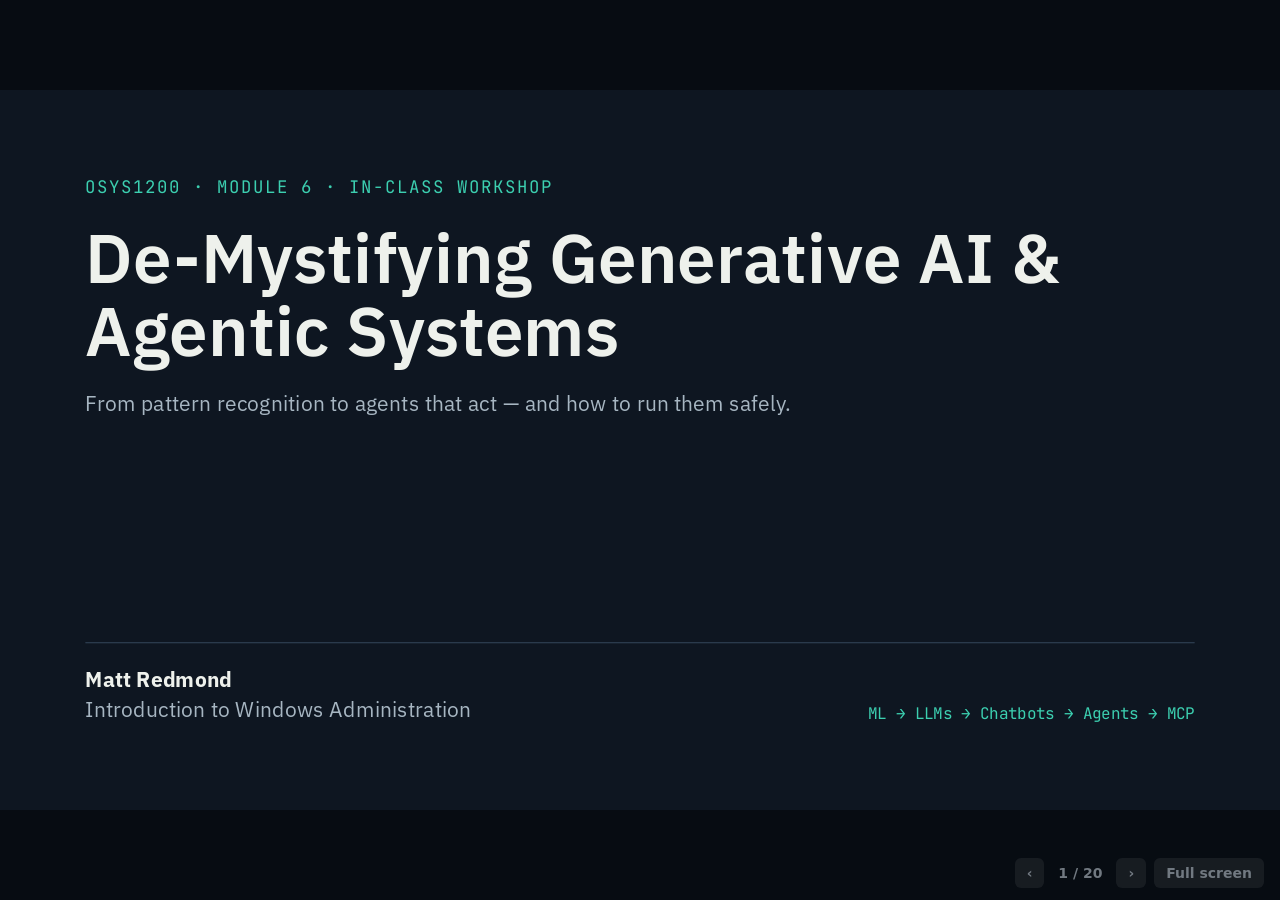
<file: intro.html>
<!DOCTYPE html>
<html lang="en">
<head>
<meta charset="UTF-8">
<meta name="viewport" content="width=device-width, initial-scale=1.0">
<title>De-Mystifying AI — OSYS1200 Workshop</title>
<meta name="description" content="Follow-along slides for the OSYS1200 Module 6 in-class workshop: De-Mystifying Generative AI and Agentic Systems.">
<link rel="preconnect" href="https://fonts.googleapis.com">
<link rel="preconnect" href="https://fonts.gstatic.com" crossorigin>
<link rel="stylesheet" href="https://fonts.googleapis.com/css2?family=IBM+Plex+Sans:wght@400;500;600;700&display=swap"><link rel="stylesheet" href="https://fonts.googleapis.com/css2?family=JetBrains+Mono:wght@400;600&display=swap">
<style>
  html, body { margin: 0; height: 100%; background: #070C12; overflow: hidden; }
  #stage { position: fixed; inset: 0; display: flex; align-items: center; justify-content: center; }
  #deck { width: 1920px; height: 1080px; position: relative; flex: none; transform-origin: center center; }
  #deck > section { position: absolute; inset: 0; box-sizing: border-box; visibility: hidden; overflow: hidden;
                    display: flex; flex-direction: column; font-family: 'IBM Plex Sans', Arial, sans-serif; }
  #deck > section.active { visibility: visible; }
  #deck *, #deck *::before, #deck *::after { box-sizing: border-box; margin: 0; }
  #deck h1 { font-size: 96px; font-weight: 600; line-height: 1.1; }
  #deck h2 { font-size: 64px; font-weight: 600; line-height: 1.15; }
  #deck h3 { font-size: 44px; font-weight: 600; line-height: 1.2; }
  #deck p { font-size: 32px; line-height: 1.4; }
  #deck ul, #deck ol { padding-left: 1.2em; }
  #deck li + li { margin-top: .3em; }
  #deck table { width: 100%; border-collapse: collapse; }
  #deck th, #deck td { padding: .35em .6em; text-align: left; vertical-align: top; border-bottom: 1px solid rgba(22,32,43,.18); }
  #deck th { font-weight: 600; border-bottom-width: 2px; }
  #bar { position: fixed; right: 16px; bottom: 12px; display: flex; gap: 8px; align-items: center;
         font: 600 14px/1 system-ui, sans-serif; color: #C9D3DC; opacity: .55; transition: opacity .2s; }
  #bar:hover, #bar:focus-within { opacity: 1; }
  #bar button { background: rgba(255,255,255,.12); color: inherit; border: 0; border-radius: 6px;
                padding: 8px 12px; font: inherit; cursor: pointer; }
  #count { min-width: 56px; text-align: center; font-variant-numeric: tabular-nums; }
</style>
</head>
<body>
<div id="stage"><div id="deck">
<section id="cover" data-transition="fade" style="background:#0E1621;color:#EEF1EC;font-family:'IBM Plex Sans', Arial, sans-serif;padding:128px;display:flex;flex-direction:column;justify-content:space-between">
<div style="display:flex;flex-direction:column;gap:32px">
<p style="font-family:'JetBrains Mono', 'Courier New', monospace;font-size:26px;color:#3CCFB0;letter-spacing:2px;text-transform:uppercase">OSYS1200 · Module 6 · In-class workshop</p>
<h1 style="font-size:104px;font-weight:600;line-height:1.05;color:#EEF1EC">De-Mystifying Generative AI &amp; Agentic Systems</h1>
<p style="font-size:32px;line-height:1.4;color:#A7B6C2">From pattern recognition to agents that act — and how to run them safely.</p>
</div>
<div style="display:flex;justify-content:space-between;align-items:end;border-top:2px solid #2A3A4C;padding:32px 0 0 0">
<p style="font-size:32px;line-height:1.4;color:#EEF1EC"><b>Matt Redmond</b><br><span style="color:#A7B6C2">Introduction to Windows Administration</span></p>
<p style="font-family:'JetBrains Mono', 'Courier New', monospace;font-size:24px;color:#3CCFB0">ML → LLMs → Chatbots → Agents → MCP</p>
</div>

</section>
<section id="follow-along" data-transition="fade" style="background:#0E1621;color:#EEF1EC;font-family:'IBM Plex Sans', Arial, sans-serif;padding:128px;display:flex;flex-direction:row;align-items:center;gap:96px">
<div style="flex:1;display:flex;flex-direction:column;gap:32px">
<p style="font-family:'JetBrains Mono', 'Courier New', monospace;font-size:24px;color:#3CCFB0;letter-spacing:2px;text-transform:uppercase">Follow along</p>
<h2 style="font-size:72px;font-weight:600;line-height:1.1;color:#EEF1EC">Get the slides on your own device</h2>
<p style="font-size:32px;line-height:1.4;color:#A7B6C2">Scan the code, or type:</p>
<p style="font-family:'JetBrains Mono', 'Courier New', monospace;font-size:44px;line-height:1.2;color:#3CCFB0">cluster.redmond.link/intro.html</p>
</div>
<div style="flex:none;background:#FFFFFF;border-radius:24px;padding:32px">
<svg aria-label="QR code linking to cluster.redmond.link/intro.html" viewBox="0 0 33 33" width="33" height="33" xmlns="http://www.w3.org/2000/svg" shape-rendering="crispEdges" style="width:560px;height:560px"><rect width="33" height="33" fill="#FFFFFF"/><path fill="#0E1621" d="M2,2h1v1h-1zM3,2h1v1h-1zM4,2h1v1h-1zM5,2h1v1h-1zM6,2h1v1h-1zM7,2h1v1h-1zM8,2h1v1h-1zM10,2h1v1h-1zM11,2h1v1h-1zM13,2h1v1h-1zM14,2h1v1h-1zM16,2h1v1h-1zM18,2h1v1h-1zM20,2h1v1h-1zM21,2h1v1h-1zM22,2h1v1h-1zM24,2h1v1h-1zM25,2h1v1h-1zM26,2h1v1h-1zM27,2h1v1h-1zM28,2h1v1h-1zM29,2h1v1h-1zM30,2h1v1h-1zM2,3h1v1h-1zM8,3h1v1h-1zM10,3h1v1h-1zM13,3h1v1h-1zM19,3h1v1h-1zM20,3h1v1h-1zM22,3h1v1h-1zM24,3h1v1h-1zM30,3h1v1h-1zM2,4h1v1h-1zM4,4h1v1h-1zM5,4h1v1h-1zM6,4h1v1h-1zM8,4h1v1h-1zM13,4h1v1h-1zM14,4h1v1h-1zM15,4h1v1h-1zM18,4h1v1h-1zM22,4h1v1h-1zM24,4h1v1h-1zM26,4h1v1h-1zM27,4h1v1h-1zM28,4h1v1h-1zM30,4h1v1h-1zM2,5h1v1h-1zM4,5h1v1h-1zM5,5h1v1h-1zM6,5h1v1h-1zM8,5h1v1h-1zM10,5h1v1h-1zM11,5h1v1h-1zM12,5h1v1h-1zM14,5h1v1h-1zM15,5h1v1h-1zM16,5h1v1h-1zM19,5h1v1h-1zM20,5h1v1h-1zM21,5h1v1h-1zM24,5h1v1h-1zM26,5h1v1h-1zM27,5h1v1h-1zM28,5h1v1h-1zM30,5h1v1h-1zM2,6h1v1h-1zM4,6h1v1h-1zM5,6h1v1h-1zM6,6h1v1h-1zM8,6h1v1h-1zM11,6h1v1h-1zM13,6h1v1h-1zM14,6h1v1h-1zM15,6h1v1h-1zM16,6h1v1h-1zM17,6h1v1h-1zM18,6h1v1h-1zM21,6h1v1h-1zM24,6h1v1h-1zM26,6h1v1h-1zM27,6h1v1h-1zM28,6h1v1h-1zM30,6h1v1h-1zM2,7h1v1h-1zM8,7h1v1h-1zM11,7h1v1h-1zM12,7h1v1h-1zM13,7h1v1h-1zM14,7h1v1h-1zM15,7h1v1h-1zM16,7h1v1h-1zM18,7h1v1h-1zM19,7h1v1h-1zM20,7h1v1h-1zM21,7h1v1h-1zM22,7h1v1h-1zM24,7h1v1h-1zM30,7h1v1h-1zM2,8h1v1h-1zM3,8h1v1h-1zM4,8h1v1h-1zM5,8h1v1h-1zM6,8h1v1h-1zM7,8h1v1h-1zM8,8h1v1h-1zM10,8h1v1h-1zM12,8h1v1h-1zM14,8h1v1h-1zM16,8h1v1h-1zM18,8h1v1h-1zM20,8h1v1h-1zM22,8h1v1h-1zM24,8h1v1h-1zM25,8h1v1h-1zM26,8h1v1h-1zM27,8h1v1h-1zM28,8h1v1h-1zM29,8h1v1h-1zM30,8h1v1h-1zM10,9h1v1h-1zM11,9h1v1h-1zM17,9h1v1h-1zM18,9h1v1h-1zM19,9h1v1h-1zM21,9h1v1h-1zM2,10h1v1h-1zM4,10h1v1h-1zM5,10h1v1h-1zM7,10h1v1h-1zM8,10h1v1h-1zM9,10h1v1h-1zM13,10h1v1h-1zM14,10h1v1h-1zM16,10h1v1h-1zM17,10h1v1h-1zM18,10h1v1h-1zM19,10h1v1h-1zM20,10h1v1h-1zM24,10h1v1h-1zM27,10h1v1h-1zM29,10h1v1h-1zM30,10h1v1h-1zM2,11h1v1h-1zM4,11h1v1h-1zM5,11h1v1h-1zM6,11h1v1h-1zM7,11h1v1h-1zM11,11h1v1h-1zM12,11h1v1h-1zM15,11h1v1h-1zM19,11h1v1h-1zM20,11h1v1h-1zM21,11h1v1h-1zM22,11h1v1h-1zM24,11h1v1h-1zM25,11h1v1h-1zM26,11h1v1h-1zM30,11h1v1h-1zM2,12h1v1h-1zM3,12h1v1h-1zM5,12h1v1h-1zM8,12h1v1h-1zM10,12h1v1h-1zM18,12h1v1h-1zM19,12h1v1h-1zM20,12h1v1h-1zM23,12h1v1h-1zM26,12h1v1h-1zM28,12h1v1h-1zM29,12h1v1h-1zM3,13h1v1h-1zM10,13h1v1h-1zM13,13h1v1h-1zM14,13h1v1h-1zM15,13h1v1h-1zM17,13h1v1h-1zM21,13h1v1h-1zM22,13h1v1h-1zM24,13h1v1h-1zM30,13h1v1h-1zM3,14h1v1h-1zM4,14h1v1h-1zM5,14h1v1h-1zM6,14h1v1h-1zM8,14h1v1h-1zM13,14h1v1h-1zM14,14h1v1h-1zM19,14h1v1h-1zM21,14h1v1h-1zM25,14h1v1h-1zM27,14h1v1h-1zM28,14h1v1h-1zM2,15h1v1h-1zM3,15h1v1h-1zM5,15h1v1h-1zM9,15h1v1h-1zM10,15h1v1h-1zM15,15h1v1h-1zM16,15h1v1h-1zM17,15h1v1h-1zM18,15h1v1h-1zM21,15h1v1h-1zM24,15h1v1h-1zM28,15h1v1h-1zM29,15h1v1h-1zM30,15h1v1h-1zM3,16h1v1h-1zM4,16h1v1h-1zM5,16h1v1h-1zM8,16h1v1h-1zM14,16h1v1h-1zM16,16h1v1h-1zM18,16h1v1h-1zM21,16h1v1h-1zM23,16h1v1h-1zM24,16h1v1h-1zM25,16h1v1h-1zM28,16h1v1h-1zM29,16h1v1h-1zM30,16h1v1h-1zM3,17h1v1h-1zM5,17h1v1h-1zM6,17h1v1h-1zM7,17h1v1h-1zM9,17h1v1h-1zM10,17h1v1h-1zM12,17h1v1h-1zM13,17h1v1h-1zM15,17h1v1h-1zM22,17h1v1h-1zM25,17h1v1h-1zM26,17h1v1h-1zM29,17h1v1h-1zM3,18h1v1h-1zM5,18h1v1h-1zM8,18h1v1h-1zM9,18h1v1h-1zM11,18h1v1h-1zM13,18h1v1h-1zM18,18h1v1h-1zM20,18h1v1h-1zM22,18h1v1h-1zM23,18h1v1h-1zM26,18h1v1h-1zM27,18h1v1h-1zM29,18h1v1h-1zM4,19h1v1h-1zM5,19h1v1h-1zM7,19h1v1h-1zM9,19h1v1h-1zM15,19h1v1h-1zM17,19h1v1h-1zM19,19h1v1h-1zM22,19h1v1h-1zM23,19h1v1h-1zM25,19h1v1h-1zM27,19h1v1h-1zM28,19h1v1h-1zM29,19h1v1h-1zM2,20h1v1h-1zM4,20h1v1h-1zM8,20h1v1h-1zM9,20h1v1h-1zM10,20h1v1h-1zM13,20h1v1h-1zM17,20h1v1h-1zM19,20h1v1h-1zM22,20h1v1h-1zM23,20h1v1h-1zM26,20h1v1h-1zM28,20h1v1h-1zM5,21h1v1h-1zM6,21h1v1h-1zM11,21h1v1h-1zM13,21h1v1h-1zM14,21h1v1h-1zM18,21h1v1h-1zM19,21h1v1h-1zM24,21h1v1h-1zM26,21h1v1h-1zM28,21h1v1h-1zM3,22h1v1h-1zM5,22h1v1h-1zM8,22h1v1h-1zM14,22h1v1h-1zM15,22h1v1h-1zM19,22h1v1h-1zM20,22h1v1h-1zM21,22h1v1h-1zM22,22h1v1h-1zM23,22h1v1h-1zM24,22h1v1h-1zM25,22h1v1h-1zM26,22h1v1h-1zM27,22h1v1h-1zM28,22h1v1h-1zM10,23h1v1h-1zM11,23h1v1h-1zM12,23h1v1h-1zM14,23h1v1h-1zM15,23h1v1h-1zM16,23h1v1h-1zM18,23h1v1h-1zM19,23h1v1h-1zM20,23h1v1h-1zM22,23h1v1h-1zM26,23h1v1h-1zM27,23h1v1h-1zM28,23h1v1h-1zM29,23h1v1h-1zM30,23h1v1h-1zM2,24h1v1h-1zM3,24h1v1h-1zM4,24h1v1h-1zM5,24h1v1h-1zM6,24h1v1h-1zM7,24h1v1h-1zM8,24h1v1h-1zM10,24h1v1h-1zM12,24h1v1h-1zM13,24h1v1h-1zM14,24h1v1h-1zM15,24h1v1h-1zM21,24h1v1h-1zM22,24h1v1h-1zM24,24h1v1h-1zM26,24h1v1h-1zM27,24h1v1h-1zM29,24h1v1h-1zM2,25h1v1h-1zM8,25h1v1h-1zM10,25h1v1h-1zM17,25h1v1h-1zM20,25h1v1h-1zM22,25h1v1h-1zM26,25h1v1h-1zM27,25h1v1h-1zM29,25h1v1h-1zM2,26h1v1h-1zM4,26h1v1h-1zM5,26h1v1h-1zM6,26h1v1h-1zM8,26h1v1h-1zM11,26h1v1h-1zM12,26h1v1h-1zM14,26h1v1h-1zM16,26h1v1h-1zM19,26h1v1h-1zM20,26h1v1h-1zM22,26h1v1h-1zM23,26h1v1h-1zM24,26h1v1h-1zM25,26h1v1h-1zM26,26h1v1h-1zM28,26h1v1h-1zM2,27h1v1h-1zM4,27h1v1h-1zM5,27h1v1h-1zM6,27h1v1h-1zM8,27h1v1h-1zM10,27h1v1h-1zM15,27h1v1h-1zM16,27h1v1h-1zM17,27h1v1h-1zM18,27h1v1h-1zM25,27h1v1h-1zM26,27h1v1h-1zM27,27h1v1h-1zM30,27h1v1h-1zM2,28h1v1h-1zM4,28h1v1h-1zM5,28h1v1h-1zM6,28h1v1h-1zM8,28h1v1h-1zM10,28h1v1h-1zM11,28h1v1h-1zM12,28h1v1h-1zM13,28h1v1h-1zM15,28h1v1h-1zM16,28h1v1h-1zM19,28h1v1h-1zM20,28h1v1h-1zM21,28h1v1h-1zM25,28h1v1h-1zM28,28h1v1h-1zM30,28h1v1h-1zM2,29h1v1h-1zM8,29h1v1h-1zM11,29h1v1h-1zM16,29h1v1h-1zM17,29h1v1h-1zM21,29h1v1h-1zM22,29h1v1h-1zM24,29h1v1h-1zM25,29h1v1h-1zM27,29h1v1h-1zM29,29h1v1h-1zM2,30h1v1h-1zM3,30h1v1h-1zM4,30h1v1h-1zM5,30h1v1h-1zM6,30h1v1h-1zM7,30h1v1h-1zM8,30h1v1h-1zM10,30h1v1h-1zM14,30h1v1h-1zM17,30h1v1h-1zM20,30h1v1h-1zM21,30h1v1h-1zM22,30h1v1h-1zM24,30h1v1h-1zM25,30h1v1h-1zM29,30h1v1h-1z"/></svg>
</div>

</section>
<section id="objectives" data-transition="fade" style="background:#F3F1EB;color:#16202B;font-family:'IBM Plex Sans', Arial, sans-serif;padding:128px;display:flex;flex-direction:column;gap:48px">
<div style="display:flex;flex-direction:column;gap:16px">
<p style="font-family:'JetBrains Mono', 'Courier New', monospace;font-size:24px;color:#0B7563;letter-spacing:2px;text-transform:uppercase">Today’s objectives</p>
<h2 style="font-size:72px;font-weight:600;line-height:1.1;color:#16202B">What you’ll leave with</h2>
</div>
<div style="display:flex;flex-direction:column;border-top:2px solid #D9D4C7">
<div style="display:flex;align-items:baseline;gap:40px;padding:24px 0;border-bottom:2px solid #D9D4C7">
<p style="flex:none;width:80px;font-family:'JetBrains Mono', 'Courier New', monospace;font-size:32px;color:#0B7563">01</p>
<h3 style="flex:none;width:520px;font-size:32px;font-weight:600;line-height:1.2">The progression of AI</h3>
<p style="flex:1;font-size:28px;line-height:1.4;color:#4A5866">From pattern recognition to chatbots, agents and MCP.</p>
</div>
<div style="display:flex;align-items:baseline;gap:40px;padding:24px 0;border-bottom:2px solid #D9D4C7">
<p style="flex:none;width:80px;font-family:'JetBrains Mono', 'Courier New', monospace;font-size:32px;color:#0B7563">02</p>
<h3 style="flex:none;width:520px;font-size:32px;font-weight:600;line-height:1.2">The core lexicon</h3>
<p style="flex:1;font-size:28px;line-height:1.4;color:#4A5866">Models, weights, tokens, harnesses, agents, protocols.</p>
</div>
<div style="display:flex;align-items:baseline;gap:40px;padding:24px 0;border-bottom:2px solid #D9D4C7">
<p style="flex:none;width:80px;font-family:'JetBrains Mono', 'Courier New', monospace;font-size:32px;color:#0B7563">03</p>
<h3 style="flex:none;width:520px;font-size:32px;font-weight:600;line-height:1.2">The tooling landscape</h3>
<p style="flex:1;font-size:28px;line-height:1.4;color:#4A5866">When to use a chat app, an IDE extension or a terminal agent.</p>
</div>
<div style="display:flex;align-items:baseline;gap:40px;padding:24px 0;border-bottom:2px solid #D9D4C7">
<p style="flex:none;width:80px;font-family:'JetBrains Mono', 'Courier New', monospace;font-size:32px;color:#0B7563">04</p>
<h3 style="flex:none;width:520px;font-size:32px;font-weight:600;line-height:1.2">Hands-on reality</h3>
<p style="flex:1;font-size:28px;line-height:1.4;color:#4A5866">Live generative coding and real admin automation.</p>
</div>
<div style="display:flex;align-items:baseline;gap:40px;padding:24px 0;border-bottom:2px solid #D9D4C7">
<p style="flex:none;width:80px;font-family:'JetBrains Mono', 'Courier New', monospace;font-size:32px;color:#0B7563">05</p>
<h3 style="flex:none;width:520px;font-size:32px;font-weight:600;line-height:1.2">Governance and security</h3>
<p style="flex:1;font-size:28px;line-height:1.4;color:#4A5866">Use AI without leaking secrets or running blind commands.</p>
</div>
</div>

</section>
<section id="arc" data-transition="fade" style="background:#0E1621;color:#EEF1EC;font-family:'IBM Plex Sans', Arial, sans-serif;padding:128px;display:flex;flex-direction:column;gap:48px">
<div style="display:flex;flex-direction:column;gap:16px">
<p style="font-family:'JetBrains Mono', 'Courier New', monospace;font-size:24px;color:#3CCFB0;letter-spacing:2px;text-transform:uppercase">How we got here</p>
<h2 style="font-size:72px;font-weight:600;line-height:1.1;color:#EEF1EC">Five stages from asking to doing</h2>
</div>
<div style="display:flex;align-items:stretch;gap:12px">
<div style="flex:1;display:flex;flex-direction:column;gap:12px;background:#172433;border-top:4px solid #3CCFB0;border-radius:12px;padding:28px">
<p style="font-family:'JetBrains Mono', 'Courier New', monospace;font-size:24px;color:#3CCFB0">01 · pre-2017</p>
<h3 style="font-size:32px;font-weight:600;line-height:1.2;color:#EEF1EC">Classical ML</h3>
<p style="font-size:24px;line-height:1.4;color:#A7B6C2">Narrow pattern recognition</p>
</div>
<svg aria-hidden="true" viewBox="0 0 100 50" preserveAspectRatio="none" style="align-self:center;width:32px;height:16px;display:block;flex:none"><polygon points="0,15 60,15 60,0 100,25 60,50 60,35 0,35" fill="#4C5F73"/></svg>
<div style="flex:1;display:flex;flex-direction:column;gap:12px;background:#172433;border-top:4px solid #3CCFB0;border-radius:12px;padding:28px">
<p style="font-family:'JetBrains Mono', 'Courier New', monospace;font-size:24px;color:#3CCFB0">02 · 2017–22</p>
<h3 style="font-size:32px;font-weight:600;line-height:1.2;color:#EEF1EC">LLMs</h3>
<p style="font-size:24px;line-height:1.4;color:#A7B6C2">Transformers predict the next token</p>
</div>
<svg aria-hidden="true" viewBox="0 0 100 50" preserveAspectRatio="none" style="align-self:center;width:32px;height:16px;display:block;flex:none"><polygon points="0,15 60,15 60,0 100,25 60,50 60,35 0,35" fill="#4C5F73"/></svg>
<div style="flex:1;display:flex;flex-direction:column;gap:12px;background:#172433;border-top:4px solid #3CCFB0;border-radius:12px;padding:28px">
<p style="font-family:'JetBrains Mono', 'Courier New', monospace;font-size:24px;color:#3CCFB0">03 · 2022–24</p>
<h3 style="font-size:32px;font-weight:600;line-height:1.2;color:#EEF1EC">Chatbots</h3>
<p style="font-size:24px;line-height:1.4;color:#A7B6C2">Helpful, but passive</p>
</div>
<svg aria-hidden="true" viewBox="0 0 100 50" preserveAspectRatio="none" style="align-self:center;width:32px;height:16px;display:block;flex:none"><polygon points="0,15 60,15 60,0 100,25 60,50 60,35 0,35" fill="#4C5F73"/></svg>
<div style="flex:1;display:flex;flex-direction:column;gap:12px;background:#172433;border-top:4px solid #3CCFB0;border-radius:12px;padding:28px">
<p style="font-family:'JetBrains Mono', 'Courier New', monospace;font-size:24px;color:#3CCFB0">04 · 2024–</p>
<h3 style="font-size:32px;font-weight:600;line-height:1.2;color:#EEF1EC">Agents</h3>
<p style="font-size:24px;line-height:1.4;color:#A7B6C2">Reason, act, observe, repeat</p>
</div>
<svg aria-hidden="true" viewBox="0 0 100 50" preserveAspectRatio="none" style="align-self:center;width:32px;height:16px;display:block;flex:none"><polygon points="0,15 60,15 60,0 100,25 60,50 60,35 0,35" fill="#4C5F73"/></svg>
<div style="flex:1;display:flex;flex-direction:column;gap:12px;background:#172433;border-top:4px solid #F2A65A;border-radius:12px;padding:28px">
<p style="font-family:'JetBrains Mono', 'Courier New', monospace;font-size:24px;color:#F2A65A">05 · 2024–</p>
<h3 style="font-size:32px;font-weight:600;line-height:1.2;color:#EEF1EC">MCP</h3>
<p style="font-size:24px;line-height:1.4;color:#A7B6C2">One standard plug for every tool</p>
</div>
</div>
<div style="flex:1"></div>
<p style="font-size:44px;font-weight:500;line-height:1.2;color:#EEF1EC">The big shift: from <span style="color:#3CCFB0">asking</span> a model to having it <span style="color:#F2A65A">do</span> the work.</p>

</section>
<section id="stage-ml" data-transition="fade" style="background:#F3F1EB;color:#16202B;font-family:'IBM Plex Sans', Arial, sans-serif;padding:128px;display:flex;flex-direction:column;gap:48px">
<div style="display:flex;flex-direction:column;gap:16px">
<p style="font-family:'JetBrains Mono', 'Courier New', monospace;font-size:24px;color:#0B7563;letter-spacing:2px;text-transform:uppercase">Stages 1–2</p>
<h2 style="font-size:72px;font-weight:600;line-height:1.1;color:#16202B">Narrow models, then the Transformer</h2>
</div>
<div style="display:flex;gap:32px;align-items:stretch">
<div style="flex:1;display:flex;flex-direction:column;gap:20px;background:#FBFAF6;border:2px solid #D9D4C7;border-radius:16px;padding:40px">
<p style="font-family:'JetBrains Mono', 'Courier New', monospace;font-size:24px;color:#0B7563">STAGE 1 · PRE-2017</p>
<h3 style="font-size:44px;font-weight:600;line-height:1.2">Classical machine learning</h3>
<ul style="font-size:28px;line-height:1.45;color:#4A5866">
<li>Decision trees, random forests, SVMs, logistic regression</li>
<li>Show it 50,000 cats vs. dogs, or 100,000 spam vs. not-spam, and it learns to classify</li>
<li><b style="color:#16202B">Limit:</b> completely rigid. A spam filter can’t write a sentence.</li>
</ul>
</div>
<div style="flex:1;display:flex;flex-direction:column;gap:20px;background:#FBFAF6;border:2px solid #D9D4C7;border-radius:16px;padding:40px">
<p style="font-family:'JetBrains Mono', 'Courier New', monospace;font-size:24px;color:#0B7563">STAGE 2 · 2017–2022</p>
<h3 style="font-size:44px;font-weight:600;line-height:1.2">Transformers and LLMs</h3>
<ul style="font-size:28px;line-height:1.45;color:#4A5866">
<li>Google’s 2017 paper <i>“Attention Is All You Need”</i></li>
<li>Self-attention: every token weighs every other token, near or far</li>
<li>Trained only to predict the <b style="color:#16202B">next token</b>, models picked up grammar and world knowledge</li>
<li>Foundation models: GPT-3, PaLM, LLaMA</li>
</ul>
</div>
</div>

</section>
<section id="stage-chat" data-transition="fade" style="background:#0E1621;color:#EEF1EC;font-family:'IBM Plex Sans', Arial, sans-serif;padding:128px;display:flex;flex-direction:column;gap:48px">
<div style="display:flex;flex-direction:column;gap:16px">
<p style="font-family:'JetBrains Mono', 'Courier New', monospace;font-size:24px;color:#3CCFB0;letter-spacing:2px;text-transform:uppercase">Stage 3 · 2022–2024</p>
<h2 style="font-size:72px;font-weight:600;line-height:1.1;color:#EEF1EC">Chatbots and the single-turn trap</h2>
</div>
<div style="display:flex;gap:64px;align-items:center;flex:1">
<div style="flex:1;display:flex;flex-direction:column;gap:24px">
<p style="font-size:44px;font-weight:500;line-height:1.25;color:#EEF1EC">A chatbot can tell you how to fix a locked Active Directory account.</p>
<p style="font-size:44px;font-weight:600;line-height:1.25;color:#F2A65A">It can’t fix it.</p>
</div>
<div style="flex:1;display:flex;flex-direction:column;border-top:2px solid #2A3A4C">
<div style="display:flex;flex-direction:column;gap:8px;padding:24px 0;border-bottom:2px solid #2A3A4C">
<h3 style="font-size:32px;font-weight:600;line-height:1.2;color:#3CCFB0">Frozen in a vacuum</h3>
<p style="font-size:26px;line-height:1.45;color:#A7B6C2">It answers from its context window and stops. No hands, no clock, no way to check its answer.</p>
</div>
<div style="display:flex;flex-direction:column;gap:8px;padding:24px 0;border-bottom:2px solid #2A3A4C">
<h3 style="font-size:32px;font-weight:600;line-height:1.2;color:#3CCFB0">RLHF made it helpful</h3>
<p style="font-size:26px;line-height:1.45;color:#A7B6C2">Human feedback turned raw text predictors into assistants: ChatGPT, Claude, Gemini.</p>
</div>
<div style="display:flex;flex-direction:column;gap:8px;padding:24px 0;border-bottom:2px solid #2A3A4C">
<h3 style="font-size:32px;font-weight:600;line-height:1.2;color:#3CCFB0">But still passive</h3>
<p style="font-size:26px;line-height:1.45;color:#A7B6C2">Great for “Explain NTFS permissions.” For real work, <i>you</i> copy, paste and run.</p>
</div>
</div>
</div>

</section>
<section id="react" data-transition="fade" style="background:#F3F1EB;color:#16202B;font-family:'IBM Plex Sans', Arial, sans-serif;padding:128px;display:flex;flex-direction:column;gap:48px">
<div style="display:flex;flex-direction:column;gap:16px">
<p style="font-family:'JetBrains Mono', 'Courier New', monospace;font-size:24px;color:#0B7563;letter-spacing:2px;text-transform:uppercase">Stage 4 · 2024–now</p>
<h2 style="font-size:72px;font-weight:600;line-height:1.1;color:#16202B">Agents: the ReAct loop</h2>
</div>
<div style="display:flex;align-items:stretch;gap:16px">
<div style="flex:1;display:flex;flex-direction:column;gap:8px;background:#FBFAF6;border:2px solid #D9D4C7;border-radius:12px;padding:28px">
<p style="font-family:'JetBrains Mono', 'Courier New', monospace;font-size:24px;color:#0B7563">1</p>
<h3 style="font-size:32px;font-weight:600;line-height:1.2">Reason</h3>
<p style="font-size:24px;line-height:1.4;color:#4A5866">Plan what needs to happen</p>
</div>
<svg aria-hidden="true" viewBox="0 0 100 50" preserveAspectRatio="none" style="align-self:center;width:40px;height:20px;display:block;flex:none"><polygon points="0,15 60,15 60,0 100,25 60,50 60,35 0,35" fill="#9AA3A8"/></svg>
<div style="flex:1;display:flex;flex-direction:column;gap:8px;background:#FBFAF6;border:2px solid #D9D4C7;border-radius:12px;padding:28px">
<p style="font-family:'JetBrains Mono', 'Courier New', monospace;font-size:24px;color:#0B7563">2</p>
<h3 style="font-size:32px;font-weight:600;line-height:1.2">Act</h3>
<p style="font-size:24px;line-height:1.4;color:#4A5866">Emit a structured tool call</p>
</div>
<svg aria-hidden="true" viewBox="0 0 100 50" preserveAspectRatio="none" style="align-self:center;width:40px;height:20px;display:block;flex:none"><polygon points="0,15 60,15 60,0 100,25 60,50 60,35 0,35" fill="#9AA3A8"/></svg>
<div style="flex:1;display:flex;flex-direction:column;gap:8px;background:#FBFAF6;border:2px solid #D9D4C7;border-radius:12px;padding:28px">
<p style="font-family:'JetBrains Mono', 'Courier New', monospace;font-size:24px;color:#0B7563">3</p>
<h3 style="font-size:32px;font-weight:600;line-height:1.2">Observe</h3>
<p style="font-size:24px;line-height:1.4;color:#4A5866">Read the real output or error</p>
</div>
<svg aria-hidden="true" viewBox="0 0 100 50" preserveAspectRatio="none" style="align-self:center;width:40px;height:20px;display:block;flex:none"><polygon points="0,15 60,15 60,0 100,25 60,50 60,35 0,35" fill="#9AA3A8"/></svg>
<div style="flex:1;display:flex;flex-direction:column;gap:8px;background:#FBFAF6;border:2px solid #0B7563;border-radius:12px;padding:28px">
<p style="font-family:'JetBrains Mono', 'Courier New', monospace;font-size:24px;color:#0B7563">4</p>
<h3 style="font-size:32px;font-weight:600;line-height:1.2">Iterate</h3>
<p style="font-size:24px;line-height:1.4;color:#4A5866">Fix, retry, continue until done</p>
</div>
</div>
<div style="display:flex;flex-direction:column;gap:8px;background:#0E1621;border-radius:12px;padding:32px 40px">
<p style="font-family:'JetBrains Mono', 'Courier New', monospace;font-size:24px;line-height:1.6;color:#A7B6C2"><span style="color:#3CCFB0">reason ›</span> I need to see which volumes are low on space.</p>
<p style="font-family:'JetBrains Mono', 'Courier New', monospace;font-size:24px;line-height:1.6;color:#EEF1EC"><span style="color:#3CCFB0">act    ›</span> run_command("Get-Volume")</p>
<p style="font-family:'JetBrains Mono', 'Courier New', monospace;font-size:24px;line-height:1.6;color:#A7B6C2"><span style="color:#3CCFB0">observe›</span> stdout / stderr returned into the model’s context</p>
<p style="font-family:'JetBrains Mono', 'Courier New', monospace;font-size:24px;line-height:1.6;color:#A7B6C2"><span style="color:#F2A65A">iterate›</span> diagnose, pick the next command, repeat until the goal is met</p>
</div>
<p style="font-size:32px;line-height:1.4;color:#16202B">Now it <b>talks to tools and corrects itself</b> — not just to you.</p>

</section>
<section id="mcp" data-transition="fade" style="background:#0E1621;color:#EEF1EC;font-family:'IBM Plex Sans', Arial, sans-serif;padding:128px;display:flex;flex-direction:column;gap:48px">
<div style="display:flex;flex-direction:column;gap:16px">
<p style="font-family:'JetBrains Mono', 'Courier New', monospace;font-size:24px;color:#F2A65A;letter-spacing:2px;text-transform:uppercase">Stage 5 · Model Context Protocol</p>
<h2 style="font-size:72px;font-weight:600;line-height:1.1;color:#EEF1EC">MCP is the USB-C of AI</h2>
</div>
<div style="display:flex;align-items:center;gap:32px;flex:1">
<div style="flex:1;display:flex;flex-direction:column;gap:12px">
<p style="font-family:'JetBrains Mono', 'Courier New', monospace;font-size:24px;color:#A7B6C2">ANY CLIENT</p>
<p style="font-size:26px;background:#172433;border:2px solid #2A3A4C;border-radius:10px;padding:12px 20px">Claude Desktop</p>
<p style="font-size:26px;background:#172433;border:2px solid #2A3A4C;border-radius:10px;padding:12px 20px">Claude Code</p>
<p style="font-size:26px;background:#172433;border:2px solid #2A3A4C;border-radius:10px;padding:12px 20px">Antigravity IDE</p>
<p style="font-size:26px;background:#172433;border:2px solid #2A3A4C;border-radius:10px;padding:12px 20px">Cursor · Zed</p>
</div>
<svg aria-hidden="true" viewBox="0 0 100 50" preserveAspectRatio="none" style="width:56px;height:28px;display:block;flex:none"><polygon points="0,15 60,15 60,0 100,25 60,50 60,35 0,35" fill="#4C5F73"/></svg>
<div style="flex:none;width:400px;display:flex;flex-direction:column;align-items:center;gap:12px;background:#F2A65A;border-radius:20px;padding:40px 32px">
<svg aria-hidden="true" viewBox="0 0 24 24" fill="none" stroke="#0E1621" stroke-width="2" stroke-linecap="round" stroke-linejoin="round" style="width:64px;height:64px;color:#0E1621;flex:none"><path d="M10 13a5 5 0 0 0 7.54.54l3-3a5 5 0 0 0-7.07-7.07l-1.72 1.71"/><path d="M14 11a5 5 0 0 0-7.54-.54l-3 3a5 5 0 0 0 7.07 7.07l1.71-1.71"/></svg>
<h3 style="font-size:44px;font-weight:700;line-height:1.1;color:#0E1621;text-align:center">MCP</h3>
<p style="font-family:'JetBrains Mono', 'Courier New', monospace;font-size:24px;color:#0E1621;text-align:center">JSON-RPC<br>Tools · Resources · Prompts</p>
</div>
<svg aria-hidden="true" viewBox="0 0 100 50" preserveAspectRatio="none" style="width:56px;height:28px;display:block;flex:none"><polygon points="0,15 60,15 60,0 100,25 60,50 60,35 0,35" fill="#4C5F73"/></svg>
<div style="flex:1;display:flex;flex-direction:column;gap:12px">
<p style="font-family:'JetBrains Mono', 'Courier New', monospace;font-size:24px;color:#A7B6C2">ANY SERVER</p>
<p style="font-size:26px;background:#172433;border:2px solid #2A3A4C;border-radius:10px;padding:12px 20px">Brightspace</p>
<p style="font-size:26px;background:#172433;border:2px solid #2A3A4C;border-radius:10px;padding:12px 20px">Proxmox · TrueNAS</p>
<p style="font-size:26px;background:#172433;border:2px solid #2A3A4C;border-radius:10px;padding:12px 20px">Notion</p>
<p style="font-size:26px;background:#172433;border:2px solid #2A3A4C;border-radius:10px;padding:12px 20px">SQLite</p>
</div>
</div>
<p style="font-size:32px;line-height:1.4;color:#A7B6C2"><b style="color:#EEF1EC">Before:</b> a Proxmox tool for one app had to be rewritten for every other app. <b style="color:#EEF1EC">Now:</b> write the server once, plug it in anywhere.</p>

</section>
<section id="architecture" data-transition="fade" style="background:#F3F1EB;color:#16202B;font-family:'IBM Plex Sans', Arial, sans-serif;padding:128px;display:flex;flex-direction:column;gap:48px">
<div style="display:flex;flex-direction:column;gap:16px">
<p style="font-family:'JetBrains Mono', 'Courier New', monospace;font-size:24px;color:#0B7563;letter-spacing:2px;text-transform:uppercase">Core concepts</p>
<h2 style="font-size:72px;font-weight:600;line-height:1.1;color:#16202B">How the pieces talk to each other</h2>
</div>
<div style="position:absolute;left:528px;top:330px;width:360px;height:140px;display:flex;flex-direction:column;justify-content:center;gap:4px;background:#0E1621;border-radius:14px;padding:20px 28px">
<h3 style="font-size:32px;font-weight:600;line-height:1.2;color:#EEF1EC">Model</h3>
<p style="font-size:24px;line-height:1.4;color:#A7B6C2">LLM: frontier or local</p>
</div>
<div style="position:absolute;left:128px;top:600px;width:280px;height:150px;display:flex;flex-direction:column;justify-content:center;gap:4px;background:#FBFAF6;border:2px solid #D9D4C7;border-radius:14px;padding:20px 28px">
<h3 style="font-size:32px;font-weight:600;line-height:1.2">User</h3>
<p style="font-size:24px;line-height:1.4;color:#4A5866">You, the admin</p>
</div>
<div style="position:absolute;left:528px;top:600px;width:360px;height:150px;display:flex;flex-direction:column;justify-content:center;gap:4px;background:#FBFAF6;border:3px solid #0B7563;border-radius:14px;padding:20px 28px">
<h3 style="font-size:32px;font-weight:600;line-height:1.2">Harness</h3>
<p style="font-size:24px;line-height:1.4;color:#4A5866">The control point</p>
</div>
<div style="position:absolute;left:1048px;top:600px;width:300px;height:150px;display:flex;flex-direction:column;justify-content:center;gap:4px;background:#FBFAF6;border:3px solid #A94E0E;border-radius:14px;padding:20px 28px">
<h3 style="font-size:32px;font-weight:600;line-height:1.2">MCP server</h3>
<p style="font-size:24px;line-height:1.4;color:#4A5866">AD, Proxmox, …</p>
</div>
<div style="position:absolute;left:1488px;top:600px;width:304px;height:150px;display:flex;flex-direction:column;justify-content:center;gap:4px;background:#FBFAF6;border:2px solid #D9D4C7;border-radius:14px;padding:20px 28px">
<h3 style="font-size:32px;font-weight:600;line-height:1.2">Systems</h3>
<p style="font-size:24px;line-height:1.4;color:#4A5866">VMs, disks, APIs</p>
</div>
<svg aria-hidden="true" viewBox="0 0 1920 1080" style="position:absolute;left:0;top:0;width:1920px;height:1080px;overflow:visible;pointer-events:none"><defs><marker id="ah1" viewBox="0 0 10 10" refX="10" refY="5" markerWidth="4" markerHeight="4" orient="auto-start-reverse"><path d="M0,0 L10,5 L0,10 z" fill="#4A5866"/></marker></defs><line x1="408" y1="675" x2="528" y2="675" stroke="#4A5866" stroke-width="3" marker-end="url(#ah1)"/></svg>
<svg aria-hidden="true" viewBox="0 0 1920 1080" style="position:absolute;left:0;top:0;width:1920px;height:1080px;overflow:visible;pointer-events:none"><defs><marker id="ah2" viewBox="0 0 10 10" refX="10" refY="5" markerWidth="4" markerHeight="4" orient="auto-start-reverse"><path d="M0,0 L10,5 L0,10 z" fill="#4A5866"/></marker></defs><line x1="708" y1="600" x2="708" y2="470" stroke="#4A5866" stroke-width="3" marker-start="url(#ah2)" marker-end="url(#ah2)"/></svg>
<svg aria-hidden="true" viewBox="0 0 1920 1080" style="position:absolute;left:0;top:0;width:1920px;height:1080px;overflow:visible;pointer-events:none"><defs><marker id="ah3" viewBox="0 0 10 10" refX="10" refY="5" markerWidth="4" markerHeight="4" orient="auto-start-reverse"><path d="M0,0 L10,5 L0,10 z" fill="#4A5866"/></marker></defs><line x1="888" y1="675" x2="1048" y2="675" stroke="#4A5866" stroke-width="3" marker-start="url(#ah3)" marker-end="url(#ah3)"/></svg>
<svg aria-hidden="true" viewBox="0 0 1920 1080" style="position:absolute;left:0;top:0;width:1920px;height:1080px;overflow:visible;pointer-events:none"><defs><marker id="ah4" viewBox="0 0 10 10" refX="10" refY="5" markerWidth="4" markerHeight="4" orient="auto-start-reverse"><path d="M0,0 L10,5 L0,10 z" fill="#4A5866"/></marker></defs><line x1="1348" y1="675" x2="1488" y2="675" stroke="#4A5866" stroke-width="3" marker-start="url(#ah4)" marker-end="url(#ah4)"/></svg>
<p style="position:absolute;left:408px;top:620px;width:120px;font-size:24px;color:#4A5866;text-align:center">intent</p>
<p style="position:absolute;left:728px;top:505px;width:400px;font-size:24px;color:#4A5866">context ↑ · tool calls ↓</p>
<p style="position:absolute;left:888px;top:620px;width:160px;font-family:'JetBrains Mono', 'Courier New', monospace;font-size:24px;color:#A94E0E;text-align:center">JSON-RPC</p>
<p style="position:absolute;left:1348px;top:620px;width:140px;font-size:24px;color:#4A5866;text-align:center">OS / API</p>
<p style="position:absolute;left:128px;top:800px;width:1664px;font-size:28px;line-height:1.45;color:#16202B">The model never touches your systems. The <b>harness</b> sends it context, runs the tool calls it asks for through <b>MCP servers</b>, and feeds the results back — looping until it can hand you a verified answer.</p>

</section>
<section id="gloss-engine" data-transition="fade" style="background:#F3F1EB;color:#16202B;font-family:'IBM Plex Sans', Arial, sans-serif;padding:128px;display:flex;flex-direction:column;gap:48px">
<div style="display:flex;flex-direction:column;gap:16px">
<p style="font-family:'JetBrains Mono', 'Courier New', monospace;font-size:24px;color:#0B7563;letter-spacing:2px;text-transform:uppercase">The lexicon · 1 of 3</p>
<h2 style="font-size:72px;font-weight:600;line-height:1.1;color:#16202B">The engine</h2>
</div>
<table style="font-size:26px;line-height:1.35;color:#16202B">
<tr><th style="width:24%;text-align:left">Term</th><th style="width:42%;text-align:left">What it is</th><th style="width:34%;text-align:left">Admin analogy</th></tr>
<tr><td><b>Model</b></td><td>Neural network trained on vast data; encodes language, logic and knowledge</td><td>The raw engine on a test bench</td></tr>
<tr style="background:#FBFAF6"><td><b>Weights / parameters</b></td><td>The numbers — often billions — fixed during training</td><td>The gear ratios and wiring inside</td></tr>
<tr><td><b>Inference</b></td><td>Running a prompt through the model to generate tokens</td><td>Running the engine under load</td></tr>
<tr style="background:#FBFAF6"><td><b>Frontier model</b></td><td>The most capable cloud models: Claude, GPT, Gemini</td><td>A Formula 1 engine in a datacenter</td></tr>
<tr><td><b>Small / local model</b></td><td>About 1B–14B parameters; runs on a laptop via Ollama or vLLM</td><td>A 4-cylinder on your own generator</td></tr>
</table>

</section>
<section id="gloss-text" data-transition="fade" style="background:#F3F1EB;color:#16202B;font-family:'IBM Plex Sans', Arial, sans-serif;padding:128px;display:flex;flex-direction:column;gap:48px">
<div style="display:flex;flex-direction:column;gap:16px">
<p style="font-family:'JetBrains Mono', 'Courier New', monospace;font-size:24px;color:#0B7563;letter-spacing:2px;text-transform:uppercase">The lexicon · 2 of 3</p>
<h2 style="font-size:72px;font-weight:600;line-height:1.1;color:#16202B">Text, memory and mistakes</h2>
</div>
<table style="font-size:26px;line-height:1.35;color:#16202B">
<tr><th style="width:24%;text-align:left">Term</th><th style="width:42%;text-align:left">What it is</th><th style="width:34%;text-align:left">Admin analogy</th></tr>
<tr><td><b>Token</b></td><td>The unit a model reads: about 4 characters, or ¾ of a word</td><td>The byte chunks the engine digests</td></tr>
<tr style="background:#FBFAF6"><td><b>Context window</b></td><td>The most tokens it can hold at once, from 128K to 2M</td><td>RAM available for one operation</td></tr>
<tr><td><b>Hallucination</b></td><td>Confident output that is wrong or invented — a cmdlet or flag that doesn’t exist</td><td>A stale DNS cache returning a bad IP</td></tr>
<tr style="background:#FBFAF6"><td><b>Prompt engineering vs. scaffolding</b></td><td>You write the prompt; the harness injects system rules, schemas, examples and tools</td><td>Pressing the pedal vs. the fuel-injection map</td></tr>
</table>

</section>
<section id="gloss-system" data-transition="fade" style="background:#F3F1EB;color:#16202B;font-family:'IBM Plex Sans', Arial, sans-serif;padding:128px;display:flex;flex-direction:column;gap:48px">
<div style="display:flex;flex-direction:column;gap:16px">
<p style="font-family:'JetBrains Mono', 'Courier New', monospace;font-size:24px;color:#0B7563;letter-spacing:2px;text-transform:uppercase">The lexicon · 3 of 3</p>
<h2 style="font-size:72px;font-weight:600;line-height:1.1;color:#16202B">The system around the model</h2>
</div>
<div style="display:flex;gap:32px;align-items:stretch">
<div style="flex:1;display:flex;flex-direction:column;gap:20px;background:#FBFAF6;border:2px solid #D9D4C7;border-radius:16px;padding:40px">
<svg aria-hidden="true" viewBox="0 0 24 24" fill="none" stroke="#0B7563" stroke-width="2" stroke-linecap="round" stroke-linejoin="round" style="width:56px;height:56px;color:#0B7563;flex:none"><line x1="21" x2="14" y1="4" y2="4"/><line x1="10" x2="3" y1="4" y2="4"/><line x1="21" x2="12" y1="12" y2="12"/><line x1="8" x2="3" y1="12" y2="12"/><line x1="21" x2="16" y1="20" y2="20"/><line x1="12" x2="3" y1="20" y2="20"/><line x1="14" x2="14" y1="2" y2="6"/><line x1="8" x2="8" y1="10" y2="14"/><line x1="16" x2="16" y1="18" y2="22"/></svg>
<h3 style="font-size:44px;font-weight:600;line-height:1.2">Harness</h3>
<p style="font-size:26px;line-height:1.45;color:#4A5866">Software around the model that manages system prompts, history, token budgets, the tool loop and safety guards.</p>
<div style="flex:1"></div>
<p style="font-size:26px;line-height:1.45;color:#0B7563;border-top:2px solid #D9D4C7;padding:20px 0 0 0"><i>The chassis, steering, brakes and dashboard around the engine.</i></p>
</div>
<div style="flex:1;display:flex;flex-direction:column;gap:20px;background:#FBFAF6;border:2px solid #D9D4C7;border-radius:16px;padding:40px">
<svg aria-hidden="true" viewBox="0 0 24 24" fill="none" stroke="#0B7563" stroke-width="2" stroke-linecap="round" stroke-linejoin="round" style="width:56px;height:56px;color:#0B7563;flex:none"><polygon points="13 2 3 14 12 14 11 22 21 10 12 10 13 2"/></svg>
<h3 style="font-size:44px;font-weight:600;line-height:1.2">Agent</h3>
<p style="font-size:26px;line-height:1.45;color:#4A5866">An LLM paired with tools, memory and an autonomous loop, pursuing a goal over many steps.</p>
<div style="flex:1"></div>
<p style="font-size:26px;line-height:1.45;color:#0B7563;border-top:2px solid #D9D4C7;padding:20px 0 0 0"><i>A rover that reads telemetry, decides, navigates and reports back.</i></p>
</div>
<div style="flex:1;display:flex;flex-direction:column;gap:20px;background:#FBFAF6;border:2px solid #D9D4C7;border-radius:16px;padding:40px">
<svg aria-hidden="true" viewBox="0 0 24 24" fill="none" stroke="#A94E0E" stroke-width="2" stroke-linecap="round" stroke-linejoin="round" style="width:56px;height:56px;color:#A94E0E;flex:none"><path d="M10 13a5 5 0 0 0 7.54.54l3-3a5 5 0 0 0-7.07-7.07l-1.72 1.71"/><path d="M14 11a5 5 0 0 0-7.54-.54l-3 3a5 5 0 0 0 7.07 7.07l1.71-1.71"/></svg>
<h3 style="font-size:44px;font-weight:600;line-height:1.2">MCP</h3>
<p style="font-size:26px;line-height:1.45;color:#4A5866">An open JSON-RPC spec for how harnesses read data (Resources), run actions (Tools) and load templates (Prompts).</p>
<div style="flex:1"></div>
<p style="font-size:26px;line-height:1.45;color:#A94E0E;border-top:2px solid #D9D4C7;padding:20px 0 0 0"><i>A universal USB-C hub for Windows, Linux, databases and switches.</i></p>
</div>
</div>

</section>
<section id="demo-cube" data-transition="fade" style="background:#0e1621">
  <div id="p0dd20a7de572r0-7ee0b1a8" style="position:absolute; top:128px; left:128px; width:1664px; height:129px; display:flex; flex-direction:column; gap:16px">
    <p style="font-family:'JetBrains Mono', 'Courier New', monospace; font-size:24px; letter-spacing:2px; text-transform:uppercase; color:#3ccfb0">Live demo 1 · Generative visual synthesis</p>
    <h2 style="font-family:'IBM Plex Sans', Arial, sans-serif; font-size:72px; font-weight:600; line-height:1.1; color:#eef1ec">From one prompt to a working 3D app</h2>
  </div>
  <div id="p0dd20a7de572r1-7ee0b1a8" style="position:absolute; top:297px; left:128px; width:1664px; height:255px; display:flex; flex-direction:column; gap:12px">
    <p style="font-family:'JetBrains Mono', 'Courier New', monospace; font-size:24px; color:#a7b6c2">PROMPT</p>
    <p style="padding:28px 36px; font-family:'JetBrains Mono', 'Courier New', monospace; font-size:24px; line-height:1.55; color:#eef1ec; background:#172433; border:2px solid #2a3a4c; border-radius:12px">Write a single, standalone HTML file that renders an interactive, 3D rotating cube using pure CSS3 3D transforms. Give each face a distinct modern neon cyber aesthetic, show an NSCC IT logo or label on top, and make it interactive: allow the user to drag with the mouse to rotate the cube in real time, with realistic inertia.</p>
  </div>
  <div id="p0dd20a7de572r2-7ee0b1a8" style="position:absolute; top:591px; left:128px; width:1664px; height:165px; display:flex; flex-direction:column; gap:12px">
    <p style="font-family:'JetBrains Mono', 'Courier New', monospace; font-size:24px; color:#a7b6c2">THEN ITERATE</p>
    <div style="display:flex; flex-direction:row; gap:24px">
      <p style="flex:1; padding:20px 28px; font-family:'IBM Plex Sans', Arial, sans-serif; font-size:26px; line-height:1.45; color:#eef1ec; border:2px solid #3ccfb0; border-radius:12px">“Now add controls to dynamically change the rotation speed and toggle wireframe mode.”</p>
      <p style="flex:1; padding:20px 28px; font-family:'IBM Plex Sans', Arial, sans-serif; font-size:26px; line-height:1.45; color:#eef1ec; border:2px solid #3ccfb0; border-radius:12px">“Embed a live clock displaying UTC and local Halifax ADT time on one of the faces.”</p>
    </div>
  </div>
  <p id="p0dd20a7de572r3-7ee0b1a8" style="position:absolute; top:796px; left:128px; width:1664px; font-family:'IBM Plex Sans', Arial, sans-serif; font-size:28px; line-height:1.45; color:#a7b6c2"><span style="color:#f2a65a"><b>Watch for:</b></span> spatial coordinates, matrix math, event listeners and styling — all handled at once.</p>
  
</section>
<section id="demo-audit" data-transition="fade" style="background:#F3F1EB;color:#16202B;font-family:'IBM Plex Sans', Arial, sans-serif;padding:128px;display:flex;flex-direction:column;gap:48px">
<div style="display:flex;flex-direction:column;gap:16px">
<p style="font-family:'JetBrains Mono', 'Courier New', monospace;font-size:24px;color:#0B7563;letter-spacing:2px;text-transform:uppercase">Live demo 2 · Admin automation</p>
<h2 style="font-size:72px;font-weight:600;line-height:1.1;color:#16202B">An agent audits a Windows box</h2>
</div>
<div style="display:flex;flex-direction:column;gap:12px">
<p style="font-family:'JetBrains Mono', 'Courier New', monospace;font-size:24px;color:#4A5866">PROMPT</p>
<div style="display:flex;flex-direction:column;background:#0E1621;border-radius:12px;padding:28px 36px">
<p style="font-family:'JetBrains Mono', 'Courier New', monospace;font-size:24px;line-height:1.55;color:#EEF1EC">I need a robust PowerShell script to audit our local Windows storage and user accounts. It must:</p>
<p style="font-family:'JetBrains Mono', 'Courier New', monospace;font-size:24px;line-height:1.55;color:#A7B6C2"><span style="color:#3CCFB0">1.</span> List all local users with their Enabled status, LastLogon date, and PasswordNeverExpires flag.</p>
<p style="font-family:'JetBrains Mono', 'Courier New', monospace;font-size:24px;line-height:1.55;color:#A7B6C2"><span style="color:#3CCFB0">2.</span> Query all attached disks, partition styles (GPT vs MBR), free space percentage, and health status.</p>
<p style="font-family:'JetBrains Mono', 'Courier New', monospace;font-size:24px;line-height:1.55;color:#A7B6C2"><span style="color:#3CCFB0">3.</span> Check for any VHD/VHDX virtual disk files mounted under Hyper-V or disk management.</p>
<p style="font-family:'JetBrains Mono', 'Courier New', monospace;font-size:24px;line-height:1.55;color:#A7B6C2"><span style="color:#3CCFB0">4.</span> Export the findings to both a clean console table and a structured JSON report in C:\Audit.</p>
<p style="font-family:'JetBrains Mono', 'Courier New', monospace;font-size:24px;line-height:1.55;color:#F2A65A">Make it safe: run with -WhatIf support and include try/catch error handling.</p>
</div>
</div>
<div style="display:flex;flex-direction:column;gap:12px">
<p style="font-family:'JetBrains Mono', 'Courier New', monospace;font-size:24px;color:#4A5866">POINT OUT IN THE OUTPUT</p>
<div style="display:flex;flex-wrap:wrap;gap:16px">
<p style="font-family:'JetBrains Mono', 'Courier New', monospace;font-size:24px;color:#0B7563;background:#FBFAF6;border:2px solid #D9D4C7;border-radius:8px;padding:8px 18px">[CmdletBinding(SupportsShouldProcess)]</p>
<p style="font-family:'JetBrains Mono', 'Courier New', monospace;font-size:24px;color:#0B7563;background:#FBFAF6;border:2px solid #D9D4C7;border-radius:8px;padding:8px 18px">Get-LocalUser</p>
<p style="font-family:'JetBrains Mono', 'Courier New', monospace;font-size:24px;color:#0B7563;background:#FBFAF6;border:2px solid #D9D4C7;border-radius:8px;padding:8px 18px">Get-CimInstance Win32_DiskDrive</p>
<p style="font-family:'JetBrains Mono', 'Courier New', monospace;font-size:24px;color:#0B7563;background:#FBFAF6;border:2px solid #D9D4C7;border-radius:8px;padding:8px 18px">Get-Volume</p>
</div>
</div>

</section>
<section id="demo-verify" data-transition="fade" style="background:#F2A65A;color:#0E1621;font-family:'IBM Plex Sans', Arial, sans-serif;padding:128px;display:flex;flex-direction:column;justify-content:space-between">
<div style="display:flex;flex-direction:column;gap:24px">
<p style="font-family:'JetBrains Mono', 'Courier New', monospace;font-size:24px;color:#0E1621;letter-spacing:2px;text-transform:uppercase">The demo 2 takeaway</p>
<h2 style="font-size:72px;font-weight:600;line-height:1.15;color:#0E1621">AI can make admin scripting 10x faster. You still own every cmdlet it writes.</h2>
</div>
<div style="display:flex;gap:32px;border-top:3px solid #0E1621;padding:40px 0 0 0">
<div style="flex:1;display:flex;flex-direction:column;gap:8px">
<h3 style="font-size:32px;font-weight:700;line-height:1.2;color:#0E1621">Safety switches</h3>
<p style="font-size:28px;line-height:1.4;color:#2B2116">Does it support -WhatIf and -Confirm?</p>
</div>
<div style="flex:1;display:flex;flex-direction:column;gap:8px">
<h3 style="font-size:32px;font-weight:700;line-height:1.2;color:#0E1621">Privileges</h3>
<p style="font-size:28px;line-height:1.4;color:#2B2116">Does it really need to run as admin?</p>
</div>
<div style="flex:1;display:flex;flex-direction:column;gap:8px">
<h3 style="font-size:32px;font-weight:700;line-height:1.2;color:#0E1621">Destructive verbs</h3>
<p style="font-size:28px;line-height:1.4;color:#2B2116">Find every Remove-, Format- and Set- before you run it.</p>
</div>
</div>

</section>
<section id="tooling" data-transition="fade" style="background:#F3F1EB;color:#16202B;font-family:'IBM Plex Sans', Arial, sans-serif;padding:128px;display:flex;flex-direction:column;gap:48px">
<div style="display:flex;flex-direction:column;gap:16px">
<p style="font-family:'JetBrains Mono', 'Courier New', monospace;font-size:24px;color:#0B7563;letter-spacing:2px;text-transform:uppercase">Demo 3 · Tooling tour</p>
<h2 style="font-size:72px;font-weight:600;line-height:1.1;color:#16202B">Four tiers of AI tooling</h2>
</div>
<table style="font-size:26px;line-height:1.35;color:#16202B">
<tr><th style="width:22%;text-align:left">Tool</th><th style="width:20%;text-align:left">Tier</th><th style="width:28%;text-align:left">Best for</th><th style="width:30%;text-align:left">What sets it apart</th></tr>
<tr><td>Claude Desktop</td><td>Desktop chat app</td><td>Summaries, documents, conversation</td><td>Built-in MCP client for local tools</td></tr>
<tr style="background:#FBFAF6"><td>Claude Code</td><td>Terminal agent</td><td>CLI scripting, refactors, git work</td><td>Edits files, runs the shell, spawns subagents</td></tr>
<tr><td>GitHub Copilot</td><td>Editor and shell helper</td><td>Inline completion, shell commands</td><td>Tab completions in VS Code; Copilot CLI</td></tr>
<tr style="background:#FBFAF6"><td>Antigravity IDE and agy CLI</td><td>Agentic studio</td><td>Whole projects, multi-agent runs</td><td>Background tasks, UI artifacts, multi-MCP</td></tr>
</table>

</section>
<section id="security" data-transition="fade" style="background:#0E1621;color:#EEF1EC;font-family:'IBM Plex Sans', Arial, sans-serif;padding:128px;display:flex;flex-direction:column;gap:48px">
<div style="display:flex;flex-direction:column;gap:16px">
<p style="font-family:'JetBrains Mono', 'Courier New', monospace;font-size:24px;color:#F2A65A;letter-spacing:2px;text-transform:uppercase">Security and governance</p>
<h2 style="font-size:72px;font-weight:600;line-height:1.1;color:#EEF1EC">Trust, but verify</h2>
</div>
<div style="display:flex;gap:32px;align-items:stretch;flex:1">
<div style="flex:1;display:flex;flex-direction:column;gap:24px;background:#172433;border-top:4px solid #F2A65A;border-radius:16px;padding:40px">
<svg aria-hidden="true" viewBox="0 0 24 24" fill="none" stroke="#F2A65A" stroke-width="2" stroke-linecap="round" stroke-linejoin="round" style="width:56px;height:56px;color:#F2A65A;flex:none"><circle cx="7.5" cy="15.5" r="5.5"/><path d="m21 2-9.6 9.6"/><path d="m15.5 7.5 3 3L22 7l-3-3"/></svg>
<h3 style="font-size:44px;font-weight:600;line-height:1.2;color:#EEF1EC">Keep secrets out of prompts</h3>
<p style="font-size:26px;line-height:1.45;color:#A7B6C2">Never paste API tokens, private SSH keys or Kerberos tickets into a public AI tool. Scan for secrets and PII before you commit.</p>
</div>
<div style="flex:1;display:flex;flex-direction:column;gap:24px;background:#172433;border-top:4px solid #F2A65A;border-radius:16px;padding:40px">
<svg aria-hidden="true" viewBox="0 0 24 24" fill="none" stroke="#F2A65A" stroke-width="2" stroke-linecap="round" stroke-linejoin="round" style="width:56px;height:56px;color:#F2A65A;flex:none"><path d="m21.73 18-8-14a2 2 0 0 0-3.48 0l-8 14A2 2 0 0 0 4 21h16a2 2 0 0 0 1.73-3Z"/><line x1="12" y1="9" x2="12" y2="13"/><line x1="12" y1="17" x2="12.01" y2="17"/></svg>
<h3 style="font-size:44px;font-weight:600;line-height:1.2;color:#EEF1EC">Read before you run</h3>
<p style="font-size:26px;line-height:1.45;color:#A7B6C2"><span style="color:#EEF1EC">rm -rf</span>, <span style="color:#EEF1EC">Format-Volume</span>, <span style="color:#EEF1EC">Remove-Item -Recurse</span>: a human approves every destructive command an agent proposes.</p>
</div>
<div style="flex:1;display:flex;flex-direction:column;gap:24px;background:#172433;border-top:4px solid #F2A65A;border-radius:16px;padding:40px">
<svg aria-hidden="true" viewBox="0 0 24 24" fill="none" stroke="#F2A65A" stroke-width="2" stroke-linecap="round" stroke-linejoin="round" style="width:56px;height:56px;color:#F2A65A;flex:none"><rect x="3" y="11" width="18" height="11" rx="2"/><path d="M7 11V7a5 5 0 0 1 10 0v4"/></svg>
<h3 style="font-size:44px;font-weight:600;line-height:1.2;color:#EEF1EC">Know where your data goes</h3>
<p style="font-size:26px;line-height:1.45;color:#A7B6C2">Consumer accounts may use your chats to train models. Enterprise and API agreements can offer zero data retention.</p>
</div>
</div>

</section>
<section id="local" data-transition="fade" style="background:#F3F1EB;color:#16202B;font-family:'IBM Plex Sans', Arial, sans-serif;padding:128px;display:flex;flex-direction:column;gap:48px">
<div style="display:flex;flex-direction:column;gap:16px">
<p style="font-family:'JetBrains Mono', 'Courier New', monospace;font-size:24px;color:#0B7563;letter-spacing:2px;text-transform:uppercase">AI isn’t only in the cloud</p>
<h2 style="font-size:72px;font-weight:600;line-height:1.1;color:#16202B">Local open weights vs. cloud frontier</h2>
</div>
<div style="display:flex;gap:32px;align-items:stretch">
<div style="flex:1;display:flex;flex-direction:column;gap:20px;background:#FBFAF6;border:2px solid #D9D4C7;border-radius:16px;padding:40px">
<div style="display:flex;align-items:center;gap:20px">
<svg aria-hidden="true" viewBox="0 0 24 24" fill="none" stroke="#A94E0E" stroke-width="2" stroke-linecap="round" stroke-linejoin="round" style="width:48px;height:48px;color:#A94E0E;flex:none"><path d="M17.5 19H9a7 7 0 1 1 6.71-9h1.79a4.5 4.5 0 1 1 0 9Z"/></svg>
<h3 style="font-size:44px;font-weight:600;line-height:1.2">Cloud frontier APIs</h3>
</div>
<ul style="font-size:28px;line-height:1.45;color:#4A5866">
<li>Strongest reasoning, biggest context windows</li>
<li>Nothing to host or maintain</li>
<li>Prompts and data leave your network</li>
<li>Check the provider’s retention terms</li>
</ul>
</div>
<div style="flex:1;display:flex;flex-direction:column;gap:20px;background:#FBFAF6;border:3px solid #0B7563;border-radius:16px;padding:40px">
<div style="display:flex;align-items:center;gap:20px">
<svg aria-hidden="true" viewBox="0 0 24 24" fill="none" stroke="#0B7563" stroke-width="2" stroke-linecap="round" stroke-linejoin="round" style="width:48px;height:48px;color:#0B7563;flex:none"><ellipse cx="12" cy="5" rx="9" ry="3"/><path d="M3 5v14c0 1.66 4 3 9 3s9-1.34 9-3V5"/><path d="M3 12c0 1.66 4 3 9 3s9-1.34 9-3"/></svg>
<h3 style="font-size:44px;font-weight:600;line-height:1.2">Local open weights</h3>
</div>
<ul style="font-size:28px;line-height:1.45;color:#4A5866">
<li>Ollama or vLLM on a Proxmox server or workstation GPU</li>
<li>Zero telemetry, complete data sovereignty</li>
<li>Works offline and air-gapped, with predictable performance</li>
<li>Smaller models: less capable on the hardest tasks</li>
</ul>
</div>
</div>
<p style="font-size:32px;line-height:1.4;color:#16202B"><b>Who runs local?</b> Banks, healthcare and air-gapped defense networks.</p>

</section>
<section id="challenge" data-transition="fade" style="background:#0E1621;color:#EEF1EC;font-family:'IBM Plex Sans', Arial, sans-serif;padding:128px;display:flex;flex-direction:column;gap:48px">
<div style="display:flex;flex-direction:column;gap:16px">
<p style="font-family:'JetBrains Mono', 'Courier New', monospace;font-size:24px;color:#3CCFB0;letter-spacing:2px;text-transform:uppercase">Your turn · 15 minutes</p>
<h2 style="font-size:72px;font-weight:600;line-height:1.1;color:#EEF1EC">Challenge: prompt to production</h2>
</div>
<div style="display:flex;gap:64px;align-items:stretch;flex:1">
<div style="flex:1;display:flex;flex-direction:column;gap:20px">
<p style="font-family:'JetBrains Mono', 'Courier New', monospace;font-size:24px;color:#A7B6C2">THE TASK</p>
<p style="font-size:32px;line-height:1.45;color:#EEF1EC">Use Copilot, Claude or ChatGPT to write a PowerShell one-liner or short script that scans</p>
<p style="font-family:'JetBrains Mono', 'Courier New', monospace;font-size:26px;color:#3CCFB0;background:#172433;border-radius:8px;padding:12px 20px">C:\Windows\System32\winevt\Logs</p>
<p style="font-size:32px;line-height:1.45;color:#EEF1EC">and lists the <b>5 largest</b> event log files with their size in <b>MB</b>.</p>
</div>
<div style="flex:1;display:flex;flex-direction:column;gap:20px;background:#172433;border-top:4px solid #F2A65A;border-radius:16px;padding:40px">
<p style="font-family:'JetBrains Mono', 'Courier New', monospace;font-size:24px;color:#F2A65A">TO PASS</p>
<div style="display:flex;gap:20px;align-items:baseline">
<p style="font-family:'JetBrains Mono', 'Courier New', monospace;font-size:32px;color:#F2A65A">1</p>
<p style="font-size:32px;line-height:1.4;color:#EEF1EC">Run it on your own VM.</p>
</div>
<div style="display:flex;gap:20px;align-items:baseline">
<p style="font-family:'JetBrains Mono', 'Courier New', monospace;font-size:32px;color:#F2A65A">2</p>
<p style="font-size:32px;line-height:1.4;color:#EEF1EC">Explain what every pipeline stage does:</p>
</div>
<div style="display:flex;flex-direction:column;gap:12px;padding:0 0 0 44px">
<p style="font-family:'JetBrains Mono', 'Courier New', monospace;font-size:26px;color:#3CCFB0">| Where-Object</p>
<p style="font-family:'JetBrains Mono', 'Courier New', monospace;font-size:26px;color:#3CCFB0">| Sort-Object</p>
<p style="font-family:'JetBrains Mono', 'Courier New', monospace;font-size:26px;color:#3CCFB0">| Select-Object</p>
</div>
</div>
</div>

</section>
<section id="close" data-transition="fade" style="background:#0E1621;color:#EEF1EC;font-family:'IBM Plex Sans', Arial, sans-serif;padding:128px;display:flex;flex-direction:column;justify-content:space-between">
<p style="font-family:'JetBrains Mono', 'Courier New', monospace;font-size:24px;color:#3CCFB0;letter-spacing:2px;text-transform:uppercase">Recap</p>
<div style="display:flex;flex-direction:column;gap:12px">
<h2 style="font-size:96px;font-weight:600;line-height:1.1;color:#EEF1EC">Models predict.</h2>
<h2 style="font-size:96px;font-weight:600;line-height:1.1;color:#EEF1EC">Harnesses act.</h2>
<h2 style="font-size:96px;font-weight:600;line-height:1.1;color:#EEF1EC">MCP connects.</h2>
<h2 style="font-size:96px;font-weight:600;line-height:1.1;color:#F2A65A">You verify.</h2>
</div>
<p style="font-size:44px;font-weight:500;line-height:1.2;color:#A7B6C2">Questions?</p>

</section>
</div></div>
<nav id="bar" aria-label="Slide controls">
  <button id="prev" aria-label="Previous slide">&#8249;</button>
  <span id="count" aria-live="polite"></span>
  <button id="next" aria-label="Next slide">&#8250;</button>
  <button id="full">Full screen</button>
</nav>
<script>
  const slides = [...document.querySelectorAll("#deck > section")];
  const deckEl = document.getElementById("deck");
  const fullBtn = document.getElementById("full");
  let i = Math.min(Math.max(parseInt(location.hash.slice(1), 10) - 1 || 0, 0), slides.length - 1);

  function fit() {
    const s = Math.min(innerWidth / 1920, innerHeight / 1080);
    deckEl.style.transform = "scale(" + s + ")";
  }
  function show(n) {
    i = Math.min(Math.max(n, 0), slides.length - 1);
    slides.forEach((el, k) => el.classList.toggle("active", k === i));
    document.getElementById("count").textContent = (i + 1) + " / " + slides.length;
    history.replaceState(null, "", "#" + (i + 1));
  }
  const canFull = !!document.documentElement.requestFullscreen;
  const full = () => document.fullscreenElement ? document.exitFullscreen() : document.documentElement.requestFullscreen?.();
  if (!canFull) fullBtn.hidden = true;
  document.addEventListener("fullscreenchange", () => {
    fullBtn.textContent = document.fullscreenElement ? "Exit full screen" : "Full screen";
  });

  addEventListener("resize", fit);
  addEventListener("hashchange", () => show((parseInt(location.hash.slice(1), 10) || 1) - 1));
  addEventListener("keydown", (e) => {
    if (e.target.closest && e.target.closest("button") && (e.key === " " || e.key === "Enter")) return;
    if (["ArrowRight", "ArrowDown", "PageDown", " ", "Enter"].includes(e.key)) { e.preventDefault(); show(i + 1); }
    else if (["ArrowLeft", "ArrowUp", "PageUp", "Backspace"].includes(e.key)) { e.preventDefault(); show(i - 1); }
    else if (e.key === "Home") show(0);
    else if (e.key === "End") show(slides.length - 1);
    else if (e.key.toLowerCase() === "f") full();
  });
  document.getElementById("stage").addEventListener("click", (e) => show(e.clientX < innerWidth / 3 ? i - 1 : i + 1));
  let x0 = null;
  addEventListener("touchstart", (e) => { x0 = e.touches[0].clientX; }, { passive: true });
  addEventListener("touchend", (e) => {
    if (x0 === null) return;
    const dx = e.changedTouches[0].clientX - x0; x0 = null;
    if (Math.abs(dx) > 40) show(dx < 0 ? i + 1 : i - 1);
  });
  document.getElementById("prev").onclick = () => show(i - 1);
  document.getElementById("next").onclick = () => show(i + 1);
  fullBtn.onclick = full;
  fit(); show(i);
</script>
</body>
</html>
</file>
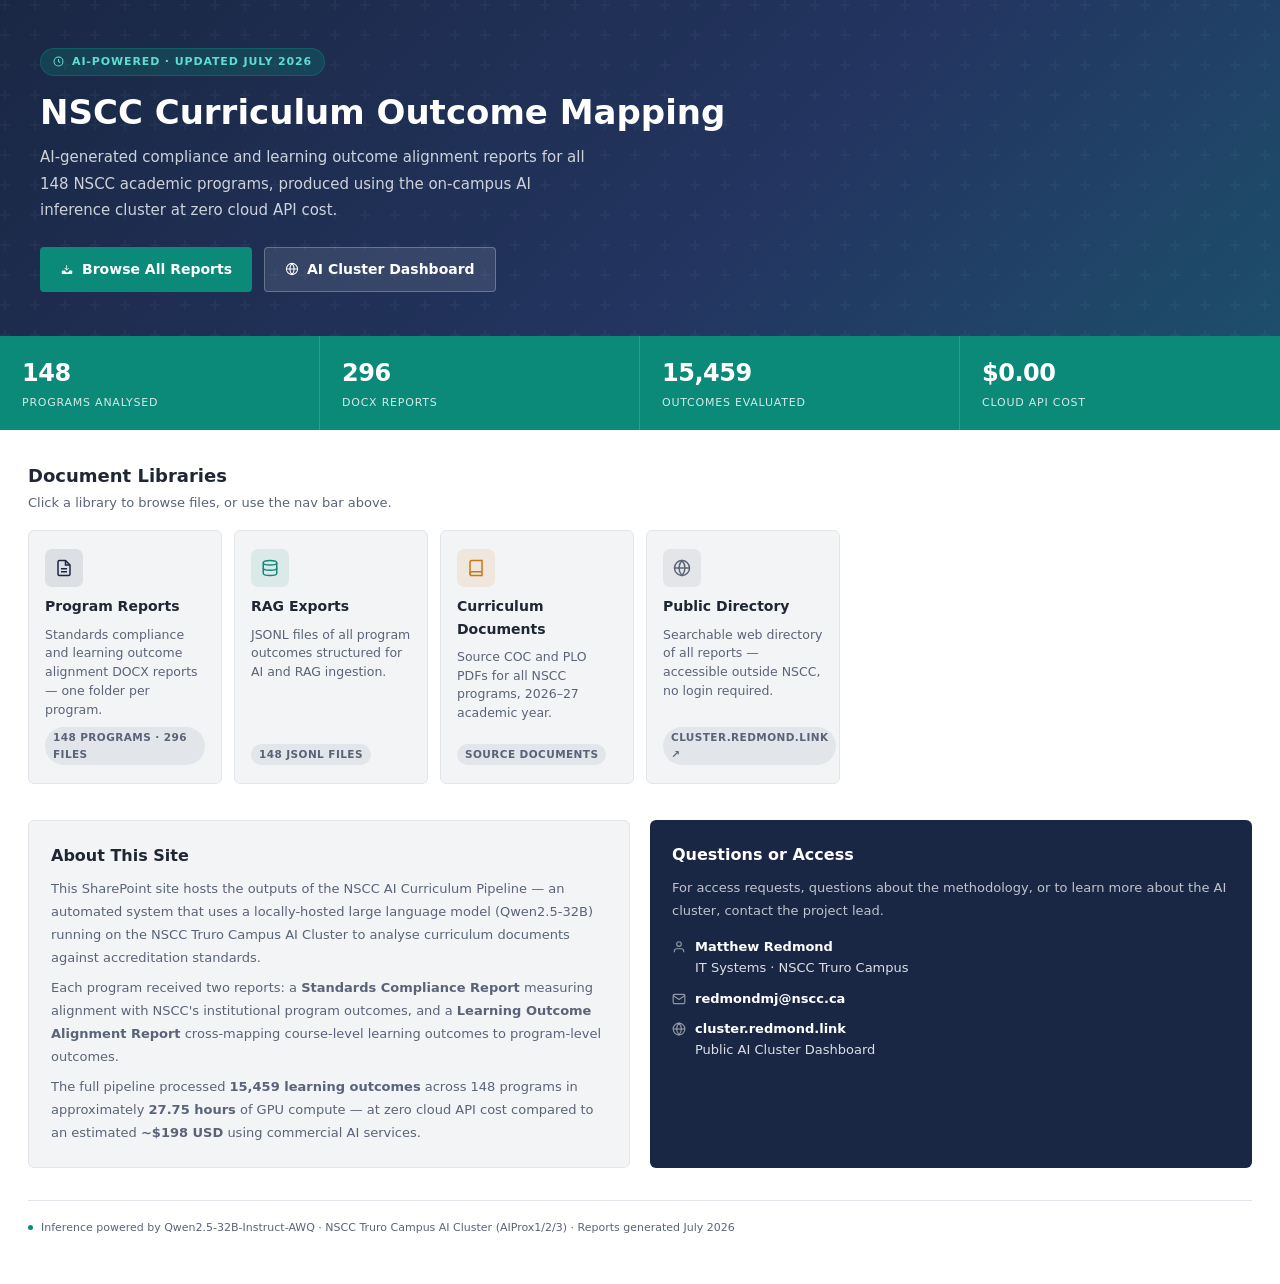
<file: sp-embed.html>
<!DOCTYPE html>
<html lang="en">
<head>
<meta charset="UTF-8">
<meta name="viewport" content="width=device-width, initial-scale=1.0">
<title>NSCC Curriculum Outcome Mapping</title>
<style>
  *, *::before, *::after { box-sizing: border-box; margin: 0; padding: 0; }
  :root {
    --navy:   #1A2744;
    --teal:   #0B8A79;
    --white:  #ffffff;
    --paper:  #F3F4F6;
    --border: #E2E5EA;
    --text:   #1E2733;
    --muted:  #5A6478;
    --amber:  #C97A0C;
  }
  body {
    font-family: "Segoe UI", system-ui, -apple-system, sans-serif;
    background: var(--white);
    color: var(--text);
    font-size: 15px;
    line-height: 1.6;
  }

  /* Hero */
  .hero {
    background: linear-gradient(135deg, var(--navy) 0%, #233560 60%, #1d4e6b 100%);
    color: #fff;
    padding: 48px 40px 44px;
    position: relative;
    overflow: hidden;
  }
  .hero::before {
    content: '';
    position: absolute;
    inset: 0;
    background: url("data:image/svg+xml,%3Csvg width='60' height='60' viewBox='0 0 60 60' xmlns='http://www.w3.org/2000/svg'%3E%3Cg fill='none' fill-rule='evenodd'%3E%3Cg fill='%23ffffff' fill-opacity='0.03'%3E%3Cpath d='M36 34v-4h-2v4h-4v2h4v4h2v-4h4v-2h-4zm0-30V0h-2v4h-4v2h4v4h2V6h4V4h-4zM6 34v-4H4v4H0v2h4v4h2v-4h4v-2H6zM6 4V0H4v4H0v2h4v4h2V6h4V4H6z'/%3E%3C/g%3E%3C/g%3E%3C/svg%3E");
  }
  .hero-inner { position: relative; max-width: 860px; }
  .hero-eyebrow {
    display: inline-flex; align-items: center; gap: 8px;
    background: rgba(11,138,121,0.25);
    border: 1px solid rgba(11,138,121,0.4);
    color: #5DDFD0;
    font-size: 11px; font-weight: 600; letter-spacing: .08em; text-transform: uppercase;
    padding: 4px 12px; border-radius: 20px; margin-bottom: 16px;
  }
  .hero h1 { font-size: clamp(22px, 3vw, 34px); font-weight: 700; line-height: 1.2; margin-bottom: 12px; }
  .hero p  { font-size: 15px; color: rgba(255,255,255,0.78); max-width: 560px; line-height: 1.75; margin-bottom: 24px; }
  .hero-btns { display: flex; gap: 12px; flex-wrap: wrap; }
  .btn-primary {
    background: var(--teal); color: #fff;
    padding: 10px 20px; border-radius: 4px;
    font-size: 14px; font-weight: 600; text-decoration: none;
    display: inline-flex; align-items: center; gap: 8px;
  }
  .btn-ghost {
    background: rgba(255,255,255,0.1); color: #fff;
    border: 1px solid rgba(255,255,255,0.25);
    padding: 10px 20px; border-radius: 4px;
    font-size: 14px; font-weight: 600; text-decoration: none;
    display: inline-flex; align-items: center; gap: 8px;
  }

  /* Stats */
  .stats-strip {
    background: var(--teal);
    display: grid;
    grid-template-columns: repeat(4, 1fr);
    color: #fff;
  }
  .stat-cell {
    padding: 18px 22px;
    border-right: 1px solid rgba(255,255,255,0.15);
    display: flex; flex-direction: column; gap: 2px;
  }
  .stat-cell:last-child { border-right: none; }
  .stat-num { font-size: 24px; font-weight: 700; letter-spacing: -0.5px; font-variant-numeric: tabular-nums; }
  .stat-lbl { font-size: 11px; opacity: .82; text-transform: uppercase; letter-spacing: .07em; }

  /* Content */
  .page-content { padding: 32px 28px 48px; }
  .section-head { margin-bottom: 16px; }
  .section-head h2 { font-size: 18px; font-weight: 700; }
  .section-head p  { font-size: 13px; color: var(--muted); margin-top: 3px; }

  /* Cards */
  .cards { display: grid; grid-template-columns: repeat(auto-fill, minmax(190px, 1fr)); gap: 12px; margin-bottom: 36px; }
  .card {
    background: var(--paper);
    border: 1px solid var(--border);
    border-radius: 6px;
    padding: 18px 16px;
    text-decoration: none;
    color: var(--text);
    display: flex; flex-direction: column; gap: 8px;
  }
  .card-icon {
    width: 38px; height: 38px; border-radius: 7px;
    display: flex; align-items: center; justify-content: center;
  }
  .card-icon svg { width: 18px; height: 18px; }
  .card-icon.navy  { background: rgba(26,39,68,.1);   color: #1A2744; }
  .card-icon.teal  { background: rgba(11,138,121,.1); color: #0B8A79; }
  .card-icon.amber { background: rgba(201,122,12,.1); color: #C97A0C; }
  .card-icon.slate { background: rgba(90,100,120,.1); color: #5A6478; }
  .card h3 { font-size: 14px; font-weight: 700; }
  .card p  { font-size: 12.5px; color: var(--muted); line-height: 1.5; flex: 1; }
  .card-tag {
    font-size: 10.5px; font-weight: 600; letter-spacing: .04em; text-transform: uppercase;
    padding: 2px 8px; border-radius: 20px;
    background: var(--border); color: var(--muted);
    align-self: flex-start;
  }

  /* Two-col */
  .two-col { display: grid; grid-template-columns: 1fr 1fr; gap: 20px; }
  @media (max-width: 600px) {
    .two-col { grid-template-columns: 1fr; }
    .stats-strip { grid-template-columns: 1fr 1fr; }
  }

  .about-panel {
    background: var(--paper); border: 1px solid var(--border); border-radius: 6px;
    padding: 22px;
  }
  .about-panel h2 { font-size: 16px; font-weight: 700; margin-bottom: 10px; }
  .about-panel p  { font-size: 13px; color: var(--muted); line-height: 1.75; margin-bottom: 8px; }
  .about-panel p:last-child { margin-bottom: 0; }

  .contact-panel {
    background: var(--navy); border-radius: 6px;
    padding: 22px; color: #fff;
  }
  .contact-panel h2 { font-size: 16px; font-weight: 700; margin-bottom: 10px; }
  .contact-panel p  { font-size: 13px; color: rgba(255,255,255,.72); line-height: 1.75; margin-bottom: 14px; }
  .contact-row { display: flex; flex-direction: column; gap: 10px; }
  .contact-item { display: flex; align-items: flex-start; gap: 9px; font-size: 13px; color: rgba(255,255,255,.85); }
  .contact-item svg { width: 14px; height: 14px; flex-shrink: 0; margin-top: 3px; opacity: .6; }
  .contact-item strong { display: block; color: #fff; font-size: 13px; }

  .footer-note {
    margin-top: 32px; padding-top: 18px; border-top: 1px solid var(--border);
    font-size: 11px; color: var(--muted); display: flex; align-items: center; gap: 8px;
  }
  .footer-dot { width: 5px; height: 5px; background: var(--teal); border-radius: 50%; flex-shrink: 0; }
</style>
</head>
<body>

<div class="hero">
  <div class="hero-inner">
    <div class="hero-eyebrow">
      <svg viewBox="0 0 16 16" fill="none" stroke="currentColor" stroke-width="1.5" width="11" height="11"><circle cx="8" cy="8" r="6.5"/><path d="M8 4.5v3.5l2.5 1.5"/></svg>
      AI-Powered · Updated July 2026
    </div>
    <h1>NSCC Curriculum Outcome Mapping</h1>
    <p>AI-generated compliance and learning outcome alignment reports for all 148 NSCC academic programs, produced using the on-campus AI inference cluster at zero cloud API cost.</p>
    <div class="hero-btns">
      <a href="https://cluster.redmond.link/reports/index.html" class="btn-primary" target="_blank">
        <svg viewBox="0 0 20 20" fill="currentColor" width="14" height="14"><path d="M9 4.5a.5.5 0 0 1 1 0v5.793l1.646-1.647a.5.5 0 0 1 .708.708l-2.5 2.5a.5.5 0 0 1-.708 0l-2.5-2.5a.5.5 0 1 1 .708-.708L9 10.293V4.5Z"/><path d="M3 13a1 1 0 0 1 1-1h3.5v.5A2.5 2.5 0 0 0 10 15h.5A2.5 2.5 0 0 0 13 12.5V12h3.5a1 1 0 0 1 1 1v3a1 1 0 0 1-1 1h-13a1 1 0 0 1-1-1v-3Z"/></svg>
        Browse All Reports
      </a>
      <a href="https://cluster.redmond.link" class="btn-ghost" target="_blank">
        <svg viewBox="0 0 20 20" fill="none" stroke="currentColor" stroke-width="1.5" width="14" height="14"><circle cx="10" cy="10" r="8"/><path d="M10 2a12 12 0 0 1 0 16M10 2a12 12 0 0 0 0 16M2 10h16"/></svg>
        AI Cluster Dashboard
      </a>
    </div>
  </div>
</div>

<div class="stats-strip">
  <div class="stat-cell"><span class="stat-num">148</span><span class="stat-lbl">Programs Analysed</span></div>
  <div class="stat-cell"><span class="stat-num">296</span><span class="stat-lbl">DOCX Reports</span></div>
  <div class="stat-cell"><span class="stat-num">15,459</span><span class="stat-lbl">Outcomes Evaluated</span></div>
  <div class="stat-cell"><span class="stat-num">$0.00</span><span class="stat-lbl">Cloud API Cost</span></div>
</div>

<div class="page-content">

  <div class="section-head">
    <h2>Document Libraries</h2>
    <p>Click a library to browse files, or use the nav bar above.</p>
  </div>

  <div class="cards">
    <a href="https://nscc.sharepoint.com/sites/NSCCCurriculumOutcomeMapping/Program%20Reports" class="card" target="_top">
      <div class="card-icon navy">
        <svg viewBox="0 0 24 24" fill="none" stroke="currentColor" stroke-width="2"><path d="M14 2H6a2 2 0 0 0-2 2v16a2 2 0 0 0 2 2h12a2 2 0 0 0 2-2V8z"/><polyline points="14 2 14 8 20 8"/><line x1="16" y1="13" x2="8" y2="13"/><line x1="16" y1="17" x2="8" y2="17"/></svg>
      </div>
      <h3>Program Reports</h3>
      <p>Standards compliance and learning outcome alignment DOCX reports — one folder per program.</p>
      <span class="card-tag">148 programs · 296 files</span>
    </a>

    <a href="https://nscc.sharepoint.com/sites/NSCCCurriculumOutcomeMapping/RAG%20Exports" class="card" target="_top">
      <div class="card-icon teal">
        <svg viewBox="0 0 24 24" fill="none" stroke="currentColor" stroke-width="2"><ellipse cx="12" cy="5" rx="9" ry="3"/><path d="M21 12c0 1.66-4 3-9 3s-9-1.34-9-3"/><path d="M3 5v14c0 1.66 4 3 9 3s9-1.34 9-3V5"/></svg>
      </div>
      <h3>RAG Exports</h3>
      <p>JSONL files of all program outcomes structured for AI and RAG ingestion.</p>
      <span class="card-tag">148 JSONL files</span>
    </a>

    <a href="https://nscc.sharepoint.com/sites/NSCCCurriculumOutcomeMapping/Curriculum%20Documents%202026-27" class="card" target="_top">
      <div class="card-icon amber">
        <svg viewBox="0 0 24 24" fill="none" stroke="currentColor" stroke-width="2"><path d="M4 19.5A2.5 2.5 0 0 1 6.5 17H20"/><path d="M6.5 2H20v20H6.5A2.5 2.5 0 0 1 4 19.5v-15A2.5 2.5 0 0 1 6.5 2z"/></svg>
      </div>
      <h3>Curriculum Documents</h3>
      <p>Source COC and PLO PDFs for all NSCC programs, 2026–27 academic year.</p>
      <span class="card-tag">Source documents</span>
    </a>

    <a href="https://cluster.redmond.link/reports/index.html" class="card" target="_blank">
      <div class="card-icon slate">
        <svg viewBox="0 0 24 24" fill="none" stroke="currentColor" stroke-width="2"><circle cx="12" cy="12" r="10"/><line x1="2" y1="12" x2="22" y2="12"/><path d="M12 2a15.3 15.3 0 0 1 4 10 15.3 15.3 0 0 1-4 10 15.3 15.3 0 0 1-4-10 15.3 15.3 0 0 1 4-10z"/></svg>
      </div>
      <h3>Public Directory</h3>
      <p>Searchable web directory of all reports — accessible outside NSCC, no login required.</p>
      <span class="card-tag">cluster.redmond.link ↗</span>
    </a>
  </div>

  <div class="two-col">
    <div class="about-panel">
      <h2>About This Site</h2>
      <p>This SharePoint site hosts the outputs of the NSCC AI Curriculum Pipeline — an automated system that uses a locally-hosted large language model (Qwen2.5-32B) running on the NSCC Truro Campus AI Cluster to analyse curriculum documents against accreditation standards.</p>
      <p>Each program received two reports: a <strong>Standards Compliance Report</strong> measuring alignment with NSCC's institutional program outcomes, and a <strong>Learning Outcome Alignment Report</strong> cross-mapping course-level learning outcomes to program-level outcomes.</p>
      <p>The full pipeline processed <strong>15,459 learning outcomes</strong> across 148 programs in approximately <strong>27.75 hours</strong> of GPU compute — at zero cloud API cost compared to an estimated <strong>~$198 USD</strong> using commercial AI services.</p>
    </div>

    <div class="contact-panel">
      <h2>Questions or Access</h2>
      <p>For access requests, questions about the methodology, or to learn more about the AI cluster, contact the project lead.</p>
      <div class="contact-row">
        <div class="contact-item">
          <svg viewBox="0 0 24 24" fill="none" stroke="currentColor" stroke-width="2"><path d="M20 21v-2a4 4 0 0 0-4-4H8a4 4 0 0 0-4 4v2"/><circle cx="12" cy="7" r="4"/></svg>
          <div><strong>Matthew Redmond</strong>IT Systems · NSCC Truro Campus</div>
        </div>
        <div class="contact-item">
          <svg viewBox="0 0 24 24" fill="none" stroke="currentColor" stroke-width="2"><path d="M4 4h16c1.1 0 2 .9 2 2v12c0 1.1-.9 2-2 2H4c-1.1 0-2-.9-2-2V6c0-1.1.9-2 2-2z"/><polyline points="22,6 12,13 2,6"/></svg>
          <div><strong>redmondmj@nscc.ca</strong></div>
        </div>
        <div class="contact-item">
          <svg viewBox="0 0 24 24" fill="none" stroke="currentColor" stroke-width="2"><circle cx="12" cy="12" r="10"/><line x1="2" y1="12" x2="22" y2="12"/><path d="M12 2a15.3 15.3 0 0 1 4 10 15.3 15.3 0 0 1-4 10 15.3 15.3 0 0 1-4-10 15.3 15.3 0 0 1 4-10z"/></svg>
          <div><strong>cluster.redmond.link</strong>Public AI Cluster Dashboard</div>
        </div>
      </div>
    </div>
  </div>

  <div class="footer-note">
    <div class="footer-dot"></div>
    Inference powered by Qwen2.5-32B-Instruct-AWQ · NSCC Truro Campus AI Cluster (AIProx1/2/3) · Reports generated July 2026
  </div>
</div>

</body>
</html>
</file>
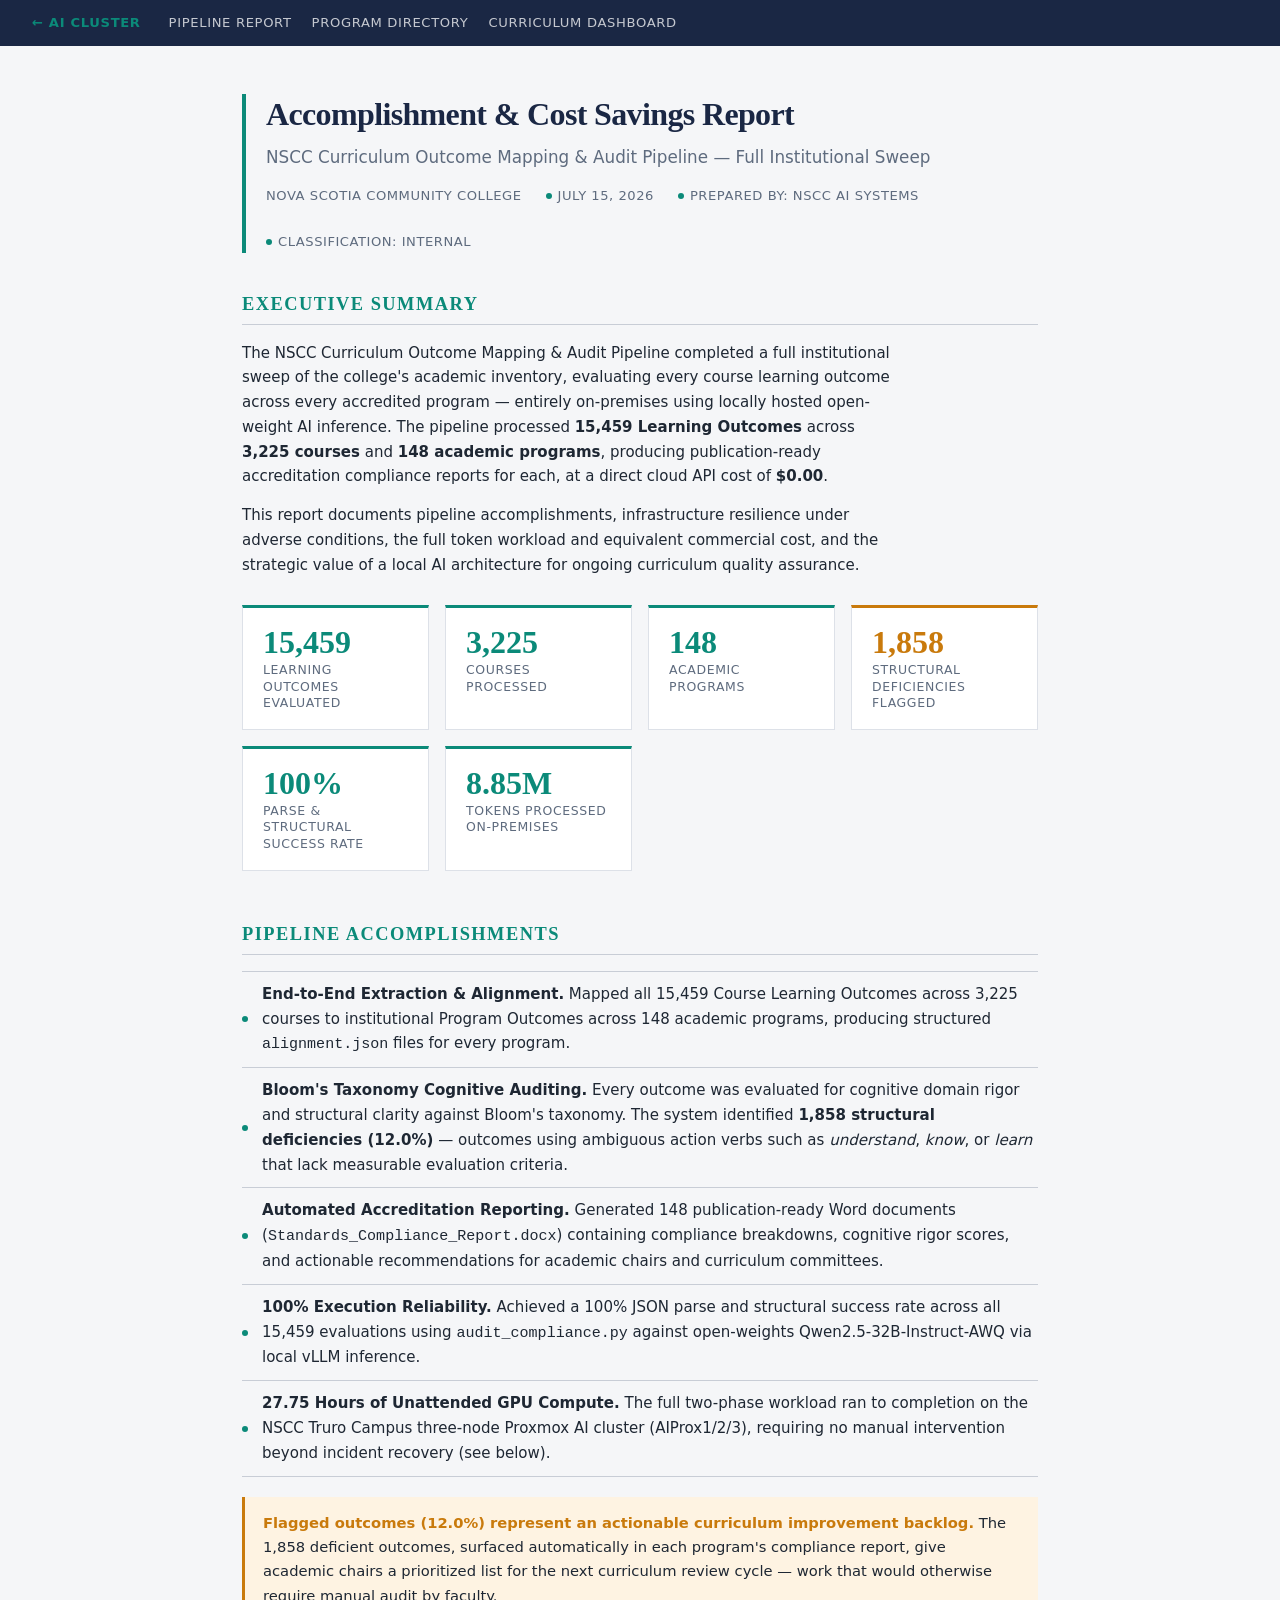
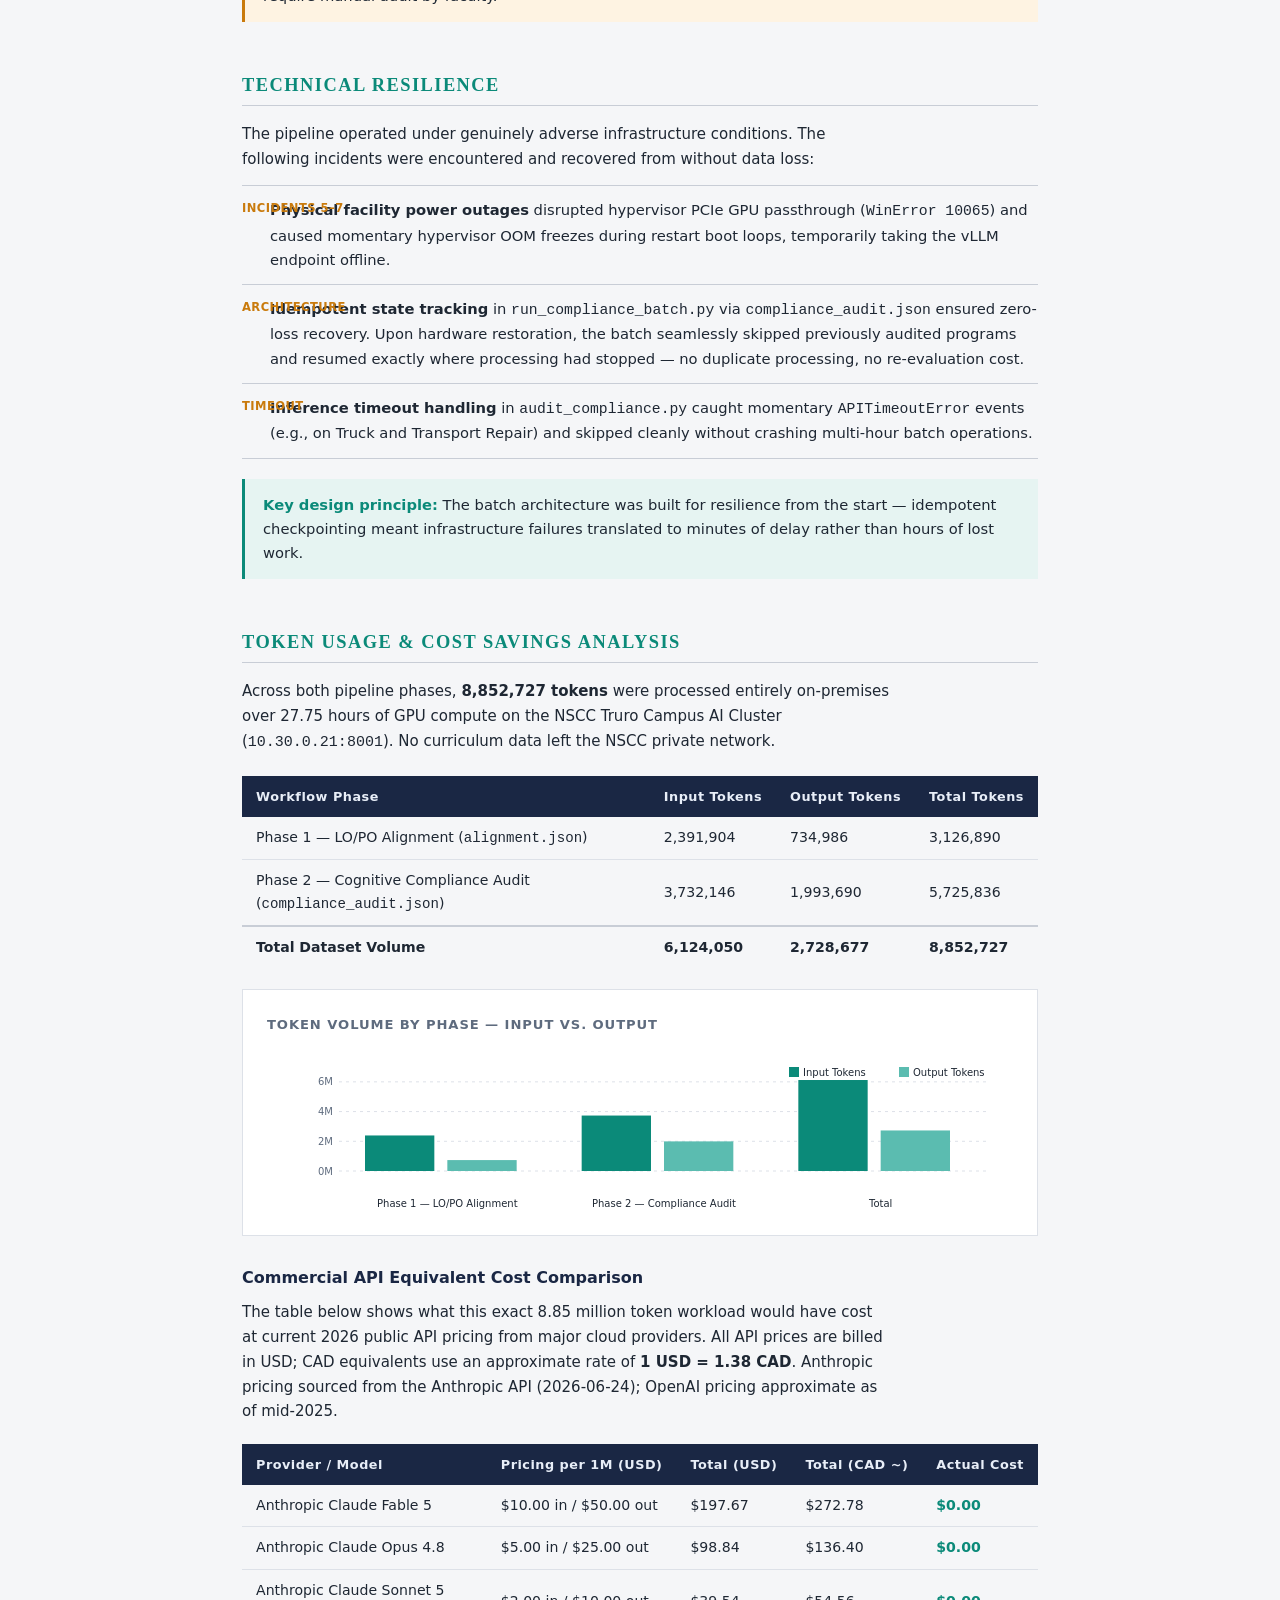
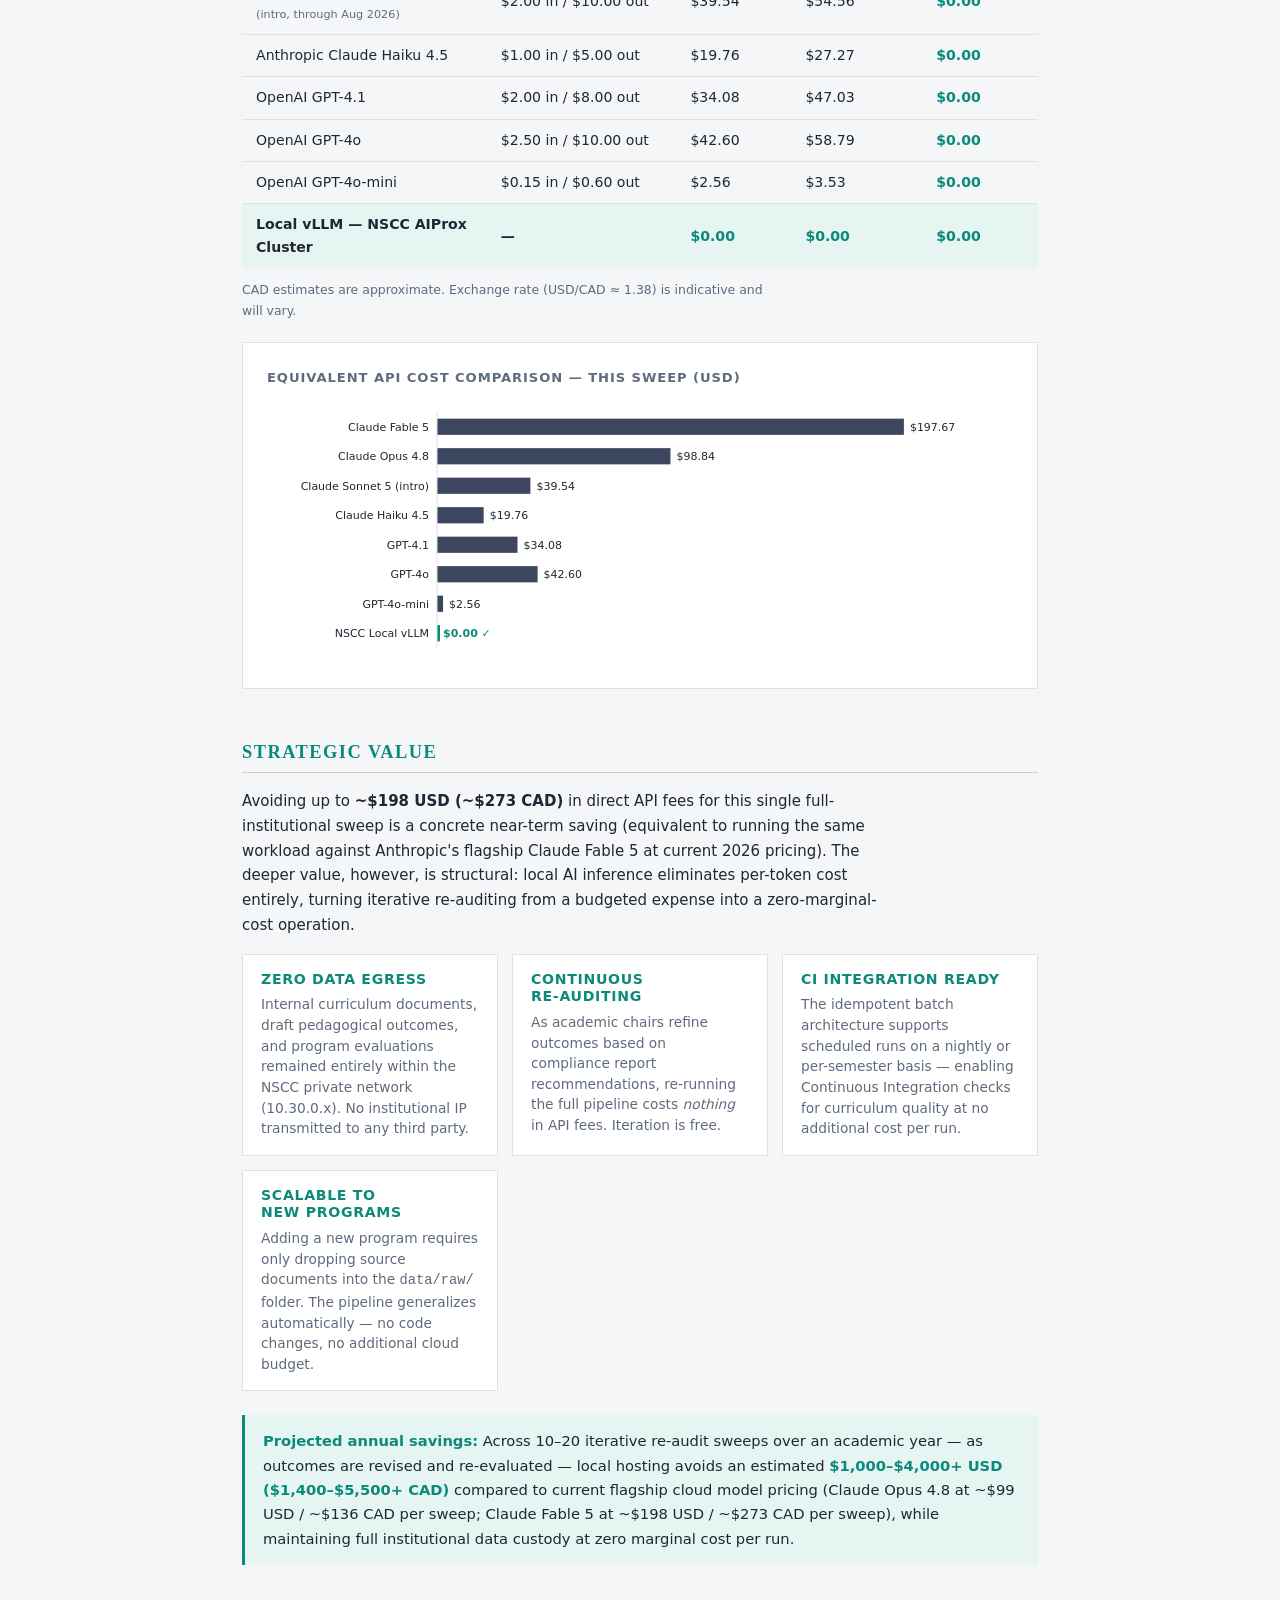
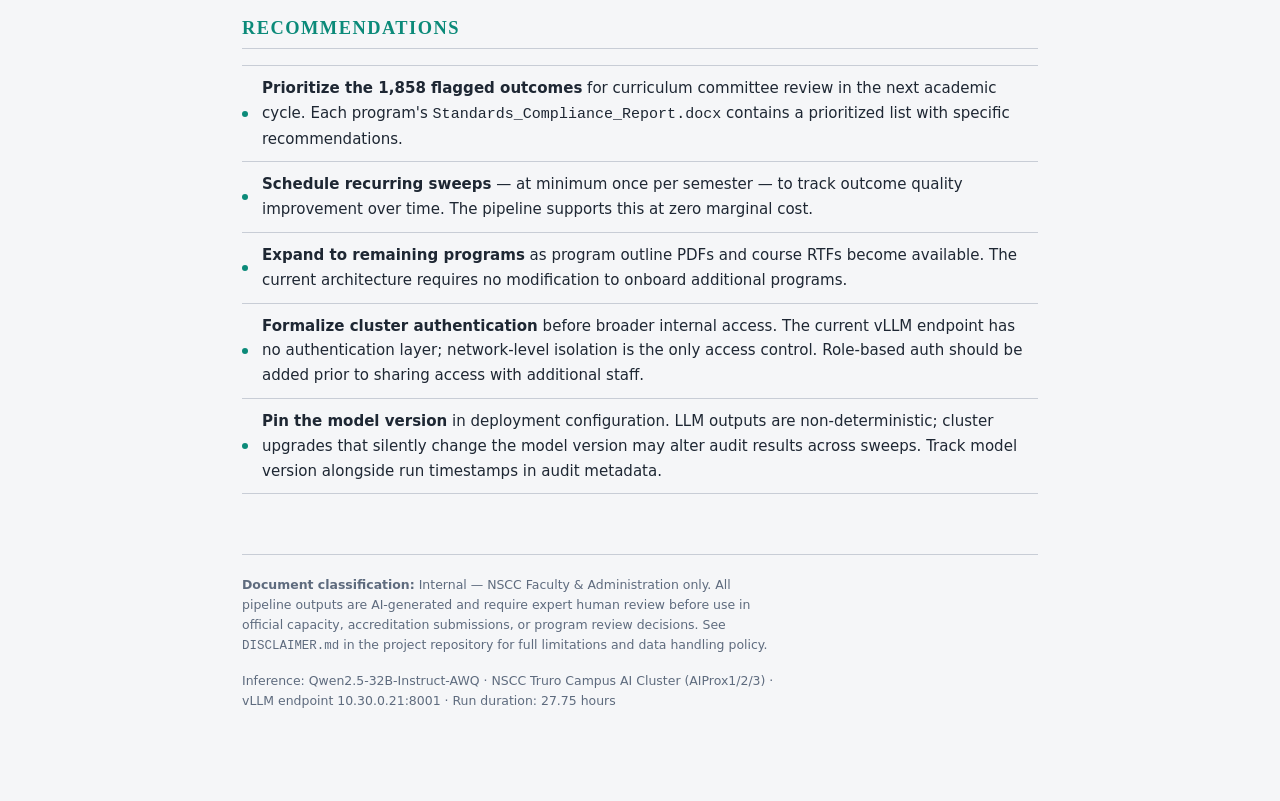
<file: reports/accomplishment-report.html>
<!DOCTYPE html>
<html lang="en">
<head>
  <meta charset="UTF-8">
  <meta name="viewport" content="width=device-width, initial-scale=1.0">
  <title>NSCC AI Curriculum Pipeline — Accomplishment & Cost Savings Report</title>
  <meta name="description" content="Full institutional sweep results: 15,459 learning outcomes evaluated across 148 programs at zero cloud API cost using the NSCC Truro Campus AI Cluster.">
  <style>
    /* ── Token system ── */
    :root {
      --navy:     #1A2744;
      --teal:     #0B8A79;
      --teal-lt:  #E6F4F2;
      --amber:    #C97A0C;
      --amber-lt: #FEF3E2;
      --paper:    #F5F6F8;
      --surface:  #FFFFFF;
      --border:   #DDE1E8;
      --text:     #1E2733;
      --muted:    #5E6B7E;
      --rule:     #C8CDD6;
    }
    @media (prefers-color-scheme: dark) {
      :root {
        --paper:   #0D111B;
        --surface: #141B28;
        --border:  #252E40;
        --text:    #DDE3EE;
        --muted:   #7F8EA3;
        --rule:    #2A3449;
        --teal-lt: #0B2924;
        --amber-lt:#241A06;
      }
    }
    :root[data-theme="dark"] {
      --paper:   #0D111B;
      --surface: #141B28;
      --border:  #252E40;
      --text:    #DDE3EE;
      --muted:   #7F8EA3;
      --rule:    #2A3449;
      --teal-lt: #0B2924;
      --amber-lt:#241A06;
    }
    :root[data-theme="light"] {
      --paper:   #F5F6F8;
      --surface: #FFFFFF;
      --border:  #DDE1E8;
      --text:    #1E2733;
      --muted:   #5E6B7E;
      --rule:    #C8CDD6;
      --teal-lt: #E6F4F2;
      --amber-lt:#FEF3E2;
    }

    *, *::before, *::after { box-sizing: border-box; margin: 0; padding: 0; }

    /* ── Site nav bar ── */
    .site-nav {
      background: var(--navy);
      padding: 12px 32px;
      display: flex;
      align-items: center;
      gap: 20px;
      flex-wrap: wrap;
    }
    .site-nav a {
      color: rgba(255,255,255,0.75);
      text-decoration: none;
      font-size: 0.82rem;
      letter-spacing: 0.05em;
      text-transform: uppercase;
      font-family: system-ui, sans-serif;
      transition: color 0.15s;
    }
    .site-nav a:hover { color: #ffffff; }
    .site-nav a.home {
      color: #0B8A79;
      font-weight: 700;
      margin-right: 8px;
    }
    .site-nav .divider {
      color: rgba(255,255,255,0.2);
      font-size: 0.82rem;
    }

    body {
      background: var(--paper);
      color: var(--text);
      font-family: system-ui, -apple-system, 'Segoe UI', Roboto, sans-serif;
      font-size: 15px;
      line-height: 1.65;
    }

    .doc-body {
      max-width: 860px;
      margin: 0 auto;
      padding: 48px 32px 80px;
    }

    /* ── Typography ── */
    h1, h2, h3 {
      font-family: Georgia, 'Palatino Linotype', serif;
      color: var(--navy);
      text-wrap: balance;
      line-height: 1.25;
    }
    @media (prefers-color-scheme: dark) {
      h1, h2, h3 { color: #D0DBF0; }
      h2 { color: var(--teal); }
      thead th { background: #0A1120; }
    }
    :root[data-theme="dark"] h1,
    :root[data-theme="dark"] h3 { color: #D0DBF0; }
    :root[data-theme="dark"] h2 { color: var(--teal); }
    :root[data-theme="dark"] thead th { background: #0A1120; }

    h1 { font-size: 2rem; font-weight: 700; letter-spacing: -0.02em; }
    h2 {
      font-size: 1.15rem;
      font-weight: 700;
      text-transform: uppercase;
      letter-spacing: 0.08em;
      color: var(--teal);
      margin-bottom: 16px;
      padding-bottom: 8px;
      border-bottom: 1px solid var(--rule);
    }
    h3 {
      font-size: 1rem;
      font-weight: 700;
      font-family: system-ui, sans-serif;
      margin-bottom: 6px;
    }

    p { margin-bottom: 14px; max-width: 68ch; }
    p:last-child { margin-bottom: 0; }

    /* ── Header ── */
    .doc-header {
      border-left: 4px solid var(--teal);
      padding-left: 20px;
      margin-bottom: 40px;
    }
    .doc-meta {
      display: flex;
      gap: 24px;
      flex-wrap: wrap;
      margin-top: 10px;
      font-size: 0.82rem;
      color: var(--muted);
      letter-spacing: 0.04em;
      text-transform: uppercase;
    }
    .doc-meta span::before {
      content: '';
      display: inline-block;
      width: 6px; height: 6px;
      border-radius: 50%;
      background: var(--teal);
      vertical-align: middle;
      margin-right: 6px;
      margin-bottom: 2px;
    }
    .doc-meta span:first-child::before { display: none; }

    /* ── Sections ── */
    section { margin-bottom: 52px; }

    /* ── Stat grid ── */
    .stat-grid {
      display: grid;
      grid-template-columns: repeat(auto-fit, minmax(160px, 1fr));
      gap: 16px;
      margin-bottom: 8px;
    }
    .stat-card {
      background: var(--surface);
      border: 1px solid var(--border);
      border-top: 3px solid var(--teal);
      padding: 18px 20px;
    }
    .stat-card.warn { border-top-color: var(--amber); }
    .stat-num {
      font-size: 2rem;
      font-weight: 700;
      font-family: Georgia, serif;
      color: var(--teal);
      line-height: 1;
      margin-bottom: 4px;
      font-variant-numeric: tabular-nums;
    }
    .stat-card.warn .stat-num { color: var(--amber); }
    .stat-label {
      font-size: 0.78rem;
      color: var(--muted);
      text-transform: uppercase;
      letter-spacing: 0.05em;
      line-height: 1.3;
    }

    /* ── Callout ── */
    .callout {
      background: var(--teal-lt);
      border-left: 3px solid var(--teal);
      padding: 14px 18px;
      margin: 20px 0;
      font-size: 0.92rem;
    }
    .callout.amber {
      background: var(--amber-lt);
      border-left-color: var(--amber);
    }
    .callout strong { color: var(--teal); }
    .callout.amber strong { color: var(--amber); }

    /* ── Feature list ── */
    .feature-list { list-style: none; padding: 0; margin: 0 0 16px; }
    .feature-list li {
      padding: 10px 0 10px 20px;
      border-bottom: 1px solid var(--rule);
      position: relative;
      font-size: 0.94rem;
    }
    .feature-list li:first-child { border-top: 1px solid var(--rule); }
    .feature-list li::before {
      content: '';
      position: absolute;
      left: 0; top: 50%;
      transform: translateY(-50%);
      width: 6px; height: 6px;
      border-radius: 50%;
      background: var(--teal);
    }
    .feature-list li strong { color: var(--text); }

    /* ── Incident timeline ── */
    .incident-list { list-style: none; padding: 0; margin: 0; }
    .incident-list li {
      padding: 12px 0 12px 28px;
      border-bottom: 1px solid var(--rule);
      position: relative;
      font-size: 0.92rem;
    }
    .incident-list li:first-child { border-top: 1px solid var(--rule); }
    .incident-list li::before {
      content: attr(data-tag);
      position: absolute;
      left: 0;
      top: 13px;
      font-size: 0.72rem;
      font-weight: 700;
      letter-spacing: 0.04em;
      color: var(--amber);
      text-transform: uppercase;
    }

    /* ── Tables ── */
    .table-wrap { overflow-x: auto; margin: 20px 0; }
    table {
      width: 100%;
      border-collapse: collapse;
      font-size: 0.88rem;
      font-variant-numeric: tabular-nums;
    }
    thead th {
      background: var(--navy);
      color: #E8EEF8;
      text-align: left;
      padding: 10px 14px;
      font-weight: 600;
      font-size: 0.80rem;
      letter-spacing: 0.04em;
      white-space: nowrap;
    }
    tbody tr:nth-child(even) { background: var(--paper); }
    tbody tr:hover { background: var(--teal-lt); transition: background 0.1s; }
    tbody td { padding: 9px 14px; border-bottom: 1px solid var(--border); }
    tbody tr:last-child td { border-bottom: none; }
    .savings { color: var(--teal); font-weight: 600; }
    .zero { color: var(--teal); font-weight: 700; }
    .highlight-row td { background: var(--teal-lt) !important; font-weight: 600; }
    .total-row td { background: var(--paper); font-weight: 700; border-top: 2px solid var(--rule); }

    /* ── Charts ── */
    .chart-wrap {
      background: var(--surface);
      border: 1px solid var(--border);
      padding: 24px;
      margin: 20px 0;
    }
    .chart-title {
      font-size: 0.82rem;
      text-transform: uppercase;
      letter-spacing: 0.07em;
      color: var(--muted);
      margin-bottom: 16px;
      font-weight: 600;
    }
    canvas { display: block; max-width: 100%; }

    /* ── Strategic section ── */
    .benefit-grid {
      display: grid;
      grid-template-columns: repeat(auto-fit, minmax(220px, 1fr));
      gap: 14px;
      margin: 16px 0;
    }
    .benefit-card {
      background: var(--surface);
      border: 1px solid var(--border);
      padding: 16px 18px;
    }
    .benefit-card h3 {
      font-size: 0.88rem;
      color: var(--teal);
      text-transform: uppercase;
      letter-spacing: 0.05em;
      margin-bottom: 6px;
    }
    .benefit-card p {
      font-size: 0.86rem;
      color: var(--muted);
      line-height: 1.5;
      margin-bottom: 0;
    }

    /* ── Footer ── */
    .doc-footer {
      margin-top: 60px;
      padding-top: 20px;
      border-top: 1px solid var(--rule);
      font-size: 0.78rem;
      color: var(--muted);
      line-height: 1.6;
    }

    @media (max-width: 500px) {
      .doc-body { padding: 28px 18px 60px; }
      h1 { font-size: 1.5rem; }
      .stat-num { font-size: 1.6rem; }
      .site-nav { padding: 12px 18px; }
    }
  </style>
</head>
<body>

  <!-- Site navigation -->
  <nav class="site-nav">
    <a href="../index.html" class="home">← AI Cluster</a>
    <a href="#" class="active">Pipeline Report</a>
    <a href="index.html">Program Directory</a>
    <a href="../curriculum-dashboard/index.html">Curriculum Dashboard</a>
  </nav>

  <div class="doc-body">

    <!-- ── Document header ── -->
    <div class="doc-header">
      <h1>Accomplishment &amp; Cost Savings Report</h1>
      <p style="margin-top:10px; font-size:1.05rem; color:var(--muted); max-width:none;">
        NSCC Curriculum Outcome Mapping &amp; Audit Pipeline — Full Institutional Sweep
      </p>
      <div class="doc-meta">
        <span>Nova Scotia Community College</span>
        <span>July 15, 2026</span>
        <span>Prepared by: NSCC AI Systems</span>
        <span>Classification: Internal</span>
      </div>
    </div>

    <!-- ── Executive Summary ── -->
    <section>
      <h2>Executive Summary</h2>
      <p>
        The NSCC Curriculum Outcome Mapping &amp; Audit Pipeline completed a full institutional sweep of the college's academic inventory, evaluating every course learning outcome across every accredited program — entirely on-premises using locally hosted open-weight AI inference. The pipeline processed <strong>15,459 Learning Outcomes</strong> across <strong>3,225 courses</strong> and <strong>148 academic programs</strong>, producing publication-ready accreditation compliance reports for each, at a direct cloud API cost of <strong>$0.00</strong>.
      </p>
      <p>
        This report documents pipeline accomplishments, infrastructure resilience under adverse conditions, the full token workload and equivalent commercial cost, and the strategic value of a local AI architecture for ongoing curriculum quality assurance.
      </p>

      <div class="stat-grid" style="margin-top:28px;">
        <div class="stat-card">
          <div class="stat-num">15,459</div>
          <div class="stat-label">Learning Outcomes Evaluated</div>
        </div>
        <div class="stat-card">
          <div class="stat-num">3,225</div>
          <div class="stat-label">Courses Processed</div>
        </div>
        <div class="stat-card">
          <div class="stat-num">148</div>
          <div class="stat-label">Academic Programs</div>
        </div>
        <div class="stat-card warn">
          <div class="stat-num">1,858</div>
          <div class="stat-label">Structural Deficiencies Flagged</div>
        </div>
        <div class="stat-card">
          <div class="stat-num">100%</div>
          <div class="stat-label">Parse &amp; Structural Success Rate</div>
        </div>
        <div class="stat-card">
          <div class="stat-num">8.85M</div>
          <div class="stat-label">Tokens Processed On-Premises</div>
        </div>
      </div>
    </section>

    <!-- ── Pipeline Accomplishments ── -->
    <section>
      <h2>Pipeline Accomplishments</h2>
      <ul class="feature-list">
        <li><strong>End-to-End Extraction &amp; Alignment.</strong> Mapped all 15,459 Course Learning Outcomes across 3,225 courses to institutional Program Outcomes across 148 academic programs, producing structured <code>alignment.json</code> files for every program.</li>
        <li><strong>Bloom's Taxonomy Cognitive Auditing.</strong> Every outcome was evaluated for cognitive domain rigor and structural clarity against Bloom's taxonomy. The system identified <strong>1,858 structural deficiencies (12.0%)</strong> — outcomes using ambiguous action verbs such as <em>understand</em>, <em>know</em>, or <em>learn</em> that lack measurable evaluation criteria.</li>
        <li><strong>Automated Accreditation Reporting.</strong> Generated 148 publication-ready Word documents (<code>Standards_Compliance_Report.docx</code>) containing compliance breakdowns, cognitive rigor scores, and actionable recommendations for academic chairs and curriculum committees.</li>
        <li><strong>100% Execution Reliability.</strong> Achieved a 100% JSON parse and structural success rate across all 15,459 evaluations using <code>audit_compliance.py</code> against open-weights Qwen2.5-32B-Instruct-AWQ via local vLLM inference.</li>
        <li><strong>27.75 Hours of Unattended GPU Compute.</strong> The full two-phase workload ran to completion on the NSCC Truro Campus three-node Proxmox AI cluster (AIProx1/2/3), requiring no manual intervention beyond incident recovery (see below).</li>
      </ul>

      <div class="callout amber">
        <strong>Flagged outcomes (12.0%) represent an actionable curriculum improvement backlog.</strong> The 1,858 deficient outcomes, surfaced automatically in each program's compliance report, give academic chairs a prioritized list for the next curriculum review cycle — work that would otherwise require manual audit by faculty.
      </div>
    </section>

    <!-- ── Technical Resilience ── -->
    <section>
      <h2>Technical Resilience</h2>
      <p>The pipeline operated under genuinely adverse infrastructure conditions. The following incidents were encountered and recovered from without data loss:</p>

      <ul class="incident-list">
        <li data-tag="Incidents 5–7"><strong>Physical facility power outages</strong> disrupted hypervisor PCIe GPU passthrough (<code>WinError 10065</code>) and caused momentary hypervisor OOM freezes during restart boot loops, temporarily taking the vLLM endpoint offline.</li>
        <li data-tag="Architecture"><strong>Idempotent state tracking</strong> in <code>run_compliance_batch.py</code> via <code>compliance_audit.json</code> ensured zero-loss recovery. Upon hardware restoration, the batch seamlessly skipped previously audited programs and resumed exactly where processing had stopped — no duplicate processing, no re-evaluation cost.</li>
        <li data-tag="Timeout"><strong>Inference timeout handling</strong> in <code>audit_compliance.py</code> caught momentary <code>APITimeoutError</code> events (e.g., on Truck and Transport Repair) and skipped cleanly without crashing multi-hour batch operations.</li>
      </ul>

      <div class="callout">
        <strong>Key design principle:</strong> The batch architecture was built for resilience from the start — idempotent checkpointing meant infrastructure failures translated to minutes of delay rather than hours of lost work.
      </div>
    </section>

    <!-- ── Token & Cost Analysis ── -->
    <section>
      <h2>Token Usage &amp; Cost Savings Analysis</h2>

      <p>Across both pipeline phases, <strong>8,852,727 tokens</strong> were processed entirely on-premises over 27.75 hours of GPU compute on the NSCC Truro Campus AI Cluster (<code>10.30.0.21:8001</code>). No curriculum data left the NSCC private network.</p>

      <div class="table-wrap">
        <table>
          <thead>
            <tr>
              <th>Workflow Phase</th>
              <th>Input Tokens</th>
              <th>Output Tokens</th>
              <th>Total Tokens</th>
            </tr>
          </thead>
          <tbody>
            <tr>
              <td>Phase 1 — LO/PO Alignment (<code>alignment.json</code>)</td>
              <td>2,391,904</td>
              <td>734,986</td>
              <td>3,126,890</td>
            </tr>
            <tr>
              <td>Phase 2 — Cognitive Compliance Audit (<code>compliance_audit.json</code>)</td>
              <td>3,732,146</td>
              <td>1,993,690</td>
              <td>5,725,836</td>
            </tr>
            <tr class="total-row">
              <td>Total Dataset Volume</td>
              <td>6,124,050</td>
              <td>2,728,677</td>
              <td>8,852,727</td>
            </tr>
          </tbody>
        </table>
      </div>

      <!-- Token chart -->
      <div class="chart-wrap">
        <div class="chart-title">Token Volume by Phase — Input vs. Output</div>
        <canvas id="tokenChart" height="160"></canvas>
      </div>

      <h3 style="margin-top:32px; margin-bottom:12px;">Commercial API Equivalent Cost Comparison</h3>
      <p>The table below shows what this exact 8.85 million token workload would have cost at current 2026 public API pricing from major cloud providers. All API prices are billed in USD; CAD equivalents use an approximate rate of <strong>1 USD = 1.38 CAD</strong>. Anthropic pricing sourced from the Anthropic API (2026-06-24); OpenAI pricing approximate as of mid-2025.</p>

      <div class="table-wrap">
        <table>
          <thead>
            <tr>
              <th>Provider / Model</th>
              <th>Pricing per 1M (USD)</th>
              <th>Total (USD)</th>
              <th>Total (CAD ~)</th>
              <th>Actual Cost</th>
            </tr>
          </thead>
          <tbody>
            <tr>
              <td>Anthropic Claude Fable 5</td>
              <td>$10.00 in / $50.00 out</td>
              <td>$197.67</td>
              <td>$272.78</td>
              <td class="zero">$0.00</td>
            </tr>
            <tr>
              <td>Anthropic Claude Opus 4.8</td>
              <td>$5.00 in / $25.00 out</td>
              <td>$98.84</td>
              <td>$136.40</td>
              <td class="zero">$0.00</td>
            </tr>
            <tr>
              <td>Anthropic Claude Sonnet 5 <span style="font-size:0.80em;color:var(--muted)">(intro, through Aug 2026)</span></td>
              <td>$2.00 in / $10.00 out</td>
              <td>$39.54</td>
              <td>$54.56</td>
              <td class="zero">$0.00</td>
            </tr>
            <tr>
              <td>Anthropic Claude Haiku 4.5</td>
              <td>$1.00 in / $5.00 out</td>
              <td>$19.76</td>
              <td>$27.27</td>
              <td class="zero">$0.00</td>
            </tr>
            <tr>
              <td>OpenAI GPT-4.1</td>
              <td>$2.00 in / $8.00 out</td>
              <td>$34.08</td>
              <td>$47.03</td>
              <td class="zero">$0.00</td>
            </tr>
            <tr>
              <td>OpenAI GPT-4o</td>
              <td>$2.50 in / $10.00 out</td>
              <td>$42.60</td>
              <td>$58.79</td>
              <td class="zero">$0.00</td>
            </tr>
            <tr>
              <td>OpenAI GPT-4o-mini</td>
              <td>$0.15 in / $0.60 out</td>
              <td>$2.56</td>
              <td>$3.53</td>
              <td class="zero">$0.00</td>
            </tr>
            <tr class="highlight-row">
              <td>Local vLLM — NSCC AIProx Cluster</td>
              <td>—</td>
              <td class="zero">$0.00</td>
              <td class="zero">$0.00</td>
              <td class="zero">$0.00</td>
            </tr>
          </tbody>
        </table>
      </div>
      <p style="font-size:0.78rem; color:var(--muted); margin-top:-8px;">CAD estimates are approximate. Exchange rate (USD/CAD ≈ 1.38) is indicative and will vary.</p>

      <!-- Cost chart -->
      <div class="chart-wrap">
        <div class="chart-title">Equivalent API Cost Comparison — This Sweep (USD)</div>
        <canvas id="costChart" height="260"></canvas>
      </div>
    </section>

    <!-- ── Strategic Value ── -->
    <section>
      <h2>Strategic Value</h2>
      <p>
        Avoiding up to <strong>~$198 USD (~$273 CAD)</strong> in direct API fees for this single full-institutional sweep is a concrete near-term saving (equivalent to running the same workload against Anthropic's flagship Claude Fable 5 at current 2026 pricing). The deeper value, however, is structural: local AI inference eliminates per-token cost entirely, turning iterative re-auditing from a budgeted expense into a zero-marginal-cost operation.
      </p>

      <div class="benefit-grid">
        <div class="benefit-card">
          <h3>Zero Data Egress</h3>
          <p>Internal curriculum documents, draft pedagogical outcomes, and program evaluations remained entirely within the NSCC private network (10.30.0.x). No institutional IP transmitted to any third party.</p>
        </div>
        <div class="benefit-card">
          <h3>Continuous Re-Auditing</h3>
          <p>As academic chairs refine outcomes based on compliance report recommendations, re-running the full pipeline costs <em>nothing</em> in API fees. Iteration is free.</p>
        </div>
        <div class="benefit-card">
          <h3>CI Integration Ready</h3>
          <p>The idempotent batch architecture supports scheduled runs on a nightly or per-semester basis — enabling Continuous Integration checks for curriculum quality at no additional cost per run.</p>
        </div>
        <div class="benefit-card">
          <h3>Scalable to New Programs</h3>
          <p>Adding a new program requires only dropping source documents into the <code>data/raw/</code> folder. The pipeline generalizes automatically — no code changes, no additional cloud budget.</p>
        </div>
      </div>

      <div class="callout" style="margin-top:24px;">
        <strong>Projected annual savings:</strong> Across 10–20 iterative re-audit sweeps over an academic year — as outcomes are revised and re-evaluated — local hosting avoids an estimated <strong>$1,000–$4,000+ USD ($1,400–$5,500+ CAD)</strong> compared to current flagship cloud model pricing (Claude Opus 4.8 at ~$99 USD / ~$136 CAD per sweep; Claude Fable 5 at ~$198 USD / ~$273 CAD per sweep), while maintaining full institutional data custody at zero marginal cost per run.
      </div>
    </section>

    <!-- ── Recommendations ── -->
    <section>
      <h2>Recommendations</h2>
      <ul class="feature-list">
        <li><strong>Prioritize the 1,858 flagged outcomes</strong> for curriculum committee review in the next academic cycle. Each program's <code>Standards_Compliance_Report.docx</code> contains a prioritized list with specific recommendations.</li>
        <li><strong>Schedule recurring sweeps</strong> — at minimum once per semester — to track outcome quality improvement over time. The pipeline supports this at zero marginal cost.</li>
        <li><strong>Expand to remaining programs</strong> as program outline PDFs and course RTFs become available. The current architecture requires no modification to onboard additional programs.</li>
        <li><strong>Formalize cluster authentication</strong> before broader internal access. The current vLLM endpoint has no authentication layer; network-level isolation is the only access control. Role-based auth should be added prior to sharing access with additional staff.</li>
        <li><strong>Pin the model version</strong> in deployment configuration. LLM outputs are non-deterministic; cluster upgrades that silently change the model version may alter audit results across sweeps. Track model version alongside run timestamps in audit metadata.</li>
      </ul>
    </section>

    <!-- ── Footer ── -->
    <div class="doc-footer">
      <p><strong>Document classification:</strong> Internal — NSCC Faculty &amp; Administration only. All pipeline outputs are AI-generated and require expert human review before use in official capacity, accreditation submissions, or program review decisions. See <code>DISCLAIMER.md</code> in the project repository for full limitations and data handling policy.</p>
      <p style="margin-top:8px;">Inference: Qwen2.5-32B-Instruct-AWQ · NSCC Truro Campus AI Cluster (AIProx1/2/3) · vLLM endpoint 10.30.0.21:8001 · Run duration: 27.75 hours</p>
    </div>

  </div><!-- /.doc-body -->

  <script>
  (function () {
    function isDark() {
      const theme = document.documentElement.getAttribute('data-theme');
      if (theme === 'dark') return true;
      if (theme === 'light') return false;
      return window.matchMedia('(prefers-color-scheme: dark)').matches;
    }

    const TEAL  = '#0B8A79';
    const NAVY  = '#1A2744';
    const TEAL2 = '#5BBCB0';

    function textColor()  { return isDark() ? '#DDE3EE' : '#1E2733'; }
    function mutedColor() { return isDark() ? '#7F8EA3' : '#5E6B7E'; }
    function gridColor()  { return isDark() ? '#252E40' : '#DDE1E8'; }

    /* TOKEN CHART */
    (function drawTokenChart() {
      const el = document.getElementById('tokenChart');
      if (!el) return;
      const dpr = window.devicePixelRatio || 1;
      const W = el.parentElement.clientWidth - 48;
      const H = 160;
      el.width = W * dpr; el.height = H * dpr;
      el.style.width = W + 'px'; el.style.height = H + 'px';
      const ctx = el.getContext('2d');
      ctx.scale(dpr, dpr);

      const groups = ['Phase 1 — LO/PO Alignment', 'Phase 2 — Compliance Audit', 'Total'];
      const input  = [2391904, 3732146, 6124050];
      const output = [734986,  1993690, 2728677];
      const colors = [TEAL, TEAL2];
      const pad = { top: 16, right: 24, bottom: 40, left: 72 };
      const bw = W - pad.left - pad.right;
      const bh = H - pad.top - pad.bottom;
      const maxV = 7000000;
      const gW = bw / groups.length;
      const barW = gW * 0.32;
      const gap  = gW * 0.06;

      function scaleY(v) { return bh - (v / maxV) * bh; }

      const ticks = [0, 2000000, 4000000, 6000000];
      ctx.strokeStyle = gridColor(); ctx.lineWidth = 1; ctx.setLineDash([3, 4]);
      ticks.forEach(t => {
        const y = pad.top + scaleY(t);
        ctx.beginPath(); ctx.moveTo(pad.left, y); ctx.lineTo(pad.left + bw, y); ctx.stroke();
        ctx.fillStyle = mutedColor(); ctx.font = '10px system-ui'; ctx.textAlign = 'right';
        ctx.fillText((t / 1000000).toFixed(0) + 'M', pad.left - 6, y + 3.5);
      });
      ctx.setLineDash([]);

      groups.forEach((g, gi) => {
        [input[gi], output[gi]].forEach((v, vi) => {
          const x = pad.left + gi * gW + gW * 0.12 + vi * (barW + gap);
          const y = pad.top + scaleY(v);
          ctx.fillStyle = colors[vi];
          ctx.fillRect(x, y, barW, bh - scaleY(v));
        });
        ctx.fillStyle = textColor(); ctx.font = '10px system-ui'; ctx.textAlign = 'center';
        ctx.fillText(g, pad.left + gi * gW + gW / 2, H - 4);
      });

      ['Input Tokens', 'Output Tokens'].forEach((l, i) => {
        const lx = pad.left + bw - 200 + i * 110;
        ctx.fillStyle = colors[i]; ctx.fillRect(lx, pad.top, 10, 10);
        ctx.fillStyle = textColor(); ctx.font = '10px system-ui'; ctx.textAlign = 'left';
        ctx.fillText(l, lx + 14, pad.top + 9);
      });
    })();

    /* COST CHART */
    (function drawCostChart() {
      const el = document.getElementById('costChart');
      if (!el) return;
      const dpr = window.devicePixelRatio || 1;
      const W = el.parentElement.clientWidth - 48;
      const H = 260;
      el.width = W * dpr; el.height = H * dpr;
      el.style.width = W + 'px'; el.style.height = H + 'px';
      const ctx = el.getContext('2d');
      ctx.scale(dpr, dpr);

      const labels = ['Claude Fable 5', 'Claude Opus 4.8', 'Claude Sonnet 5 (intro)', 'Claude Haiku 4.5', 'GPT-4.1', 'GPT-4o', 'GPT-4o-mini', 'NSCC Local vLLM'];
      const values = [197.67, 98.84, 39.54, 19.76, 34.08, 42.60, 2.56, 0.00];
      const barColors = [NAVY, NAVY, NAVY, NAVY, NAVY, NAVY, NAVY, TEAL];

      const pad = { top: 8, right: 80, bottom: 16, left: 170 };
      const bw  = W - pad.left - pad.right;
      const bh  = H - pad.top - pad.bottom;
      const maxV = 210;
      const barH = bh / labels.length * 0.55;
      const rowH = bh / labels.length;

      function scaleX(v) { return (v / maxV) * bw; }

      labels.forEach((l, i) => {
        const y   = pad.top + i * rowH + rowH / 2 - barH / 2;
        const val = values[i];
        const bx  = scaleX(val);
        ctx.fillStyle = barColors[i];
        ctx.globalAlpha = val === 0 ? 1 : 0.85;
        ctx.fillRect(pad.left, y, Math.max(bx, val === 0 ? 3 : 2), barH);
        ctx.globalAlpha = 1;
        ctx.fillStyle = textColor(); ctx.font = '11px system-ui'; ctx.textAlign = 'right';
        ctx.fillText(l, pad.left - 8, y + barH / 2 + 4);
        ctx.fillStyle = val === 0 ? TEAL : textColor();
        ctx.font = val === 0 ? 'bold 11px system-ui' : '11px system-ui';
        ctx.textAlign = 'left';
        ctx.fillText(val === 0 ? '$0.00 ✓' : '$' + val.toFixed(2), pad.left + bx + 6, y + barH / 2 + 4);
      });

      ctx.strokeStyle = gridColor(); ctx.lineWidth = 1;
      ctx.beginPath(); ctx.moveTo(pad.left, pad.top); ctx.lineTo(pad.left, H - pad.bottom); ctx.stroke();
    })();
  })();
  </script>

</body>
</html>
</file>
<file: style.css>
/* ==========================================================================
   NSCC AI Cluster POC - Premium Style System
   ========================================================================== */

/* Google Fonts Import */
@import url('https://fonts.googleapis.com/css2?family=Outfit:wght@300;400;500;600;700;800&family=JetBrains+Mono:wght@400;500;600&display=swap');

:root {
  /* Color Palette */
  --color-bg-base: #070a13;
  --color-bg-surface: #0f172a;
  --color-bg-card: rgba(15, 23, 42, 0.65);
  --color-bg-card-hover: rgba(30, 41, 59, 0.8);
  
  --color-primary: #06b6d4;      /* Cyan - Tech & Internal Net */
  --color-primary-rgb: 6, 182, 212;
  --color-success: #10b981;      /* Emerald - On-Prem Wins & Savings */
  --color-success-rgb: 16, 185, 129;
  --color-alert: #f43f5e;        /* Rose - Cloud Costs & Risks */
  --color-alert-rgb: 244, 63, 94;
  --color-warning: #f59e0b;      /* Amber - Roadmap / Upgrades */
  --color-warning-rgb: 245, 158, 11;
  
  --color-text-primary: #f8fafc;
  --color-text-secondary: #94a3b8;
  --color-text-muted: #475569;
  
  --border-glass: 1px solid rgba(255, 255, 255, 0.08);
  --border-glass-glow: 1px solid rgba(6, 182, 212, 0.3);
  
  --shadow-neon-primary: 0 0 20px rgba(6, 182, 212, 0.15);
  --shadow-neon-success: 0 0 20px rgba(16, 185, 129, 0.15);
  
  --font-sans: 'Outfit', sans-serif;
  --font-mono: 'JetBrains Mono', monospace;
  
  --transition-smooth: all 0.3s cubic-bezier(0.4, 0, 0.2, 1);
}

/* Base Reset & Styling */
* {
  box-sizing: border-box;
  margin: 0;
  padding: 0;
}

html {
  scroll-behavior: smooth;
  font-size: 16px;
  background-color: var(--color-bg-base);
  color: var(--color-text-primary);
  font-family: var(--font-sans);
  overflow-x: hidden;
}

body {
  min-height: 100vh;
  position: relative;
  background-image: 
    radial-gradient(circle at 10% 20%, rgba(6, 182, 212, 0.05) 0%, transparent 40%),
    radial-gradient(circle at 90% 80%, rgba(16, 185, 129, 0.04) 0%, transparent 40%);
  background-attachment: fixed;
  line-height: 1.6;
}

/* Custom Scrollbar */
::-webkit-scrollbar {
  width: 8px;
  height: 8px;
}
::-webkit-scrollbar-track {
  background: var(--color-bg-base);
}
::-webkit-scrollbar-thumb {
  background: var(--color-text-muted);
  border-radius: 4px;
}
::-webkit-scrollbar-thumb:hover {
  background: var(--color-primary);
}

/* Typography & Layout Utilities */
h1, h2, h3, h4, h5, h6 {
  font-weight: 700;
  letter-spacing: -0.02em;
  line-height: 1.2;
}

p {
  color: var(--color-text-secondary);
  font-weight: 300;
}

a {
  color: var(--color-primary);
  text-decoration: none;
  transition: var(--transition-smooth);
}
a:hover {
  filter: brightness(1.2);
}

.container {
  max-width: 1200px;
  margin: 0 auto;
  padding: 2rem;
}

/* Glassmorphism Card Style */
.glass-card {
  background: var(--color-bg-card);
  backdrop-filter: blur(12px);
  -webkit-backdrop-filter: blur(12px);
  border: var(--border-glass);
  border-radius: 16px;
  padding: 2rem;
  box-shadow: 0 10px 30px -10px rgba(0, 0, 0, 0.5);
  transition: var(--transition-smooth);
}
.glass-card:hover {
  transform: translateY(-4px);
  border-color: rgba(255, 255, 255, 0.15);
  box-shadow: 0 20px 40px -15px rgba(0, 0, 0, 0.7);
}

/* Header Section */
header {
  border-bottom: var(--border-glass);
  background: rgba(7, 10, 19, 0.7);
  backdrop-filter: blur(10px);
  position: sticky;
  top: 0;
  z-index: 100;
}
.header-container {
  display: flex;
  justify-content: space-between;
  align-items: center;
  padding: 1rem 2rem;
  max-width: 1200px;
  margin: 0 auto;
}
.logo-area {
  display: flex;
  align-items: center;
  gap: 0.75rem;
}
.logo-icon {
  width: 32px;
  height: 32px;
  background: linear-gradient(135deg, var(--color-primary), var(--color-success));
  border-radius: 8px;
  display: flex;
  align-items: center;
  justify-content: center;
  font-weight: 800;
  font-size: 1.1rem;
  color: var(--color-bg-base);
  box-shadow: 0 0 15px rgba(6, 182, 212, 0.4);
}
.logo-text {
  font-size: 1.25rem;
  font-weight: 700;
  background: linear-gradient(to right, #ffffff, var(--color-text-secondary));
  -webkit-background-clip: text;
  -webkit-text-fill-color: transparent;
}
.badge-poc {
  background: rgba(6, 182, 212, 0.15);
  border: 1px solid var(--color-primary);
  color: var(--color-primary);
  font-size: 0.7rem;
  padding: 0.2rem 0.5rem;
  border-radius: 99px;
  font-weight: 600;
  text-transform: uppercase;
  letter-spacing: 0.05em;
}
nav {
  display: flex;
  gap: 1.5rem;
}
nav a {
  color: var(--color-text-secondary);
  font-size: 0.9rem;
  font-weight: 500;
}
nav a:hover, nav a.active {
  color: var(--color-text-primary);
}

/* Hero Section */
.hero {
  padding: 5rem 0 3rem;
  text-align: center;
  position: relative;
}
.hero h1 {
  font-size: 3.5rem;
  line-height: 1.1;
  margin-bottom: 1.5rem;
  background: linear-gradient(135deg, #ffffff 30%, #94a3b8 70%, var(--color-primary) 100%);
  -webkit-background-clip: text;
  -webkit-text-fill-color: transparent;
}
.hero p.lead {
  font-size: 1.25rem;
  max-width: 700px;
  margin: 0 auto 3rem;
  color: var(--color-text-secondary);
}

/* KPI Dashboard */
.kpi-grid {
  display: grid;
  grid-template-columns: repeat(auto-fit, minmax(240px, 1fr));
  gap: 1.5rem;
  margin-bottom: 4rem;
}
.kpi-card {
  position: relative;
  overflow: hidden;
}
.kpi-card::before {
  content: '';
  position: absolute;
  top: 0;
  left: 0;
  width: 4px;
  height: 100%;
  background: var(--card-accent, var(--color-primary));
}
.kpi-label {
  font-size: 0.85rem;
  color: var(--color-text-secondary);
  text-transform: uppercase;
  letter-spacing: 0.05em;
  margin-bottom: 0.5rem;
}
.kpi-value {
  font-size: 2.25rem;
  font-weight: 800;
  font-family: var(--font-sans);
  color: var(--color-text-primary);
  line-height: 1;
  margin-bottom: 0.5rem;
}
.kpi-sub {
  font-size: 0.8rem;
  color: var(--color-text-secondary);
}
.kpi-sub strong {
  color: var(--color-text-primary);
}

/* Throughput Ticker Segment */
.kpi-throughput-toggle {
  display: flex;
  gap: 0.5rem;
  margin-top: 0.75rem;
}
.toggle-btn {
  background: rgba(255, 255, 255, 0.05);
  border: 1px solid rgba(255, 255, 255, 0.1);
  color: var(--color-text-secondary);
  padding: 0.25rem 0.6rem;
  border-radius: 4px;
  font-size: 0.75rem;
  cursor: pointer;
  transition: var(--transition-smooth);
}
.toggle-btn.active {
  background: var(--color-primary);
  border-color: var(--color-primary);
  color: var(--color-bg-base);
  font-weight: 600;
}
.ticker-simulation {
  background: rgba(0, 0, 0, 0.4);
  border-radius: 8px;
  padding: 0.75rem;
  margin-top: 0.75rem;
  border: var(--border-glass);
  font-family: var(--font-mono);
  font-size: 0.8rem;
  color: #a5f3fc;
  height: 65px;
  overflow-y: auto;
  position: relative;
  text-align: left;
}
.ticker-cursor {
  display: inline-block;
  width: 6px;
  height: 14px;
  background: var(--color-primary);
  margin-left: 2px;
  animation: blink 0.8s infinite;
}
@keyframes blink {
  0%, 100% { opacity: 0; }
  50% { opacity: 1; }
}

/* Cost-Savings Calculator Area */
.savings-calculator {
  margin-top: 4rem;
}
.calculator-header {
  text-align: center;
  margin-bottom: 2rem;
}
.calculator-header h2 {
  font-size: 2rem;
  margin-bottom: 0.5rem;
}
.calculator-grid {
  display: grid;
  grid-template-columns: 1fr 1.2fr;
  gap: 2rem;
}
@media (max-width: 768px) {
  .calculator-grid {
    grid-template-columns: 1fr;
  }
}
.calculator-inputs {
  display: flex;
  flex-direction: column;
  gap: 1.5rem;
}
.input-group {
  display: flex;
  flex-direction: column;
  gap: 0.5rem;
}
.input-label {
  font-size: 0.9rem;
  font-weight: 600;
  display: flex;
  justify-content: space-between;
}
.input-label span.value-display {
  color: var(--color-primary);
}
.slider-input {
  width: 100%;
  -webkit-appearance: none;
  background: rgba(255, 255, 255, 0.1);
  height: 6px;
  border-radius: 99px;
  outline: none;
}
.slider-input::-webkit-slider-thumb {
  -webkit-appearance: none;
  width: 18px;
  height: 18px;
  border-radius: 50%;
  background: var(--color-primary);
  cursor: pointer;
  box-shadow: 0 0 10px var(--color-primary);
  transition: var(--transition-smooth);
}
.slider-input::-webkit-slider-thumb:hover {
  transform: scale(1.2);
}
.calculator-results {
  background: rgba(16, 185, 129, 0.03);
  border: 1px solid rgba(16, 185, 129, 0.2);
  border-radius: 12px;
  padding: 1.5rem;
  display: flex;
  flex-direction: column;
  justify-content: center;
  align-items: center;
  text-align: center;
}
.results-value {
  font-size: 3rem;
  font-weight: 800;
  color: var(--color-success);
  text-shadow: 0 0 20px rgba(16, 185, 129, 0.2);
  margin: 0.5rem 0;
}
.results-compare {
  font-size: 0.85rem;
  color: var(--color-text-secondary);
  border-top: 1px solid rgba(255, 255, 255, 0.08);
  padding-top: 1rem;
  width: 100%;
  margin-top: 1rem;
  display: flex;
  justify-content: space-around;
}
.results-compare-col {
  display: flex;
  flex-direction: column;
  gap: 0.25rem;
}
.results-compare-col span.cost {
  font-family: var(--font-mono);
  font-weight: 600;
}
.results-compare-col.cloud span.cost {
  color: var(--color-alert);
}
.results-compare-col.onprem span.cost {
  color: var(--color-success);
}

/* Executive Infographic Table */
.section-title {
  font-size: 2.25rem;
  text-align: center;
  margin-bottom: 1rem;
}
.section-subtitle {
  text-align: center;
  color: var(--color-text-secondary);
  max-width: 600px;
  margin: 0 auto 3rem;
}
.infographic-wrapper {
  margin-bottom: 5rem;
}
.info-table {
  width: 100%;
  border-collapse: separate;
  border-spacing: 0;
  border-radius: 16px;
  overflow: hidden;
  border: var(--border-glass);
}
.info-table th {
  padding: 1.5rem;
  font-weight: 700;
  font-size: 1.1rem;
  text-transform: uppercase;
  letter-spacing: 0.05em;
  background: rgba(15, 23, 42, 0.8);
  border-bottom: var(--border-glass);
}
.info-table th.header-main {
  background: linear-gradient(90deg, rgba(6, 182, 212, 0.1), rgba(16, 185, 129, 0.1));
  font-size: 1.3rem;
  letter-spacing: 0.1em;
  color: #fff;
  border-bottom: 2px solid rgba(255, 255, 255, 0.1);
}
.info-table td {
  padding: 1.25rem 1.5rem;
  vertical-align: middle;
  border-bottom: 1px solid rgba(255, 255, 255, 0.05);
}
.info-table tr:last-child td {
  border-bottom: none;
}
.info-table tr:hover td {
  background: rgba(255, 255, 255, 0.02);
}
.col-cloud {
  width: 50%;
  background: rgba(244, 63, 94, 0.02);
  border-right: 1px solid rgba(255, 255, 255, 0.05);
}
.col-onprem {
  width: 50%;
  background: rgba(16, 185, 129, 0.02);
}
.cell-content {
  display: flex;
  align-items: flex-start;
  gap: 0.75rem;
}
.cell-icon {
  font-size: 1.2rem;
  flex-shrink: 0;
  margin-top: 0.1rem;
}
.cell-title {
  font-weight: 600;
  color: var(--color-text-primary);
  margin-bottom: 0.25rem;
}
.cell-desc {
  font-size: 0.85rem;
  color: var(--color-text-secondary);
}

/* Interactive Network Map */
.architecture-container {
  display: grid;
  grid-template-columns: 1.6fr 1fr;
  gap: 2rem;
  align-items: start;
  margin-bottom: 5rem;
}
@media (max-width: 992px) {
  .architecture-container {
    grid-template-columns: 1fr;
  }
}
.architecture-map-box {
  background: rgba(15, 23, 42, 0.4);
  border-radius: 16px;
  border: var(--border-glass);
  padding: 1.5rem;
  display: flex;
  justify-content: center;
  align-items: center;
  position: relative;
  overflow: hidden;
}
.map-svg {
  width: 100%;
  height: auto;
  max-height: 480px;
}
/* SVG Interactivity Styles */
.svg-interactive {
  cursor: pointer;
}
.svg-interactive rect, .svg-interactive g {
  transition: var(--transition-smooth);
}
.svg-interactive:hover rect {
  stroke: var(--color-primary);
  fill: rgba(6, 182, 212, 0.1);
  filter: drop-shadow(0 0 8px rgba(6, 182, 212, 0.3));
}
.svg-interactive:hover path {
  stroke: var(--color-primary);
}
.svg-interactive.active rect {
  stroke: var(--color-success);
  fill: rgba(16, 185, 129, 0.1);
  filter: drop-shadow(0 0 10px rgba(16, 185, 129, 0.4));
}
.svg-link-active {
  stroke-dasharray: 6;
  animation: march 30s linear infinite;
}
@keyframes march {
  to {
    stroke-dashoffset: -1000;
  }
}
.architecture-info-pane {
  display: flex;
  flex-direction: column;
  gap: 1.5rem;
  height: 100%;
}
.info-pane-details {
  flex-grow: 1;
}
.info-pane-header {
  border-bottom: 1px solid rgba(255, 255, 255, 0.08);
  padding-bottom: 1rem;
  margin-bottom: 1rem;
}
.info-pane-title {
  font-size: 1.25rem;
  font-weight: 700;
  color: var(--color-primary);
}
.info-pane-subtitle {
  font-size: 0.85rem;
  color: var(--color-text-secondary);
}
.info-pane-specs {
  display: flex;
  flex-direction: column;
  gap: 0.75rem;
  font-size: 0.9rem;
}
.spec-row {
  display: flex;
  justify-content: space-between;
  border-bottom: 1px solid rgba(255, 255, 255, 0.03);
  padding-bottom: 0.4rem;
}
.spec-label {
  color: var(--color-text-secondary);
}
.spec-val {
  font-family: var(--font-mono);
  font-weight: 500;
  color: var(--color-text-primary);
}
.spec-val.cyan { color: var(--color-primary); }
.spec-val.emerald { color: var(--color-success); }
.architecture-callout {
  background: rgba(6, 182, 212, 0.03);
  border-left: 3px solid var(--color-primary);
  padding: 1rem;
  border-radius: 0 8px 8px 0;
  font-size: 0.85rem;
  color: var(--color-text-secondary);
}
.architecture-callout strong {
  color: var(--color-text-primary);
}

/* Value Pillar Feature Cards */
.pillars-grid {
  display: grid;
  grid-template-columns: repeat(auto-fit, minmax(320px, 1fr));
  gap: 2rem;
  margin-bottom: 5rem;
}
.pillar-card {
  display: flex;
  flex-direction: column;
  gap: 1rem;
}
.pillar-icon {
  width: 48px;
  height: 48px;
  border-radius: 12px;
  background: rgba(255, 255, 255, 0.03);
  display: flex;
  align-items: center;
  justify-content: center;
  font-size: 1.5rem;
  border: var(--border-glass);
  color: var(--pillar-color, var(--color-primary));
}
.pillar-card.compliance { --pillar-color: #06b6d4; }
.pillar-card.admin { --pillar-color: #10b981; }
.pillar-card.ingenuity { --pillar-color: #f59e0b; }

.pillar-title {
  font-size: 1.25rem;
  font-weight: 600;
}
.pillar-desc {
  font-size: 0.95rem;
  flex-grow: 1;
}

/* Engineering Ingenuity Code Tabs */
.code-tab-container {
  margin-top: 1.5rem;
  border: var(--border-glass);
  border-radius: 8px;
  overflow: hidden;
  background: #090d16;
}
.code-tab-headers {
  display: flex;
  background: rgba(15, 23, 42, 0.5);
  border-bottom: 1px solid rgba(255, 255, 255, 0.08);
}
.code-tab-btn {
  background: transparent;
  border: none;
  color: var(--color-text-secondary);
  padding: 0.6rem 1rem;
  font-family: var(--font-sans);
  font-size: 0.8rem;
  font-weight: 500;
  cursor: pointer;
  transition: var(--transition-smooth);
  border-right: 1px solid rgba(255, 255, 255, 0.05);
}
.code-tab-btn:hover {
  color: var(--color-text-primary);
  background: rgba(255, 255, 255, 0.02);
}
.code-tab-btn.active {
  color: var(--color-primary);
  background: rgba(9, 13, 22, 0.9);
  border-bottom: 2px solid var(--color-primary);
}
.code-tab-body {
  padding: 1rem;
  max-height: 250px;
  overflow-y: auto;
}
.code-pre {
  margin: 0;
  font-family: var(--font-mono);
  font-size: 0.75rem;
  line-height: 1.5;
  color: #cbd5e1;
  white-space: pre-wrap;
}

/* Strategic Roadmap Timeline */
.timeline-wrapper {
  margin-bottom: 5rem;
}
.timeline {
  display: flex;
  flex-direction: column;
  position: relative;
  max-width: 800px;
  margin: 0 auto;
}
.timeline::before {
  content: '';
  position: absolute;
  top: 0;
  left: 31px;
  height: 100%;
  width: 2px;
  background: linear-gradient(to bottom, var(--color-primary) 30%, var(--color-success) 60%, var(--color-warning) 100%);
}
.timeline-item {
  position: relative;
  padding-left: 70px;
  padding-bottom: 3rem;
}
.timeline-item:last-child {
  padding-bottom: 0;
}
.timeline-marker {
  position: absolute;
  left: 16px;
  top: 0;
  width: 32px;
  height: 32px;
  border-radius: 50%;
  background: var(--color-bg-base);
  border: 3px solid var(--marker-color, var(--color-primary));
  display: flex;
  align-items: center;
  justify-content: center;
  font-size: 0.85rem;
  font-weight: 700;
  z-index: 2;
  color: var(--marker-color, var(--color-primary));
  box-shadow: 0 0 10px rgba(0,0,0,0.5);
  transition: var(--transition-smooth);
}
.timeline-item:hover .timeline-marker {
  transform: scale(1.15);
  box-shadow: 0 0 15px var(--marker-color, var(--color-primary));
}
.timeline-item.phase1 { --marker-color: #06b6d4; }
.timeline-item.phase2 { --marker-color: #10b981; }
.timeline-item.phase3 { --marker-color: #3b82f6; }
.timeline-item.phase4 { --marker-color: #f59e0b; }

.timeline-content {
  background: rgba(15, 23, 42, 0.4);
  border: var(--border-glass);
  border-radius: 12px;
  padding: 1.5rem;
  transition: var(--transition-smooth);
}
.timeline-content:hover {
  border-color: rgba(255,255,255,0.12);
  background: rgba(15, 23, 42, 0.6);
}
.timeline-phase {
  font-size: 0.8rem;
  text-transform: uppercase;
  letter-spacing: 0.05em;
  color: var(--marker-color, var(--color-primary));
  font-weight: 600;
  margin-bottom: 0.25rem;
}
.timeline-title {
  font-size: 1.2rem;
  font-weight: 600;
  margin-bottom: 0.75rem;
}
.timeline-desc {
  font-size: 0.9rem;
}

/* Hardware Upgrade VRAM Chart Tool */
.hardware-pitch-container {
  display: grid;
  grid-template-columns: 1fr 1fr;
  gap: 2rem;
  margin-top: 1.5rem;
  align-items: center;
}
@media (max-width: 768px) {
  .hardware-pitch-container {
    grid-template-columns: 1fr;
  }
}
.hardware-bar-chart {
  background: rgba(0, 0, 0, 0.2);
  padding: 1.5rem;
  border-radius: 12px;
  border: var(--border-glass);
}
.bar-chart-row {
  margin-bottom: 1.25rem;
}
.bar-chart-row:last-child {
  margin-bottom: 0;
}
.bar-label-group {
  display: flex;
  justify-content: space-between;
  font-size: 0.85rem;
  margin-bottom: 0.4rem;
}
.bar-label {
  font-weight: 600;
}
.bar-val {
  font-family: var(--font-mono);
  color: var(--color-text-secondary);
}
.bar-track {
  width: 100%;
  height: 16px;
  background: rgba(255, 255, 255, 0.05);
  border-radius: 99px;
  overflow: hidden;
  position: relative;
}
.bar-fill {
  height: 100%;
  border-radius: 99px;
  background: var(--fill-color, var(--color-primary));
  width: 0;
  transition: width 1.2s cubic-bezier(0.1, 0.8, 0.2, 1);
}
.bar-marker {
  position: absolute;
  top: 0;
  width: 2px;
  height: 100%;
  background: var(--color-alert);
  z-index: 3;
  box-shadow: 0 0 6px var(--color-alert);
}
.bar-marker-label {
  position: absolute;
  top: -18px;
  font-size: 0.7rem;
  color: var(--color-alert);
  font-weight: 600;
  transform: translateX(-50%);
  white-space: nowrap;
}

/* Fix dropdown options on Windows Chrome/Firefox */
select option {
  background-color: var(--color-bg-surface) !important;
  color: var(--color-text-primary) !important;
}
select option:hover {
  background-color: var(--color-primary) !important;
  color: var(--color-bg-base) !important;
}

/* Case Study Section Styles */
.case-study-grid {
  display: grid;
  grid-template-columns: 1fr 1fr;
  gap: 2.5rem;
  align-items: center;
  margin-top: 2rem;
}
@media (max-width: 992px) {
  .case-study-grid {
    grid-template-columns: 1fr;
    gap: 2rem;
  }
}
.case-study-content {
  display: flex;
  flex-direction: column;
  gap: 1.25rem;
}
.case-study-badge {
  display: inline-block;
  align-self: flex-start;
  background: rgba(16, 185, 129, 0.15);
  border: 1px solid var(--color-success);
  color: var(--color-success);
  font-size: 0.75rem;
  padding: 0.25rem 0.75rem;
  border-radius: 99px;
  font-weight: 600;
  text-transform: uppercase;
  letter-spacing: 0.05em;
  margin-bottom: 0.5rem;
}
.case-study-title {
  font-size: 2rem;
  font-weight: 800;
  background: linear-gradient(135deg, #ffffff, var(--color-success));
  -webkit-background-clip: text;
  -webkit-text-fill-color: transparent;
}
.github-btn-wrap {
  margin-top: 1rem;
}
.github-btn {
  display: inline-flex;
  align-items: center;
  gap: 0.75rem;
  background: rgba(255, 255, 255, 0.05);
  border: var(--border-glass);
  color: var(--color-text-primary);
  padding: 0.75rem 1.5rem;
  border-radius: 8px;
  font-weight: 600;
  font-size: 0.9rem;
  transition: var(--transition-smooth);
}
.github-btn:hover {
  background: var(--color-success);
  color: var(--color-bg-base);
  box-shadow: 0 0 20px rgba(16, 185, 129, 0.3);
  border-color: var(--color-success);
  transform: translateY(-2px);
}
.github-btn svg {
  fill: currentColor;
  width: 18px;
  height: 18px;
}

/* Flowchart Visuals */
.flowchart-wrapper {
  display: flex;
  flex-direction: column;
  gap: 1rem;
  background: rgba(0, 0, 0, 0.2);
  padding: 2rem;
  border-radius: 16px;
  border: var(--border-glass);
  position: relative;
}
.flowchart-step-card {
  background: rgba(30, 41, 59, 0.4);
  border: 1px solid rgba(255, 255, 255, 0.05);
  border-radius: 12px;
  padding: 1rem 1.25rem;
  display: flex;
  align-items: center;
  gap: 1rem;
  position: relative;
  transition: var(--transition-smooth);
}
.flowchart-step-card:hover {
  border-color: rgba(16, 185, 129, 0.3);
  background: rgba(30, 41, 59, 0.6);
  transform: translateX(4px);
}
.flowchart-step-number {
  width: 28px;
  height: 28px;
  border-radius: 50%;
  background: rgba(16, 185, 129, 0.1);
  border: 1px solid var(--color-success);
  color: var(--color-success);
  display: flex;
  align-items: center;
  justify-content: center;
  font-size: 0.85rem;
  font-weight: 700;
  flex-shrink: 0;
}
.flowchart-step-info {
  flex-grow: 1;
}
.flowchart-step-title {
  font-size: 0.95rem;
  font-weight: 600;
  color: var(--color-text-primary);
  margin-bottom: 0.15rem;
}
.flowchart-step-desc {
  font-size: 0.8rem;
  color: var(--color-text-secondary);
}
.flowchart-connector {
  display: flex;
  justify-content: center;
  align-items: center;
  height: 20px;
  color: var(--color-success);
  font-size: 1.2rem;
  animation: bounce-y 2s infinite;
}
@keyframes bounce-y {
  0%, 100% { transform: translateY(0); }
  50% { transform: translateY(4px); }
}

/* Footer styling */
footer {
  border-top: var(--border-glass);
  background: rgba(7, 10, 19, 0.9);
  padding: 3rem 0;
  text-align: center;
  font-size: 0.85rem;
  color: var(--color-text-muted);
}
.footer-links {
  display: flex;
  justify-content: center;
  gap: 1.5rem;
  margin-bottom: 1rem;
}
.footer-links a {
  color: var(--color-text-secondary);
}
.footer-links a:hover {
  color: var(--color-text-primary);
}

/* Interactive elements styles */
.pulse-emerald {
  box-shadow: 0 0 10px rgba(16, 185, 129, 0.2);
  animation: pulse-em 2s infinite;
}
@keyframes pulse-em {
  0%, 100% {
    box-shadow: 0 0 10px rgba(16, 185, 129, 0.2);
  }
  50% {
    box-shadow: 0 0 20px rgba(16, 185, 129, 0.5);
  }
}
</file>
<file: curriculum-dashboard/styles.css>
:root {
    --bg-dark: #0A0A0F;
    --bg-card: rgba(255, 255, 255, 0.03);
    --border-card: rgba(255, 255, 255, 0.08);
    --text-main: #FFFFFF;
    --text-muted: #A1A1AA;
    --accent-blue: #3B82F6;
    --accent-glow: rgba(59, 130, 246, 0.5);
    --accent-purple: #8B5CF6;
    
    --font-heading: 'Outfit', sans-serif;
    --font-body: 'Inter', sans-serif;
}

* {
    box-sizing: border-box;
    margin: 0;
    padding: 0;
}

body {
    background-color: var(--bg-dark);
    color: var(--text-main);
    font-family: var(--font-body);
    line-height: 1.6;
    min-height: 100vh;
    overflow-x: hidden;
}

/* Background Glow Effect */
body::before {
    content: '';
    position: fixed;
    top: -50%;
    left: -50%;
    width: 200%;
    height: 200%;
    background: radial-gradient(circle at 50% 30%, rgba(59, 130, 246, 0.05), transparent 40%),
                radial-gradient(circle at 80% 80%, rgba(139, 92, 246, 0.05), transparent 40%);
    z-index: -1;
    pointer-events: none;
}

.app-container {
    max-width: 1400px;
    margin: 0 auto;
    padding: 2rem;
}

/* Hero Section */
.hero {
    position: relative;
    padding: 4rem 0 3rem;
    text-align: center;
    border-bottom: 1px solid var(--border-card);
    margin-bottom: 3rem;
}

.hero h1 {
    font-family: var(--font-heading);
    font-size: 3.5rem;
    font-weight: 800;
    letter-spacing: -1px;
    margin-bottom: 1rem;
}

.hero .highlight {
    background: linear-gradient(to right, var(--accent-blue), var(--accent-purple));
    -webkit-background-clip: text;
    -webkit-text-fill-color: transparent;
}

.hero p {
    color: var(--text-muted);
    font-size: 1.25rem;
    max-width: 800px;
    margin: 0 auto;
}

/* Layout */
.main-layout {
    display: grid;
    grid-template-columns: 300px 1fr;
    gap: 3rem;
}

/* Sidebar */
.sidebar {
    background: var(--bg-card);
    border: 1px solid var(--border-card);
    border-radius: 16px;
    padding: 2rem;
    backdrop-filter: blur(10px);
    -webkit-backdrop-filter: blur(10px);
    height: fit-content;
    position: sticky;
    top: 2rem;
}

.filter-group {
    margin-bottom: 2rem;
}

.filter-group h3 {
    font-family: var(--font-heading);
    font-size: 1.1rem;
    color: var(--text-muted);
    text-transform: uppercase;
    letter-spacing: 1px;
    margin-bottom: 1rem;
    border-bottom: 1px solid var(--border-card);
    padding-bottom: 0.5rem;
}

.filter-options {
    display: flex;
    flex-direction: column;
    gap: 0.5rem;
}

.filter-label {
    display: flex;
    align-items: center;
    cursor: pointer;
    font-size: 0.95rem;
    transition: color 0.2s;
}

.filter-label:hover {
    color: var(--accent-blue);
}

.filter-label input {
    margin-right: 0.75rem;
    accent-color: var(--accent-blue);
    width: 16px;
    height: 16px;
}

.btn-reset {
    width: 100%;
    padding: 0.75rem;
    background: transparent;
    border: 1px solid var(--border-card);
    color: var(--text-main);
    border-radius: 8px;
    cursor: pointer;
    font-family: var(--font-heading);
    font-weight: 600;
    transition: all 0.3s;
}

.btn-reset:hover {
    background: var(--border-card);
    border-color: var(--text-muted);
}

/* Main Content */
.content-header {
    margin-bottom: 2rem;
}

.content-header h2 {
    font-family: var(--font-heading);
    font-weight: 600;
}

.cards-grid {
    display: grid;
    grid-template-columns: repeat(auto-fill, minmax(400px, 1fr));
    gap: 2rem;
}

/* Cards (Glassmorphism) */
.card {
    background: var(--bg-card);
    border: 1px solid var(--border-card);
    border-radius: 16px;
    padding: 2rem;
    backdrop-filter: blur(10px);
    -webkit-backdrop-filter: blur(10px);
    transition: transform 0.3s cubic-bezier(0.4, 0, 0.2, 1), box-shadow 0.3s ease, border-color 0.3s ease;
    display: flex;
    flex-direction: column;
}

.card:hover {
    transform: translateY(-5px);
    border-color: rgba(59, 130, 246, 0.3);
    box-shadow: 0 10px 30px -10px rgba(0, 0, 0, 0.5), 0 0 20px -5px rgba(59, 130, 246, 0.15);
}

.card-tags {
    display: flex;
    flex-wrap: wrap;
    gap: 0.5rem;
    margin-bottom: 1rem;
}

.tag {
    font-size: 0.75rem;
    text-transform: uppercase;
    letter-spacing: 1px;
    padding: 0.25rem 0.75rem;
    border-radius: 999px;
    font-weight: 600;
}

.tag-program {
    background: rgba(139, 92, 246, 0.15);
    color: #C4B5FD;
    border: 1px solid rgba(139, 92, 246, 0.3);
}

.tag-area {
    background: rgba(59, 130, 246, 0.15);
    color: #93C5FD;
    border: 1px solid rgba(59, 130, 246, 0.3);
}

.card h3 {
    font-family: var(--font-heading);
    font-size: 1.5rem;
    margin-bottom: 0.25rem;
}

.card-course-code {
    color: var(--accent-blue);
    font-family: var(--font-heading);
    font-weight: 800;
    margin-bottom: 1.5rem;
    font-size: 0.9rem;
}

.card h4 {
    color: var(--text-muted);
    font-size: 0.85rem;
    text-transform: uppercase;
    letter-spacing: 1px;
    margin-bottom: 0.5rem;
    margin-top: 1.5rem;
}

.card p {
    font-size: 0.95rem;
    color: #E4E4E7;
}

.card .objective-box {
    background: rgba(0,0,0,0.3);
    border-left: 3px solid var(--accent-blue);
    padding: 1rem;
    border-radius: 0 8px 8px 0;
    margin-bottom: 1rem;
    font-style: italic;
}

.comparison-box {
    margin-top: auto;
    background: rgba(0,0,0,0.2);
    border-radius: 8px;
    padding: 1.25rem;
    border: 1px solid var(--border-card);
}

.comparison-row {
    margin-bottom: 1rem;
}

.comparison-row:last-child {
    margin-bottom: 0;
}

.badge-old, .badge-new {
    display: inline-block;
    padding: 0.2rem 0.5rem;
    border-radius: 4px;
    font-size: 0.75rem;
    font-weight: 800;
    margin-bottom: 0.5rem;
}

.badge-old {
    background: rgba(239, 68, 68, 0.2);
    color: #FCA5A5;
}

.badge-new {
    background: rgba(16, 185, 129, 0.2);
    color: #6EE7B7;
    box-shadow: 0 0 10px rgba(16, 185, 129, 0.1);
}

/* Responsive */
@media (max-width: 1024px) {
    .main-layout {
        grid-template-columns: 1fr;
    }
    
    .sidebar {
        position: static;
    }
    
    .hero h1 {
        font-size: 2.5rem;
    }
}

@media (max-width: 600px) {
    .cards-grid {
        grid-template-columns: 1fr;
    }
}
</file>
